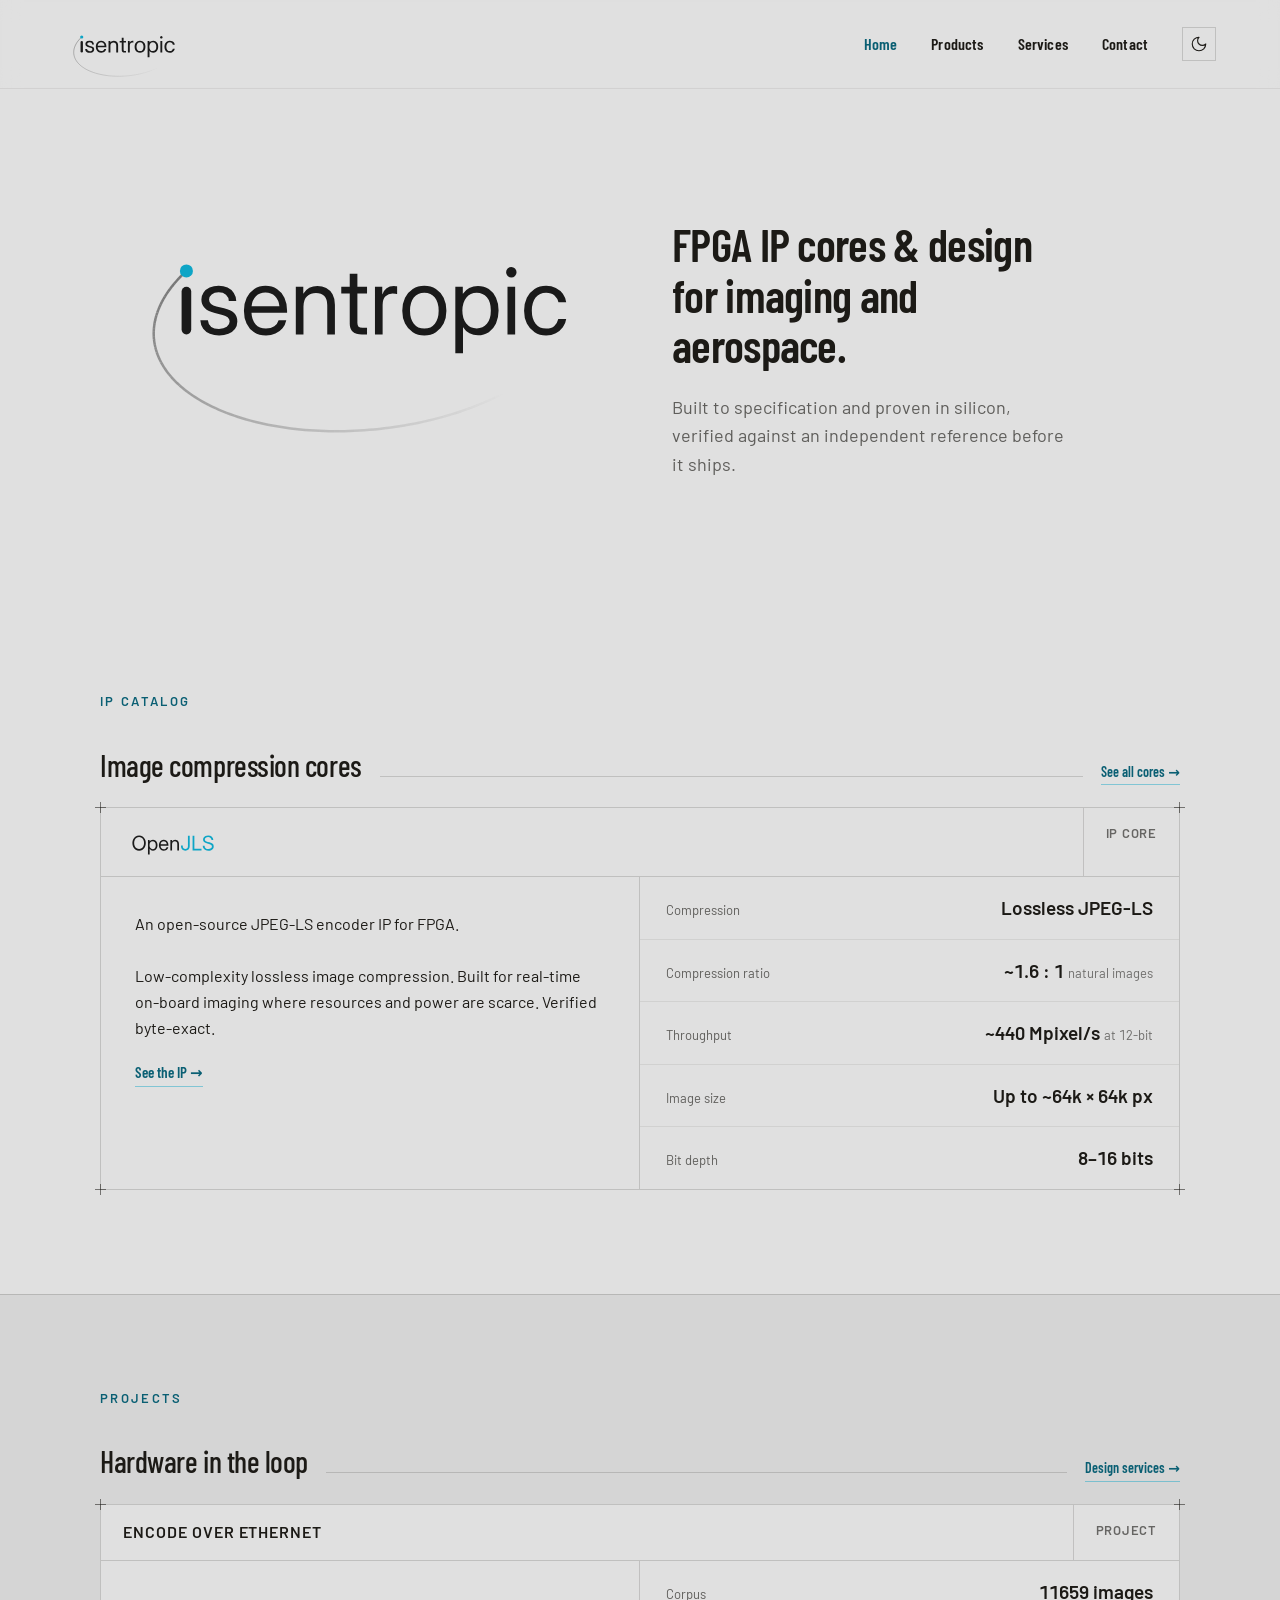
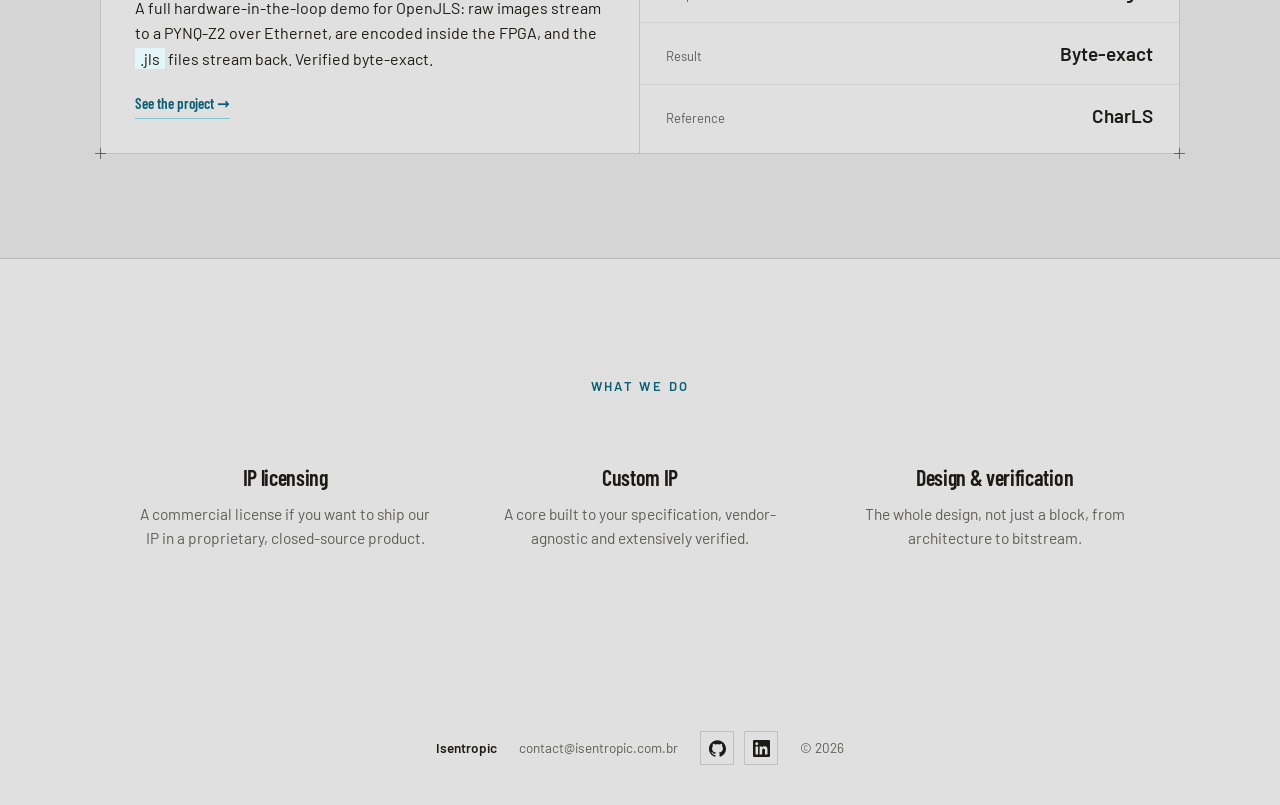
<file: export/index.html>
<!doctype html>
<html lang="en">
<head>
<meta charset="utf-8">
<meta name="viewport" content="width=device-width, initial-scale=1">
<meta name="color-scheme" content="light dark">
<meta name="darkreader-lock">
<style>
/* Industry — design-system tokens and component classes. This file is the source of truth for the system's look; retune it here and see readme.md. */
@import url('https://fonts.googleapis.com/css2?family=Barlow:wght@400;500;700&family=Barlow+Condensed:wght@400;600&display=swap');

:root {
  --color-bg: #f2f2f3;
  --color-surface: #e9e9ea;
  --color-text: #1d1f20;
  --color-accent: #5980a6;
  --color-accent-2: #728fab;
  --color-divider: color-mix(in srgb, #1d1f20 16%, transparent);

  /* Tonal ramps — generated in OKLCH on one shared lightness scale, so the
     same step of any role matches the others in visual value. */
  --color-neutral-100: #f5f5f8;
  --color-neutral-200: #e7e7ea;
  --color-neutral-300: #d4d4d7;
  --color-neutral-400: #b7b7ba;
  --color-neutral-500: #98989b;
  --color-neutral-600: #7a7a7d;
  --color-neutral-700: #5d5d60;
  --color-neutral-800: #424244;
  --color-neutral-900: #2b2b2d;

  --color-accent-100: #eef6ff;
  --color-accent-200: #d6ebff;
  --color-accent-300: #b5d9fd;
  --color-accent-400: #94bce3;
  --color-accent-500: #749dc4;
  --color-accent-600: #597ea3;
  --color-accent-700: #416180;
  --color-accent-800: #2c455d;
  --color-accent-900: #1d2d3d;

  --color-accent-2-100: #eef6ff;
  --color-accent-2-200: #d6ebff;
  --color-accent-2-300: #bdd8f2;
  --color-accent-2-400: #9ebbd8;
  --color-accent-2-500: #7e9cb8;
  --color-accent-2-600: #627d98;
  --color-accent-2-700: #486077;
  --color-accent-2-800: #314457;
  --color-accent-2-900: #1f2d3a;

  --font-heading: "Barlow Condensed", system-ui, sans-serif;
  --font-heading-weight: 600;
  --font-body: "Barlow", system-ui, sans-serif;

  --space-1: 3.4px;
  --space-2: 6.8px;
  --space-3: 10.2px;
  --space-4: 13.6px;
  --space-6: 20.4px;
  --space-8: 27.2px;

  --radius-sm: 2px;
  --radius-md: 4px;
  --radius-lg: 7px;

  /* Elevation — derived from the ground: soft ink-tinted shadows on a
     light theme, a hairline edge + ambient darkness on a dark one. */
  --shadow-sm: 0 1px 2px color-mix(in srgb, #2b2b2d 14%, transparent);
  --shadow-md: 0 3px 10px color-mix(in srgb, #2b2b2d 16%, transparent);
  --shadow-lg: 0 12px 32px color-mix(in srgb, #2b2b2d 22%, transparent);
}

body {
  background: var(--color-bg);
  color: var(--color-text);
  font-family: var(--font-body);
}
h1, h2, h3, h4 { font-family: var(--font-heading); font-weight: var(--font-heading-weight); }

.blueprint {
  position: relative;
  border: 1px solid var(--color-divider);
  border-radius: 0;
}
/* The overlay image treatments (halftone, duotone) clip their overlay
   (overflow:hidden); a blueprint wrapper draws its registration marks
   outside the box, so when both classes share a wrapper the frame must
   win. */
.blueprint.halftone, .blueprint.plate, .blueprint.duotone { overflow: visible; }
.blueprint > .corner {
  position: absolute; width: 11px; height: 11px;
  color: color-mix(in srgb, var(--color-text) 55%, transparent);
}
.blueprint > .corner::before, .blueprint > .corner::after {
  content: ""; position: absolute; background: currentColor;
}
.blueprint > .corner::before { left: 5px; top: 0; width: 1px; height: 100%; }
.blueprint > .corner::after  { top: 5px; left: 0; width: 100%; height: 1px; }
.blueprint > .corner.tl { top: -6px; left: -6px; }
.blueprint > .corner.tr { top: -6px; right: -6px; }
.blueprint > .corner.bl { bottom: -6px; left: -6px; }
.blueprint > .corner.br { bottom: -6px; right: -6px; }

.duotone{position:relative;overflow:hidden}
.duotone::after{content:"";position:absolute;inset:0;pointer-events:none;
  background:var(--color-accent);mix-blend-mode:color}

/* ══════════════════════════════════════════════════════════════════════════
   Components — built with the tokens above. Plain CSS
   on plain HTML: no JavaScript, no build step. Each class is documented in
   readme.md and demonstrated in foundations/ and components/.
   ══════════════════════════════════════════════════════════════════════ */

*, *::before, *::after { box-sizing: border-box; }
body { margin: 0; font-size: 15px; line-height: 1.55; font-weight: 400; }
h1, h2, h3, h4, h5, h6 {
  font-family: var(--font-heading); font-weight: var(--font-heading-weight);
  line-height: 1.12; letter-spacing: -0.015em; margin: 0 0 var(--space-2);
}
h1 { font-size: 42px; }
h2 { font-size: 32px; }
h3 { font-size: 25px; }
h4 { font-size: 20px; }
h5 { font-size: 16px; }
h6 { font-size: 13px; }
h6 { letter-spacing: 0.08em; text-transform: uppercase; }
p { margin: 0 0 var(--space-3); }
a { color: var(--color-accent); text-underline-offset: 3px; }
img { display: block; max-width: 100%; }
figure { margin: 0; }
figcaption {
  font-size: 11px; margin-top: var(--space-1);
  color: color-mix(in srgb, var(--color-text) 55%, transparent);
}
.text-muted { color: color-mix(in srgb, var(--color-text) 55%, transparent); }
:focus { outline: none; }
:focus-visible { outline: 2px solid var(--color-accent); outline-offset: 2px; }
::selection { background: color-mix(in srgb, var(--color-accent) 30%, transparent); }

/* — rules — */
.hr {
  height: 1px; border: 0; margin: var(--space-4) 0;
  background: var(--color-divider);
}

/* — buttons — */
.btn {
  display: inline-flex; align-items: center; justify-content: center; gap: 6px;
  cursor: pointer; text-decoration: none;
  font-family: var(--font-heading); font-weight: var(--font-heading-weight);
  font-size: 14px; line-height: 1.2; color: var(--color-text); /* matches the .input's 14px —
     the pair sits side by side in sign-up rows */
  background: transparent; border: 1px solid transparent;
  padding: var(--space-2) calc(var(--space-3) * 1.2);
  border-radius: var(--radius-md);
}
.btn svg { display: block; }
.btn:disabled { opacity: 0.45; cursor: not-allowed; }
.btn-primary { background: var(--color-accent); color: var(--color-bg); }
.btn-primary:hover { background: var(--color-accent-600); }
.btn-primary:active { background: var(--color-accent-700); }
.btn-secondary { border-color: var(--color-divider); }
.btn-secondary:hover { background: color-mix(in srgb, var(--color-text) 7%, transparent); }
.btn-secondary:active { background: color-mix(in srgb, var(--color-text) 14%, transparent); }
.btn-ghost { color: var(--color-accent); padding-inline: var(--space-1); }
.btn-ghost:hover { background: color-mix(in srgb, var(--color-accent) 10%, transparent); }
.btn-ghost:active { background: color-mix(in srgb, var(--color-accent) 18%, transparent); }
.btn-icon { width: 36px; height: 36px; padding: 0; }
.btn-block { width: 100%; margin-top: var(--space-2); }

/* — forms — */
.field > label {
  display: block; font-size: 12px; margin-bottom: 5px;
  color: color-mix(in srgb, var(--color-text) 70%, transparent);
}
.input {
  width: 100%; min-height: 36px; padding: 6px 10px; font: inherit;
  font-size: 14px; color: var(--color-text); caret-color: var(--color-accent);
  background: var(--color-surface);
  border: 1px solid var(--color-divider); border-radius: var(--radius-md);
}
.input:hover { border-color: color-mix(in srgb, var(--color-text) 45%, transparent); }
.input:focus-visible { border-color: var(--color-accent); outline-offset: 0; }
textarea.input { min-height: 90px; resize: vertical; }
.radio { display: inline-flex; align-items: center; gap: 8px; cursor: pointer; font-size: 14px; }
.radio input, .seg-opt input {
  position: absolute; opacity: 0; width: 0; height: 0; pointer-events: none;
}
.radio .dot {
  width: 16px; height: 16px; flex: none; border-radius: 50%;
  border: 1.5px solid var(--color-divider);
}
.radio:hover .dot { border-color: var(--color-accent); }
.radio input:checked + .dot {
  border-color: var(--color-accent); background: var(--color-accent);
  box-shadow: inset 0 0 0 4px var(--color-bg);
}
.radio input:focus-visible + .dot { outline: 2px solid var(--color-accent); outline-offset: 2px; }
.seg {
  display: inline-flex; overflow: hidden;
  border: 1px solid var(--color-divider); border-radius: var(--radius-md);
}
.seg-opt {
  display: inline-flex; align-items: center; gap: 6px;
  padding: 7px 12px; font-size: 13px; cursor: pointer;
}
.seg-opt + .seg-opt { border-left: 1px solid var(--color-divider); }
.seg-opt:has(input:checked) { background: var(--color-accent); color: var(--color-bg); }
.seg-opt:not(:has(input:checked)):hover { background: color-mix(in srgb, var(--color-text) 7%, transparent); }
.seg-opt:has(input:focus-visible) { outline: 2px solid var(--color-accent); outline-offset: -2px; }

/* — cards — */
.card {
  display: flex; flex-direction: column; gap: var(--space-2);
  padding: var(--space-3); border-radius: var(--radius-md); background: var(--color-surface);
}
.card-kicker { font-size: 10px; letter-spacing: 0.1em; text-transform: uppercase; color: var(--color-accent); }
.card-title {
  font-family: var(--font-heading); font-weight: var(--font-heading-weight);
  font-size: 17px; line-height: 1.2;
}
.card-body { margin: 0; font-size: 13px; opacity: 0.8; flex: 1; }
.card-meta {
  display: flex; align-items: center; gap: 6px; font-size: 11px;
  color: color-mix(in srgb, var(--color-text) 50%, transparent);
}
.elev-sm { box-shadow: var(--shadow-sm); }
.elev-md { box-shadow: var(--shadow-md); }
.elev-lg { box-shadow: var(--shadow-lg); }

/* — tags — */
.tag {
  display: inline-flex; align-items: center; font-size: 11px;
  letter-spacing: 0.02em; padding: 3px 10px;
  border-radius: calc(var(--radius-md) * 0.75);
}
.tag-accent { background: var(--color-accent-100); color: var(--color-accent-800); }
.tag-accent-2 { background: var(--color-accent-2-100); color: var(--color-accent-2-800); }
.tag-neutral { background: var(--color-neutral-100); color: var(--color-neutral-800); }
.tag-outline { border: 1px solid var(--color-accent); color: var(--color-accent); }

/* — navigation — */
.nav {
  display: flex; align-items: center; gap: var(--space-4);
  padding: var(--space-3) var(--space-4);
  border-bottom: none;
}
.nav-brand {
  font-family: var(--font-heading); font-weight: var(--font-heading-weight);
  font-size: 18px; margin-right: auto;
}
.nav a { color: inherit; text-decoration: none; font-size: 14px; }
.nav a:hover, .nav a[aria-current='page'] { color: var(--color-accent); }

/* — tables — */
.table { width: 100%; border-collapse: collapse; font-size: 14px; }
.table th {
  text-align: left; font-size: 11px; letter-spacing: 0.08em; text-transform: uppercase;
  color: color-mix(in srgb, var(--color-text) 60%, transparent);
  padding: var(--space-2); border-bottom: 1px solid var(--color-divider);
}
.table td {
  padding: var(--space-2);
  border-bottom: 1px solid color-mix(in srgb, var(--color-text) 8%, transparent);
}
.table tbody tr:hover { background: color-mix(in srgb, var(--color-text) 4%, transparent); }

/* — dialog — */
.dialog-backdrop {
  position: fixed; inset: 0; display: grid; place-items: center;
  padding: var(--space-4);
  background: color-mix(in srgb, var(--color-neutral-900) 50%, transparent);
}
.dialog {
  width: min(440px, 100%); display: flex; flex-direction: column; gap: var(--space-3);
  padding: var(--space-4); border-radius: var(--radius-lg);
  background: var(--color-surface); box-shadow: var(--shadow-lg);
}
.dialog-title {
  font-family: var(--font-heading); font-weight: var(--font-heading-weight);
  font-size: 20px;
}
.dialog-body { font-size: 14px; opacity: 0.85; }
.dialog-actions { display: flex; justify-content: flex-end; gap: var(--space-2); margin-top: var(--space-2); }

/* — blueprint frame: components are wireframe objects (see .blueprint
     and .corner above) — square, transparent, hairline-bordered — */
.card, .btn, .input, .tag, .seg, .dialog { border-radius: 0; }
.card, .dialog { background: transparent; border: 1px solid var(--color-divider); }
.btn { border: 1px solid var(--color-divider); }
.btn-primary { border-color: var(--color-accent); }
.btn-ghost { border-color: transparent; }


/* isentropic — site chrome and layout.
   Tokens come from the Industry design system (_ds/industry-…/styles.css).
   Nothing here invents color, type or spacing: it only adds page-level
   chrome the system has no component for. */

:root{ --edge:clamp(28px,5vw,88px); }

/* Warm retune of the Industry palette.
   Industry's structure, type and components are untouched — only the color
   tokens are re-pointed, which is how the system says to change its look.
   Steel #5980a6 on cool grey becomes cyan on neutral grey; the ramps keep
   Industry's perceptual lightness steps so every component still resolves.
   Note: cyan is a light accent, so the solid primary button carries a
   near-black label (5.97:1) rather than a white one (2.6:1 — fails AA).
   The light ground is #e0e0e0, a step darker than the paper it replaced, so
   accent-700 (link text) is darkened to #0a5f73 to hold 5.49:1 against it. */
:root{
  --color-bg:#e0e0e0; --color-surface:#d5d5d5; --color-text:#1c1a16;
  --color-divider:color-mix(in srgb,#1c1a16 16%,transparent);

  --color-accent:#0ea5c6;
  --color-accent-100:#e2f5f9; --color-accent-200:#b7e6f0; --color-accent-300:#7fd2e5;
  --color-accent-400:#3fbcd8; --color-accent-500:#0ea5c6; --color-accent-600:#0b8aa6;
  --color-accent-700:#0a5f73; --color-accent-800:#0a4a5a; --color-accent-900:#08323d;

  --color-accent-2:#0ea5c6;
  --color-accent-2-100:#e2f5f9; --color-accent-2-200:#b7e6f0; --color-accent-2-300:#7fd2e5;
  --color-accent-2-400:#3fbcd8; --color-accent-2-500:#0ea5c6; --color-accent-2-600:#0b8aa6;
  --color-accent-2-700:#0a5f73; --color-accent-2-800:#0a4a5a; --color-accent-2-900:#08323d;

  --color-neutral-100:#f4f0ea; --color-neutral-200:#e8e1d6; --color-neutral-300:#d7cdbe;
  --color-neutral-400:#bcaf9c; --color-neutral-500:#9d907c; --color-neutral-600:#7e7362;
  --color-neutral-700:#605749; --color-neutral-800:#443e34; --color-neutral-900:#2c2820;
}

/* ---- large-display scaling ----
   Every size in this sheet and in Industry's tokens is in px, so a 2560px
   display renders the same physical page as a 1440px one: the measure holds,
   half the screen becomes margin and the type reads small. Zooming the root
   scales the whole board at once — type, spacing, hairlines and the plate
   frames all keep their exact proportions, which retuning tokens one by one
   would not. Steps are gentle and only start above the design width. */
@media (min-width:1680px){ html{ zoom:1.12; } }
@media (min-width:2000px){ html{ zoom:1.25; } }
@media (min-width:2400px){ html{ zoom:1.38; } }
@media (min-width:3000px){ html{ zoom:1.55; } }

:root{color-scheme:light;}
html[data-theme="dark"]{color-scheme:dark;}

/* ---- dark theme ----
   Same retune move as the block above: only color tokens are re-pointed, so
   every Industry component and every color-mix() in this sheet resolves
   without change. The ground goes warm near-black and the ink warm paper.

   The accent ramp is not simply reversed — each step is set to do its job on
   the dark ground, matching the role it plays on the light one:
     100–300  tinted fills and hovers      -> deep, so they sit under the text
     400      button hover (lightens)      -> lighter than the base
     600      button pressed (deepens)     -> deeper than the base
     700      accent text, links, tags     -> light cyan, 11.2:1 on the ground
     800      link hover (lifts further)   -> lighter still
   The solid primary button keeps a near-black label in both themes. */
html[data-theme="dark"]{
  --color-bg:#16130e; --color-surface:#1f1b14; --color-text:#e0e0e0;
  --color-divider:color-mix(in srgb,#e0e0e0 16%,transparent);

  --color-accent:#22b4d4;
  --color-accent-100:#0a2128; --color-accent-200:#0c3039; --color-accent-300:#114554;
  --color-accent-400:#6bcfe6; --color-accent-500:#22b4d4; --color-accent-600:#1595b2;
  --color-accent-700:#7fd6ea; --color-accent-800:#b0e6f2; --color-accent-900:#daf3f9;

  --color-accent-2:#22b4d4;
  --color-accent-2-100:#0a2128; --color-accent-2-200:#0c3039; --color-accent-2-300:#114554;
  --color-accent-2-400:#6bcfe6; --color-accent-2-500:#22b4d4; --color-accent-2-600:#1595b2;
  --color-accent-2-700:#7fd6ea; --color-accent-2-800:#b0e6f2; --color-accent-2-900:#daf3f9;

  --color-neutral-100:#1b1813; --color-neutral-200:#272319; --color-neutral-300:#3a3428;
  --color-neutral-400:#524a3a; --color-neutral-500:#7a7060; --color-neutral-600:#9d9382;
  --color-neutral-700:#bdb4a2; --color-neutral-800:#d9d1c2; --color-neutral-900:#efe9dd;
}
/* The cyan fill is light in both themes, so its label stays near-black. */
html[data-theme="dark"] .btn-lg,
html[data-theme="dark"] .btn-lg:hover,
html[data-theme="dark"] .btn-lg:active,
html[data-theme="dark"] .btn-primary,
html[data-theme="dark"] .btn-primary:hover,
html[data-theme="dark"] .btn-primary:active{color:#16130e;}
/* Photographs are lit for paper; ease them back on the dark ground. */
html[data-theme="dark"] .bench-panel img{filter:brightness(0.84) contrast(1.04);}

html{scroll-behavior:smooth;}
body{background:var(--color-bg);color:var(--color-text);margin:0;-webkit-font-smoothing:antialiased;text-wrap:pretty;}
a{color:var(--color-accent-700);}
a:hover{color:var(--color-accent-800);}

/* ---- chrome ---- */
.site-nav{display:flex;align-items:center;gap:36px;}
/* The wordmark is a flat SVG with baked ink, so it ships in two cuts. */
.wm-dark{display:none;}
html[data-theme="dark"] .wm-light{display:none;}
html[data-theme="dark"] .wm-dark{display:block;}
.theme-btn{display:inline-grid;place-items:center;width:34px;height:34px;padding:0;border:1px solid var(--color-divider);background:transparent;color:var(--color-text);cursor:pointer;border-radius:0;transition:background .18s,border-color .18s,color .18s;}
.theme-btn > svg{grid-area:1/1;}
.theme-btn:hover{background:color-mix(in srgb,var(--color-accent) 12%,transparent);border-color:var(--color-accent);color:var(--color-accent-700);}
.theme-btn:focus-visible{outline:2px solid var(--color-accent);outline-offset:2px;}
.theme-btn .ico-sun{display:none;}
html[data-theme="dark"] .theme-btn .ico-sun{display:block;}
html[data-theme="dark"] .theme-btn .ico-moon{display:none;}
.nav-links{display:flex;align-items:center;gap:34px;}
.nlink{position:relative;color:var(--color-text);text-decoration:none;font-family:var(--font-heading);font-size:16px;font-weight:var(--font-heading-weight);letter-spacing:0.01em;transition:color .18s;}
.nlink:hover,.nlink[data-active]{color:var(--color-accent-700);}
.cta{color:var(--color-accent-700);text-decoration:none;font-family:var(--font-heading);font-weight:var(--font-heading-weight);border-bottom:1px solid color-mix(in srgb,var(--color-accent) 45%,transparent);padding-bottom:2px;transition:border-color .18s;}
.cta:hover{border-color:var(--color-accent);}
.hero-h{font-family:var(--font-heading);font-weight:var(--font-heading-weight);font-size:clamp(30px,3.6vw,46px);line-height:1.1;}
.hero-split{max-width:1180px;margin:0 auto;box-sizing:border-box;width:100%;display:grid;grid-template-columns:1fr 1fr;align-items:center;gap:clamp(32px,5vw,80px);}
.hero-logo img{width:100%;max-width:520px;height:auto;}
@media(max-width:900px){
  .hero-split{grid-template-columns:1fr;justify-items:center;text-align:center;}
  .hero-split .hero-h,.hero-split p{margin-inline:auto !important;}
  .hero-logo img{max-width:340px;}
}
.sec-head{font-size:clamp(26px,3.2vw,36px);margin:0;display:flex;align-items:baseline;gap:16px;color:var(--color-accent-700);}
.sec-no{color:color-mix(in srgb,var(--color-accent-700) 45%,transparent);font-feature-settings:'tnum' 1;}
.kicker{font-size:12px;letter-spacing:0.16em;text-transform:uppercase;color:var(--color-accent-700);font-weight:600;}
.wrap{max-width:940px;margin:0 auto;}

/* ---- social ---- */
.social{display:inline-flex;align-items:center;gap:10px;}
.sico{display:inline-grid;place-items:center;width:34px;height:34px;border:1px solid var(--color-divider);color:var(--color-text);text-decoration:none;transition:background .18s,border-color .18s,color .18s;}
.sico:hover{background:color-mix(in srgb,var(--color-accent) 12%,transparent);border-color:var(--color-accent);color:var(--color-accent-700);}
.sico:focus-visible{outline:2px solid var(--color-accent);outline-offset:2px;}

/* ---- controls ---- */
.btn-lg{position:relative;display:inline-flex;align-items:center;justify-content:center;gap:8px;font-family:var(--font-heading);font-weight:var(--font-heading-weight);font-size:17px;letter-spacing:0.01em;padding:15px 32px;text-decoration:none;background:var(--color-accent);color:var(--color-text);border:1px solid var(--color-accent);border-radius:0;transition:background .18s,border-color .18s;}
.btn-lg:hover{background:var(--color-accent-400);border-color:var(--color-accent-400);color:var(--color-text);}
.btn-lg:active{background:var(--color-accent-600);border-color:var(--color-accent-600);color:var(--color-text);}
.btn-lg:focus-visible{outline:2px solid var(--color-accent);outline-offset:3px;}
.caro-btn{display:inline-flex;align-items:center;justify-content:center;width:44px;height:44px;border:1px solid var(--color-divider);background:transparent;cursor:pointer;color:var(--color-text);transition:background .18s,border-color .18s;}
.caro-btn:hover{background:color-mix(in srgb,var(--color-accent) 10%,transparent);border-color:var(--color-accent);}
.caro-btn:focus-visible{outline:2px solid var(--color-accent);outline-offset:2px;}
.dot{width:28px;height:28px;display:inline-grid;place-items:center;padding:0;border:0;background:none;cursor:pointer;appearance:none;-webkit-appearance:none;}
.dot::before{content:"";width:9px;height:9px;border:1px solid var(--color-accent-700);background:transparent;transition:background .18s;}
.dot[data-on="1"]::before{background:var(--color-accent-700);}
.dot:focus-visible{outline:2px solid var(--color-accent);outline-offset:0;}

/* Same pairing problem as .btn-lg: Industry's .btn-primary is an accent fill
   with a --color-bg label, which on the cyan measures 2.20:1. The label
   goes dark (5.97:1) and hover lightens rather than darkens, to suit it. */
.btn-primary{color:var(--color-text);}
.btn-primary:hover{background:var(--color-accent-400);border-color:var(--color-accent-400);color:var(--color-text);}
.btn-primary:active{background:var(--color-accent-600);border-color:var(--color-accent-600);color:var(--color-text);}

/* Industry's .tag-outline draws label and border in --color-accent. On the
   ground that measures 2.20:1 — below AA for an 11px label and below the
   3:1 UI-boundary minimum. The system's own rule is that paragraph-size accent
   text takes a deep ramp step, so tags use accent-700 (5.49:1). */
.tag-outline{color:var(--color-accent-700);border-color:var(--color-accent-700);}

/* ---- tables ---- */
.spec-tbl{width:100%;border-collapse:collapse;}
.spec-tbl td{padding:15px 0;border-bottom:1px solid color-mix(in srgb,var(--color-text) 9%,transparent);vertical-align:baseline;font-size:15.5px;line-height:1.5;}
.spec-tbl td:first-child{width:34%;color:color-mix(in srgb,var(--color-text) 62%,transparent);padding-right:24px;}
.spec-tbl td:last-child{font-weight:500;}
.spec-tbl tr:last-child td{border-bottom:0;}

/* ---- image plates: Industry duotone inside a blueprint frame ---- */
.plate-fig{margin:0;display:flex;flex-direction:column;gap:12px;}
.bench-pair{display:grid;grid-template-columns:1fr 1fr;gap:1px;background:var(--color-divider);}
.bench-panel{position:relative;overflow:hidden;min-width:0;}
.bench-panel .duotone{width:100%;height:100%;}
.bench-panel img{width:100%;height:100%;object-fit:cover;display:block;}
.bench-tag{position:absolute;left:10px;bottom:9px;z-index:2;font-size:11px;letter-spacing:0.13em;
  text-transform:uppercase;font-weight:600;color:var(--color-bg);
  background:color-mix(in srgb,var(--color-neutral-900) 82%,transparent);padding:4px 8px;}
.bench-link{position:absolute;z-index:3;left:50%;top:50%;transform:translate(-50%,-50%);
  font-size:11px;letter-spacing:0.16em;text-transform:uppercase;font-weight:600;
  color:var(--color-text);background:var(--color-bg);padding:5px 9px;
  border:1px solid var(--color-accent-700);white-space:nowrap;}
@media (max-width:640px){
  .bench-pair{grid-template-columns:1fr;}
  .bench-panel{height:210px !important;}
}
/* Charts hold their own minimum width: below it the axis labels stop being
   legible, so the figure pans horizontally instead of shrinking to nothing. */
.chart-scroll{overflow-x:auto;overflow-y:hidden;-webkit-overflow-scrolling:touch;}
.chart-scroll > svg{min-width:620px;}
.plate-fig > .plate-cap{order:-1;}
.plate-cap{font-size:12px;letter-spacing:0.14em;text-transform:uppercase;color:color-mix(in srgb,var(--color-text) 66%,transparent);font-weight:600;}
.chart-cap{font-size:18px;letter-spacing:0;text-transform:none;color:var(--color-text);display:flex;align-items:baseline;gap:12px;flex-wrap:wrap;}
.fig-no{color:color-mix(in srgb,var(--color-accent-700) 70%,transparent);font-feature-settings:'tnum' 1;}
.sweep-head{display:flex;flex-direction:column;gap:10px;border-top:1px solid color-mix(in srgb,var(--color-text) 20%,transparent);padding-top:30px;margin-top:20px;}
.sweep-title{font-size:22px;margin:0;display:flex;align-items:baseline;gap:12px;}
.num-title{display:flex;align-items:baseline;gap:0.45em;}
.sweep-num{color:color-mix(in srgb,var(--color-accent-700) 70%,transparent);font-feature-settings:'tnum' 1;}
.sweep-lead{font-size:16.5px;line-height:1.62;margin:0;max-width:74ch;color:color-mix(in srgb,var(--color-text) 78%,transparent);}

/* ---- layout primitives (in CSS so they can collapse responsively) ---- */
.g-2{display:grid;grid-template-columns:1fr 1fr;}
.g-3{display:grid;grid-template-columns:repeat(3,1fr);}
.g-5{display:grid;grid-template-columns:repeat(5,1fr);}
.g-split{display:grid;grid-template-columns:1.15fr 0.85fr;}
.cell{padding:44px;}
.cell-m{padding:38px;}
.cell-s{padding:34px;}
.divide-r{border-right:1px solid var(--color-divider);}

@media(max-width:980px){
  /* 5 stages never divide evenly into 3 or 2 columns — let the last one span
     the remainder so the strip doesn't end on a dead tile. */
  .g-5{grid-template-columns:repeat(3,1fr);}
  .g-5 > :last-child{grid-column:span 2;}
}
@media(max-width:900px){
  .g-2,.g-3,.g-split{grid-template-columns:1fr;}
  .divide-r{border-right:0;border-bottom:1px solid var(--color-divider);}
}
@media(max-width:700px){
  .site-nav{flex-wrap:wrap;gap:8px 24px;}
  .nav-links{width:100%;gap:26px;}
  .g-5{grid-template-columns:1fr 1fr;}
}
@media(max-width:640px){
  .cell,.cell-m,.cell-s{padding:26px 22px;}
  .spec-tbl td:first-child{width:42%;padding-right:16px;}
}
@media(max-width:460px){
  .g-5{grid-template-columns:1fr;}
  .g-5 > :last-child{grid-column:auto;}
}

</style>
<script>
/* isentropic — theme switch.
   Applies the saved (or system) theme to <html data-theme> before the page
   paints, and delegates clicks on any [data-theme-toggle] control. Loaded
   from every page's <helmet>; the guard keeps the listener single. */
(function () {
  var KEY = 'isentropic-theme';
  var root = document.documentElement;
  var saved = null;
  try { saved = localStorage.getItem(KEY); } catch (e) {}
  var system = window.matchMedia && matchMedia('(prefers-color-scheme: dark)').matches ? 'dark' : 'light';
  root.setAttribute('data-theme', saved === 'dark' || saved === 'light' ? saved : system);

  if (window.__isentropicThemeBound) return;
  window.__isentropicThemeBound = true;
  document.addEventListener('click', function (e) {
    var btn = e.target && e.target.closest && e.target.closest('[data-theme-toggle]');
    if (!btn) return;
    var next = root.getAttribute('data-theme') === 'dark' ? 'light' : 'dark';
    root.setAttribute('data-theme', next);
    try { localStorage.setItem(KEY, next); } catch (err) {}
  });
})();
</script>
<link rel="icon" href="assets/isentropic-icon-round-dark-512.png">
<title>Isentropic — FPGA IP cores &amp; design for imaging and aerospace</title>
<meta name="description" content="Isentropic builds high-technology FPGA hardware for imaging and aerospace: FPGA design &amp; verification services and licensable IP cores including OpenJLS, a JPEG-LS encoder for FPGAs.">
<link rel="canonical" href="https://isentropic.com.br/">
<meta property="og:type" content="website">
<meta property="og:site_name" content="Isentropic">
<meta property="og:title" content="Isentropic — FPGA IP cores &amp; design for imaging and aerospace">
<meta property="og:description" content="FPGA design &amp; verification and IP cores for imaging and aerospace, built with engineering rigor.">
<meta property="og:image" content="https://isentropic.com.br/assets/og-card.png?v=2">
<meta property="og:image:width" content="1200">
<meta property="og:image:height" content="630">
<meta property="og:image:type" content="image/png">
<meta property="og:image:alt" content="Isentropic — FPGA IP cores &amp; design for imaging and aerospace">
<meta property="og:url" content="https://isentropic.com.br/">
<meta name="twitter:card" content="summary_large_image">
<meta name="twitter:image" content="https://isentropic.com.br/assets/og-card.png?v=2">
<meta name="twitter:image:alt" content="Isentropic — FPGA IP cores &amp; design for imaging and aerospace">
<script type="application/ld+json">
{"@context":"https://schema.org","@type":"Organization","name":"Isentropic","url":"https://isentropic.com.br/","logo":"https://isentropic.com.br/assets/isentropic-icon-512.png","sameAs":["https://github.com/isentropic-fpga","https://www.linkedin.com/company/isentropic-fpga/"],"email":"contact@isentropic.com.br","description":"FPGA design & verification and IP cores for the imaging and aerospace industry.","knowsAbout":["FPGA design","Hardware verification","JPEG-LS","Image compression","Aerospace electronics"]}
</script>
<link rel="preconnect" href="https://fonts.googleapis.com">
<link rel="preconnect" href="https://fonts.gstatic.com" crossorigin="">
</head>
<body>
<div style="min-height:100%;display:flex;flex-direction:column;">
  <nav class="site-nav" style="padding:14px var(--edge);position:sticky;top:0;background:color-mix(in srgb,var(--color-bg) 88%,transparent);backdrop-filter:blur(10px);z-index:10;border-bottom:1px solid color-mix(in srgb,var(--color-text) 7%,transparent);">
    <a href="/" aria-label="Isentropic — home" style="margin-right:auto;display:flex;align-items:center;"><img class="wm-light" src="assets/isentropic-wordmark.svg" alt="" style="height:60px;position:relative;top:12px;"><img class="wm-dark" src="assets/isentropic-wordmark-dark.svg" alt="" style="height:60px;position:relative;top:12px;"></a>
    <div class="nav-links">
      <a href="/" class="nlink" data-active="">Home</a>
      <a href="/products" class="nlink">Products</a>
      <a href="/services" class="nlink">Services</a>
      <a href="/contact" class="nlink">Contact</a>
      <button type="button" class="theme-btn" data-theme-toggle="" aria-label="Switch color theme" title="Switch color theme">
        <svg class="ico-moon" width="18" height="18" viewBox="0 0 24 24" fill="none" stroke="currentColor" stroke-width="1.5" stroke-linecap="round" stroke-linejoin="round" aria-hidden="true"><path d="M12 3a6 6 0 0 0 9 9 9 9 0 1 1-9-9Z"></path></svg>
        <svg class="ico-sun" width="18" height="18" viewBox="0 0 24 24" fill="none" stroke="currentColor" stroke-width="1.5" stroke-linecap="round" stroke-linejoin="round" aria-hidden="true"><circle cx="12" cy="12" r="4"></circle><path d="M12 2v2"></path><path d="M12 20v2"></path><path d="m4.93 4.93 1.41 1.41"></path><path d="m17.66 17.66 1.41 1.41"></path><path d="M2 12h2"></path><path d="M20 12h2"></path><path d="m6.34 17.66-1.41 1.41"></path><path d="m19.07 4.93-1.41 1.41"></path></svg>
      </button>
    </div>
  </nav>

  <!-- HERO -->
  <section class="hero-split" style="padding:130px var(--edge) 120px;">
    <div class="hero-logo"><img class="wm-light" src="assets/isentropic-wordmark.svg" alt="Isentropic"><img class="wm-dark" src="assets/isentropic-wordmark-dark.svg" alt="Isentropic"></div>
    <div style="display:flex;flex-direction:column;gap:22px;">
      <h1 class="hero-h" style="margin:0;max-width:18ch;">FPGA IP cores &amp; design for imaging and aerospace.</h1>
      <p style="font-size:clamp(16px,1.6vw,18px);line-height:1.58;font-weight:400;margin:0;max-width:40ch;color:color-mix(in srgb,var(--color-text) 66%,transparent);">Built to specification and proven in silicon, verified against an independent reference before it ships.</p>
    </div>
  </section>


  <!-- INTRO -->
  

  <!-- IP CATALOG -->
  <section style="padding:96px var(--edge) 104px;">
    <div style="max-width:1080px;margin:0 auto;display:flex;flex-direction:column;gap:40px;">
      <h2 style="font-family:var(--font-body);margin:0;font-size:13px;letter-spacing:0.18em;text-transform:uppercase;color:var(--color-accent-700);font-weight:600;">IP catalog</h2>

      <div style="display:flex;flex-direction:column;gap:22px;">
        <div style="display:flex;align-items:baseline;gap:18px;">
          <h3 style="margin:0;font-size:clamp(24px,3vw,30px);font-weight:500;white-space:nowrap;">Image compression cores</h3>
          <span style="flex:1;height:1px;background:var(--color-divider);"></span>
          <a href="/products" class="cta" style="font-size:14px;white-space:nowrap;">See all cores →</a>
        </div>

          <article style="box-sizing:border-box;">
            <div class="blueprint" style="background:var(--color-bg);">
              <i class="corner tl"></i><i class="corner tr"></i><i class="corner bl"></i><i class="corner br"></i>
              <header style="display:flex;flex-wrap:wrap;align-items:stretch;border-bottom:1px solid var(--color-divider);">
                <span style="flex:1;min-width:16ch;padding:15px 22px;font-size:13px;letter-spacing:0.06em;text-transform:uppercase;font-weight:600;display:flex;align-items:center;"><img class="wm-light" src="assets/openjls-wordmark.svg" alt="OpenJLS" style="height:38px;"><img class="wm-dark" src="assets/openjls-wordmark-dark.svg" alt="OpenJLS" style="height:38px;"></span>
                <span style="border-left:1px solid var(--color-divider);padding:15px 22px;font-size:13px;letter-spacing:0.06em;text-transform:uppercase;font-weight:600;color:color-mix(in srgb,var(--color-text) 62%,transparent);white-space:nowrap;">IP Core</span>
              </header>
              <div class="g-2">
                <div class="cell-s divide-r" style="display:flex;flex-direction:column;gap:20px;">
                  <p style="font-size:16px;line-height:1.62;margin:0;">An open-source JPEG-LS encoder IP for FPGA.<br><br>Low-complexity lossless image compression. Built for real-time on-board imaging where resources and power are scarce. Verified byte-exact.</p>
                  <a href="/openjls" class="cta" style="font-size:15px;align-self:flex-start;">See the IP →</a>
                </div>
                <dl style="margin:0;">
                  <div style="display:flex;justify-content:space-between;align-items:baseline;padding:16px 26px;border-bottom:1px solid color-mix(in srgb,var(--color-text) 8%,transparent);">
                    <dt style="font-size:13px;color:color-mix(in srgb,var(--color-text) 66%,transparent);">Compression</dt>
                    <dd style="margin:0;font-size:19px;font-weight:600;">Lossless JPEG-LS</dd>
                  </div>
                  <div style="display:flex;justify-content:space-between;align-items:baseline;padding:16px 26px;border-bottom:1px solid color-mix(in srgb,var(--color-text) 8%,transparent);">
                    <dt style="font-size:13px;color:color-mix(in srgb,var(--color-text) 66%,transparent);">Compression ratio</dt>
                    <dd style="margin:0;font-size:19px;font-weight:600;font-feature-settings:'tnum' 1;">~1.6 : 1 <span style="font-size:13px;font-weight:400;color:color-mix(in srgb,var(--color-text) 58%,transparent);">natural images</span></dd>
                  </div>
                  <div style="display:flex;justify-content:space-between;align-items:baseline;padding:16px 26px;border-bottom:1px solid color-mix(in srgb,var(--color-text) 8%,transparent);">
                    <dt style="font-size:13px;color:color-mix(in srgb,var(--color-text) 66%,transparent);">Throughput</dt>
                    <dd style="margin:0;font-size:19px;font-weight:600;font-feature-settings:'tnum' 1;">~440 Mpixel/s <span style="font-size:13px;font-weight:400;color:color-mix(in srgb,var(--color-text) 58%,transparent);">at 12&#8209;bit</span></dd>
                  </div>
                  <div style="display:flex;justify-content:space-between;align-items:baseline;padding:16px 26px;border-bottom:1px solid color-mix(in srgb,var(--color-text) 8%,transparent);">
                    <dt style="font-size:13px;color:color-mix(in srgb,var(--color-text) 66%,transparent);">Image size</dt>
                    <dd style="margin:0;font-size:19px;font-weight:600;font-feature-settings:'tnum' 1;">Up to ~64k × 64k px</dd>
                  </div>
                  <div style="display:flex;justify-content:space-between;align-items:baseline;padding:16px 26px;">
                    <dt style="font-size:13px;color:color-mix(in srgb,var(--color-text) 66%,transparent);">Bit depth</dt>
                    <dd style="margin:0;font-size:19px;font-weight:600;font-feature-settings:'tnum' 1;">8–16 bits</dd>
                  </div>
                </dl>
              </div>
            </div>
          </article>
      </div>
    </div>
  </section>

  <!-- PROJECTS -->
  <section style="background:var(--color-surface);border-top:1px solid var(--color-divider);border-bottom:1px solid var(--color-divider);padding:96px var(--edge) 104px;">
    <div style="max-width:1080px;margin:0 auto;display:flex;flex-direction:column;gap:40px;">
      <h2 style="font-family:var(--font-body);margin:0;font-size:13px;letter-spacing:0.18em;text-transform:uppercase;color:var(--color-accent-700);font-weight:600;">Projects</h2>

      <div style="display:flex;flex-direction:column;gap:22px;">
        <div style="display:flex;align-items:baseline;gap:18px;">
          <h3 style="margin:0;font-size:clamp(24px,3vw,30px);font-weight:500;white-space:nowrap;">Hardware in the loop</h3>
          <span style="flex:1;height:1px;background:var(--color-divider);"></span>
          <a href="/services" class="cta" style="font-size:14px;white-space:nowrap;">Design services →</a>
        </div>

          <article style="box-sizing:border-box;">
            <div class="blueprint" style="background:var(--color-bg);">
              <i class="corner tl"></i><i class="corner tr"></i><i class="corner bl"></i><i class="corner br"></i>
              <header style="display:flex;flex-wrap:wrap;align-items:stretch;border-bottom:1px solid var(--color-divider);">
                <span style="flex: 1; min-width: 16ch; padding: 15px 22px; font-size: 16px; letter-spacing: 0.06em; text-transform: uppercase; font-weight: 600">Encode Over Ethernet</span>
                <span style="border-left:1px solid var(--color-divider);padding:15px 22px;font-size:13px;letter-spacing:0.06em;text-transform:uppercase;font-weight:600;color:color-mix(in srgb,var(--color-text) 62%,transparent);white-space:nowrap;">Project</span>
              </header>
              <div class="g-2">
                <div class="cell-s divide-r" style="display:flex;flex-direction:column;gap:20px;">
                  <p style="font-size:16px;line-height:1.62;margin:0;">A full hardware-in-the-loop demo for OpenJLS: raw images stream to a PYNQ-Z2 over Ethernet, are encoded inside the FPGA, and the <code style="font-family: inherit; background: var(--color-accent-100); padding: 1px 5px;">.jls</code>&nbsp;files stream back. Verified byte-exact.</p>
                  <a href="/services" class="cta" style="font-size:15px;align-self:flex-start;">See the project →</a>
                </div>
                <dl style="margin:0;">
                  <div style="display:flex;justify-content:space-between;align-items:baseline;padding:16px 26px;border-bottom:1px solid color-mix(in srgb,var(--color-text) 8%,transparent);">
                    <dt style="font-size:13px;color:color-mix(in srgb,var(--color-text) 66%,transparent);">Corpus</dt>
                    <dd style="margin:0;font-size:19px;font-weight:600;font-feature-settings:'tnum' 1;">11659 images</dd>
                  </div>
                  <div style="display:flex;justify-content:space-between;align-items:baseline;padding:16px 26px;border-bottom:1px solid color-mix(in srgb,var(--color-text) 8%,transparent);">
                    <dt style="font-size:13px;color:color-mix(in srgb,var(--color-text) 66%,transparent);">Result</dt>
                    <dd style="margin:0;font-size:19px;font-weight:600;">Byte-exact</dd>
                  </div>
                  <div style="display:flex;justify-content:space-between;align-items:baseline;padding:16px 26px;">
                    <dt style="font-size:13px;color:color-mix(in srgb,var(--color-text) 66%,transparent);">Reference</dt>
                    <dd style="margin:0;font-size:19px;font-weight:600;">CharLS</dd>
                  </div>
                </dl>
              </div>
            </div>
          </article>
      </div>
    </div>
  </section>

  <!-- WHAT WE DO -->
  <section style="padding:120px var(--edge) 140px;display:flex;flex-direction:column;align-items:center;gap:72px;">
    <h2 style="font-family:var(--font-body);margin:0;white-space:nowrap;font-size:13px;letter-spacing:0.18em;text-transform:uppercase;color:var(--color-accent-700);font-weight:600;">What we do</h2>
    <div class="g-3" style="gap:clamp(40px,5vw,72px);max-width:1000px;">
      <div style="display:flex;flex-direction:column;gap:12px;text-align:center;">
        <h3 style="font-size:22px;margin:0;">IP licensing</h3>
        <p style="font-size:15.5px;line-height:1.6;margin:0;color:color-mix(in srgb,var(--color-text) 66%,transparent);">A commercial license if you want to ship our IP in a proprietary, closed-source product.</p>
      </div>
      <div style="display:flex;flex-direction:column;gap:12px;text-align:center;">
        <h3 style="font-size:22px;margin:0;">Custom IP</h3>
        <p style="font-size:15.5px;line-height:1.6;margin:0;color:color-mix(in srgb,var(--color-text) 66%,transparent);">A core built to your specification, vendor-agnostic and extensively verified.</p>
      </div>
      <div style="display:flex;flex-direction:column;gap:12px;text-align:center;">
        <h3 style="font-size:22px;margin:0;">Design &amp; verification</h3>
        <p style="font-size:15.5px;line-height:1.6;margin:0;color:color-mix(in srgb,var(--color-text) 66%,transparent);">The whole design, not just a block, from architecture to bitstream.</p>
      </div>
    </div>
  </section>

  <!-- FOOTER -->
  <footer style="margin-top:auto;display:flex;flex-wrap:wrap;justify-content:center;align-items:center;gap:22px;padding:40px var(--edge);font-size:13.5px;color:color-mix(in srgb,var(--color-text) 66%,transparent);">
    <span style="font-weight:600;color:var(--color-text);">Isentropic</span>
    <a href="mailto:contact@isentropic.com.br" style="color:inherit;text-decoration:none;">contact@isentropic.com.br</a>
    <span class="social">
      <a href="https://github.com/isentropic-fpga" target="_blank" rel="noopener" class="sico" aria-label="Isentropic on GitHub" title="GitHub"><svg width="17" height="17" viewBox="0 0 24 24" fill="currentColor" aria-hidden="true"><path d="M12 .297c-6.63 0-12 5.373-12 12 0 5.303 3.438 9.8 8.205 11.385.6.113.82-.258.82-.577 0-.285-.01-1.04-.015-2.04-3.338.724-4.042-1.61-4.042-1.61C4.422 18.07 3.633 17.7 3.633 17.7c-1.087-.744.084-.729.084-.729 1.205.084 1.838 1.236 1.838 1.236 1.07 1.835 2.809 1.305 3.495.998.108-.776.417-1.305.76-1.605-2.665-.3-5.466-1.332-5.466-5.93 0-1.31.465-2.38 1.235-3.22-.135-.303-.54-1.523.105-3.176 0 0 1.005-.322 3.3 1.23.96-.267 1.98-.399 3-.405 1.02.006 2.04.138 3 .405 2.28-1.552 3.285-1.23 3.285-1.23.645 1.653.24 2.873.12 3.176.765.84 1.23 1.91 1.23 3.22 0 4.61-2.805 5.625-5.475 5.92.42.36.81 1.096.81 2.22 0 1.606-.015 2.896-.015 3.286 0 .315.21.69.825.57C20.565 22.092 24 17.592 24 12.297c0-6.627-5.373-12-12-12"></path></svg></a>
      <a href="https://www.linkedin.com/company/isentropic-fpga/" target="_blank" rel="noopener" class="sico" aria-label="Isentropic on LinkedIn" title="LinkedIn"><svg width="17" height="17" viewBox="0 0 24 24" fill="currentColor" aria-hidden="true"><path d="M20.447 20.452h-3.554v-5.569c0-1.328-.027-3.037-1.852-3.037-1.853 0-2.136 1.445-2.136 2.939v5.667H9.351V9h3.414v1.561h.046c.477-.9 1.637-1.85 3.37-1.85 3.601 0 4.267 2.37 4.267 5.455v6.286zM5.337 7.433c-1.144 0-2.063-.926-2.063-2.065 0-1.138.92-2.063 2.063-2.063 1.14 0 2.064.925 2.064 2.063 0 1.139-.925 2.065-2.064 2.065zm1.782 13.019H3.555V9h3.564v11.452zM22.225 0H1.771C.792 0 0 .774 0 1.729v20.542C0 23.227.792 24 1.771 24h20.451C23.2 24 24 23.227 24 22.271V1.729C24 .774 23.2 0 22.222 0h.003z"></path></svg></a>
    </span>
    <span>© 2026</span>
  </footer>
</div>
</body>
</html>
</file>
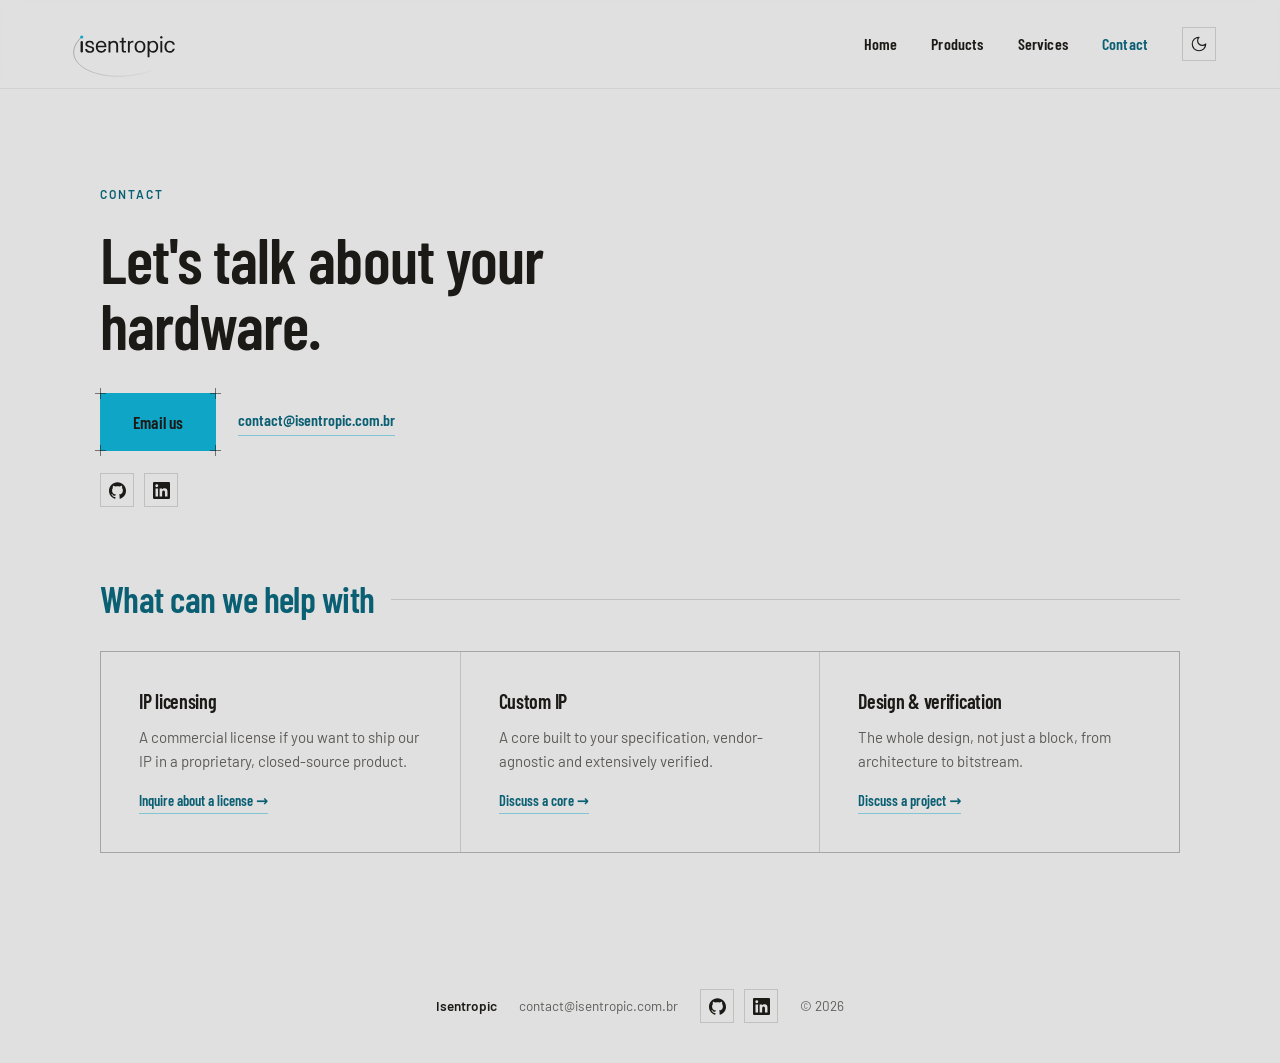
<file: export/contact.html>
<!doctype html>
<html lang="en">
<head>
<meta charset="utf-8">
<meta name="viewport" content="width=device-width, initial-scale=1">
<meta name="color-scheme" content="light dark">
<meta name="darkreader-lock">
<style>
/* Industry — design-system tokens and component classes. This file is the source of truth for the system's look; retune it here and see readme.md. */
@import url('https://fonts.googleapis.com/css2?family=Barlow:wght@400;500;700&family=Barlow+Condensed:wght@400;600&display=swap');

:root {
  --color-bg: #f2f2f3;
  --color-surface: #e9e9ea;
  --color-text: #1d1f20;
  --color-accent: #5980a6;
  --color-accent-2: #728fab;
  --color-divider: color-mix(in srgb, #1d1f20 16%, transparent);

  /* Tonal ramps — generated in OKLCH on one shared lightness scale, so the
     same step of any role matches the others in visual value. */
  --color-neutral-100: #f5f5f8;
  --color-neutral-200: #e7e7ea;
  --color-neutral-300: #d4d4d7;
  --color-neutral-400: #b7b7ba;
  --color-neutral-500: #98989b;
  --color-neutral-600: #7a7a7d;
  --color-neutral-700: #5d5d60;
  --color-neutral-800: #424244;
  --color-neutral-900: #2b2b2d;

  --color-accent-100: #eef6ff;
  --color-accent-200: #d6ebff;
  --color-accent-300: #b5d9fd;
  --color-accent-400: #94bce3;
  --color-accent-500: #749dc4;
  --color-accent-600: #597ea3;
  --color-accent-700: #416180;
  --color-accent-800: #2c455d;
  --color-accent-900: #1d2d3d;

  --color-accent-2-100: #eef6ff;
  --color-accent-2-200: #d6ebff;
  --color-accent-2-300: #bdd8f2;
  --color-accent-2-400: #9ebbd8;
  --color-accent-2-500: #7e9cb8;
  --color-accent-2-600: #627d98;
  --color-accent-2-700: #486077;
  --color-accent-2-800: #314457;
  --color-accent-2-900: #1f2d3a;

  --font-heading: "Barlow Condensed", system-ui, sans-serif;
  --font-heading-weight: 600;
  --font-body: "Barlow", system-ui, sans-serif;

  --space-1: 3.4px;
  --space-2: 6.8px;
  --space-3: 10.2px;
  --space-4: 13.6px;
  --space-6: 20.4px;
  --space-8: 27.2px;

  --radius-sm: 2px;
  --radius-md: 4px;
  --radius-lg: 7px;

  /* Elevation — derived from the ground: soft ink-tinted shadows on a
     light theme, a hairline edge + ambient darkness on a dark one. */
  --shadow-sm: 0 1px 2px color-mix(in srgb, #2b2b2d 14%, transparent);
  --shadow-md: 0 3px 10px color-mix(in srgb, #2b2b2d 16%, transparent);
  --shadow-lg: 0 12px 32px color-mix(in srgb, #2b2b2d 22%, transparent);
}

body {
  background: var(--color-bg);
  color: var(--color-text);
  font-family: var(--font-body);
}
h1, h2, h3, h4 { font-family: var(--font-heading); font-weight: var(--font-heading-weight); }

.blueprint {
  position: relative;
  border: 1px solid var(--color-divider);
  border-radius: 0;
}
/* The overlay image treatments (halftone, duotone) clip their overlay
   (overflow:hidden); a blueprint wrapper draws its registration marks
   outside the box, so when both classes share a wrapper the frame must
   win. */
.blueprint.halftone, .blueprint.plate, .blueprint.duotone { overflow: visible; }
.blueprint > .corner {
  position: absolute; width: 11px; height: 11px;
  color: color-mix(in srgb, var(--color-text) 55%, transparent);
}
.blueprint > .corner::before, .blueprint > .corner::after {
  content: ""; position: absolute; background: currentColor;
}
.blueprint > .corner::before { left: 5px; top: 0; width: 1px; height: 100%; }
.blueprint > .corner::after  { top: 5px; left: 0; width: 100%; height: 1px; }
.blueprint > .corner.tl { top: -6px; left: -6px; }
.blueprint > .corner.tr { top: -6px; right: -6px; }
.blueprint > .corner.bl { bottom: -6px; left: -6px; }
.blueprint > .corner.br { bottom: -6px; right: -6px; }

.duotone{position:relative;overflow:hidden}
.duotone::after{content:"";position:absolute;inset:0;pointer-events:none;
  background:var(--color-accent);mix-blend-mode:color}

/* ══════════════════════════════════════════════════════════════════════════
   Components — built with the tokens above. Plain CSS
   on plain HTML: no JavaScript, no build step. Each class is documented in
   readme.md and demonstrated in foundations/ and components/.
   ══════════════════════════════════════════════════════════════════════ */

*, *::before, *::after { box-sizing: border-box; }
body { margin: 0; font-size: 15px; line-height: 1.55; font-weight: 400; }
h1, h2, h3, h4, h5, h6 {
  font-family: var(--font-heading); font-weight: var(--font-heading-weight);
  line-height: 1.12; letter-spacing: -0.015em; margin: 0 0 var(--space-2);
}
h1 { font-size: 42px; }
h2 { font-size: 32px; }
h3 { font-size: 25px; }
h4 { font-size: 20px; }
h5 { font-size: 16px; }
h6 { font-size: 13px; }
h6 { letter-spacing: 0.08em; text-transform: uppercase; }
p { margin: 0 0 var(--space-3); }
a { color: var(--color-accent); text-underline-offset: 3px; }
img { display: block; max-width: 100%; }
figure { margin: 0; }
figcaption {
  font-size: 11px; margin-top: var(--space-1);
  color: color-mix(in srgb, var(--color-text) 55%, transparent);
}
.text-muted { color: color-mix(in srgb, var(--color-text) 55%, transparent); }
:focus { outline: none; }
:focus-visible { outline: 2px solid var(--color-accent); outline-offset: 2px; }
::selection { background: color-mix(in srgb, var(--color-accent) 30%, transparent); }

/* — rules — */
.hr {
  height: 1px; border: 0; margin: var(--space-4) 0;
  background: var(--color-divider);
}

/* — buttons — */
.btn {
  display: inline-flex; align-items: center; justify-content: center; gap: 6px;
  cursor: pointer; text-decoration: none;
  font-family: var(--font-heading); font-weight: var(--font-heading-weight);
  font-size: 14px; line-height: 1.2; color: var(--color-text); /* matches the .input's 14px —
     the pair sits side by side in sign-up rows */
  background: transparent; border: 1px solid transparent;
  padding: var(--space-2) calc(var(--space-3) * 1.2);
  border-radius: var(--radius-md);
}
.btn svg { display: block; }
.btn:disabled { opacity: 0.45; cursor: not-allowed; }
.btn-primary { background: var(--color-accent); color: var(--color-bg); }
.btn-primary:hover { background: var(--color-accent-600); }
.btn-primary:active { background: var(--color-accent-700); }
.btn-secondary { border-color: var(--color-divider); }
.btn-secondary:hover { background: color-mix(in srgb, var(--color-text) 7%, transparent); }
.btn-secondary:active { background: color-mix(in srgb, var(--color-text) 14%, transparent); }
.btn-ghost { color: var(--color-accent); padding-inline: var(--space-1); }
.btn-ghost:hover { background: color-mix(in srgb, var(--color-accent) 10%, transparent); }
.btn-ghost:active { background: color-mix(in srgb, var(--color-accent) 18%, transparent); }
.btn-icon { width: 36px; height: 36px; padding: 0; }
.btn-block { width: 100%; margin-top: var(--space-2); }

/* — forms — */
.field > label {
  display: block; font-size: 12px; margin-bottom: 5px;
  color: color-mix(in srgb, var(--color-text) 70%, transparent);
}
.input {
  width: 100%; min-height: 36px; padding: 6px 10px; font: inherit;
  font-size: 14px; color: var(--color-text); caret-color: var(--color-accent);
  background: var(--color-surface);
  border: 1px solid var(--color-divider); border-radius: var(--radius-md);
}
.input:hover { border-color: color-mix(in srgb, var(--color-text) 45%, transparent); }
.input:focus-visible { border-color: var(--color-accent); outline-offset: 0; }
textarea.input { min-height: 90px; resize: vertical; }
.radio { display: inline-flex; align-items: center; gap: 8px; cursor: pointer; font-size: 14px; }
.radio input, .seg-opt input {
  position: absolute; opacity: 0; width: 0; height: 0; pointer-events: none;
}
.radio .dot {
  width: 16px; height: 16px; flex: none; border-radius: 50%;
  border: 1.5px solid var(--color-divider);
}
.radio:hover .dot { border-color: var(--color-accent); }
.radio input:checked + .dot {
  border-color: var(--color-accent); background: var(--color-accent);
  box-shadow: inset 0 0 0 4px var(--color-bg);
}
.radio input:focus-visible + .dot { outline: 2px solid var(--color-accent); outline-offset: 2px; }
.seg {
  display: inline-flex; overflow: hidden;
  border: 1px solid var(--color-divider); border-radius: var(--radius-md);
}
.seg-opt {
  display: inline-flex; align-items: center; gap: 6px;
  padding: 7px 12px; font-size: 13px; cursor: pointer;
}
.seg-opt + .seg-opt { border-left: 1px solid var(--color-divider); }
.seg-opt:has(input:checked) { background: var(--color-accent); color: var(--color-bg); }
.seg-opt:not(:has(input:checked)):hover { background: color-mix(in srgb, var(--color-text) 7%, transparent); }
.seg-opt:has(input:focus-visible) { outline: 2px solid var(--color-accent); outline-offset: -2px; }

/* — cards — */
.card {
  display: flex; flex-direction: column; gap: var(--space-2);
  padding: var(--space-3); border-radius: var(--radius-md); background: var(--color-surface);
}
.card-kicker { font-size: 10px; letter-spacing: 0.1em; text-transform: uppercase; color: var(--color-accent); }
.card-title {
  font-family: var(--font-heading); font-weight: var(--font-heading-weight);
  font-size: 17px; line-height: 1.2;
}
.card-body { margin: 0; font-size: 13px; opacity: 0.8; flex: 1; }
.card-meta {
  display: flex; align-items: center; gap: 6px; font-size: 11px;
  color: color-mix(in srgb, var(--color-text) 50%, transparent);
}
.elev-sm { box-shadow: var(--shadow-sm); }
.elev-md { box-shadow: var(--shadow-md); }
.elev-lg { box-shadow: var(--shadow-lg); }

/* — tags — */
.tag {
  display: inline-flex; align-items: center; font-size: 11px;
  letter-spacing: 0.02em; padding: 3px 10px;
  border-radius: calc(var(--radius-md) * 0.75);
}
.tag-accent { background: var(--color-accent-100); color: var(--color-accent-800); }
.tag-accent-2 { background: var(--color-accent-2-100); color: var(--color-accent-2-800); }
.tag-neutral { background: var(--color-neutral-100); color: var(--color-neutral-800); }
.tag-outline { border: 1px solid var(--color-accent); color: var(--color-accent); }

/* — navigation — */
.nav {
  display: flex; align-items: center; gap: var(--space-4);
  padding: var(--space-3) var(--space-4);
  border-bottom: none;
}
.nav-brand {
  font-family: var(--font-heading); font-weight: var(--font-heading-weight);
  font-size: 18px; margin-right: auto;
}
.nav a { color: inherit; text-decoration: none; font-size: 14px; }
.nav a:hover, .nav a[aria-current='page'] { color: var(--color-accent); }

/* — tables — */
.table { width: 100%; border-collapse: collapse; font-size: 14px; }
.table th {
  text-align: left; font-size: 11px; letter-spacing: 0.08em; text-transform: uppercase;
  color: color-mix(in srgb, var(--color-text) 60%, transparent);
  padding: var(--space-2); border-bottom: 1px solid var(--color-divider);
}
.table td {
  padding: var(--space-2);
  border-bottom: 1px solid color-mix(in srgb, var(--color-text) 8%, transparent);
}
.table tbody tr:hover { background: color-mix(in srgb, var(--color-text) 4%, transparent); }

/* — dialog — */
.dialog-backdrop {
  position: fixed; inset: 0; display: grid; place-items: center;
  padding: var(--space-4);
  background: color-mix(in srgb, var(--color-neutral-900) 50%, transparent);
}
.dialog {
  width: min(440px, 100%); display: flex; flex-direction: column; gap: var(--space-3);
  padding: var(--space-4); border-radius: var(--radius-lg);
  background: var(--color-surface); box-shadow: var(--shadow-lg);
}
.dialog-title {
  font-family: var(--font-heading); font-weight: var(--font-heading-weight);
  font-size: 20px;
}
.dialog-body { font-size: 14px; opacity: 0.85; }
.dialog-actions { display: flex; justify-content: flex-end; gap: var(--space-2); margin-top: var(--space-2); }

/* — blueprint frame: components are wireframe objects (see .blueprint
     and .corner above) — square, transparent, hairline-bordered — */
.card, .btn, .input, .tag, .seg, .dialog { border-radius: 0; }
.card, .dialog { background: transparent; border: 1px solid var(--color-divider); }
.btn { border: 1px solid var(--color-divider); }
.btn-primary { border-color: var(--color-accent); }
.btn-ghost { border-color: transparent; }


/* isentropic — site chrome and layout.
   Tokens come from the Industry design system (_ds/industry-…/styles.css).
   Nothing here invents color, type or spacing: it only adds page-level
   chrome the system has no component for. */

:root{ --edge:clamp(28px,5vw,88px); }

/* Warm retune of the Industry palette.
   Industry's structure, type and components are untouched — only the color
   tokens are re-pointed, which is how the system says to change its look.
   Steel #5980a6 on cool grey becomes cyan on neutral grey; the ramps keep
   Industry's perceptual lightness steps so every component still resolves.
   Note: cyan is a light accent, so the solid primary button carries a
   near-black label (5.97:1) rather than a white one (2.6:1 — fails AA).
   The light ground is #e0e0e0, a step darker than the paper it replaced, so
   accent-700 (link text) is darkened to #0a5f73 to hold 5.49:1 against it. */
:root{
  --color-bg:#e0e0e0; --color-surface:#d5d5d5; --color-text:#1c1a16;
  --color-divider:color-mix(in srgb,#1c1a16 16%,transparent);

  --color-accent:#0ea5c6;
  --color-accent-100:#e2f5f9; --color-accent-200:#b7e6f0; --color-accent-300:#7fd2e5;
  --color-accent-400:#3fbcd8; --color-accent-500:#0ea5c6; --color-accent-600:#0b8aa6;
  --color-accent-700:#0a5f73; --color-accent-800:#0a4a5a; --color-accent-900:#08323d;

  --color-accent-2:#0ea5c6;
  --color-accent-2-100:#e2f5f9; --color-accent-2-200:#b7e6f0; --color-accent-2-300:#7fd2e5;
  --color-accent-2-400:#3fbcd8; --color-accent-2-500:#0ea5c6; --color-accent-2-600:#0b8aa6;
  --color-accent-2-700:#0a5f73; --color-accent-2-800:#0a4a5a; --color-accent-2-900:#08323d;

  --color-neutral-100:#f4f0ea; --color-neutral-200:#e8e1d6; --color-neutral-300:#d7cdbe;
  --color-neutral-400:#bcaf9c; --color-neutral-500:#9d907c; --color-neutral-600:#7e7362;
  --color-neutral-700:#605749; --color-neutral-800:#443e34; --color-neutral-900:#2c2820;
}

/* ---- large-display scaling ----
   Every size in this sheet and in Industry's tokens is in px, so a 2560px
   display renders the same physical page as a 1440px one: the measure holds,
   half the screen becomes margin and the type reads small. Zooming the root
   scales the whole board at once — type, spacing, hairlines and the plate
   frames all keep their exact proportions, which retuning tokens one by one
   would not. Steps are gentle and only start above the design width. */
@media (min-width:1680px){ html{ zoom:1.12; } }
@media (min-width:2000px){ html{ zoom:1.25; } }
@media (min-width:2400px){ html{ zoom:1.38; } }
@media (min-width:3000px){ html{ zoom:1.55; } }

:root{color-scheme:light;}
html[data-theme="dark"]{color-scheme:dark;}

/* ---- dark theme ----
   Same retune move as the block above: only color tokens are re-pointed, so
   every Industry component and every color-mix() in this sheet resolves
   without change. The ground goes warm near-black and the ink warm paper.

   The accent ramp is not simply reversed — each step is set to do its job on
   the dark ground, matching the role it plays on the light one:
     100–300  tinted fills and hovers      -> deep, so they sit under the text
     400      button hover (lightens)      -> lighter than the base
     600      button pressed (deepens)     -> deeper than the base
     700      accent text, links, tags     -> light cyan, 11.2:1 on the ground
     800      link hover (lifts further)   -> lighter still
   The solid primary button keeps a near-black label in both themes. */
html[data-theme="dark"]{
  --color-bg:#16130e; --color-surface:#1f1b14; --color-text:#e0e0e0;
  --color-divider:color-mix(in srgb,#e0e0e0 16%,transparent);

  --color-accent:#22b4d4;
  --color-accent-100:#0a2128; --color-accent-200:#0c3039; --color-accent-300:#114554;
  --color-accent-400:#6bcfe6; --color-accent-500:#22b4d4; --color-accent-600:#1595b2;
  --color-accent-700:#7fd6ea; --color-accent-800:#b0e6f2; --color-accent-900:#daf3f9;

  --color-accent-2:#22b4d4;
  --color-accent-2-100:#0a2128; --color-accent-2-200:#0c3039; --color-accent-2-300:#114554;
  --color-accent-2-400:#6bcfe6; --color-accent-2-500:#22b4d4; --color-accent-2-600:#1595b2;
  --color-accent-2-700:#7fd6ea; --color-accent-2-800:#b0e6f2; --color-accent-2-900:#daf3f9;

  --color-neutral-100:#1b1813; --color-neutral-200:#272319; --color-neutral-300:#3a3428;
  --color-neutral-400:#524a3a; --color-neutral-500:#7a7060; --color-neutral-600:#9d9382;
  --color-neutral-700:#bdb4a2; --color-neutral-800:#d9d1c2; --color-neutral-900:#efe9dd;
}
/* The cyan fill is light in both themes, so its label stays near-black. */
html[data-theme="dark"] .btn-lg,
html[data-theme="dark"] .btn-lg:hover,
html[data-theme="dark"] .btn-lg:active,
html[data-theme="dark"] .btn-primary,
html[data-theme="dark"] .btn-primary:hover,
html[data-theme="dark"] .btn-primary:active{color:#16130e;}
/* Photographs are lit for paper; ease them back on the dark ground. */
html[data-theme="dark"] .bench-panel img{filter:brightness(0.84) contrast(1.04);}

html{scroll-behavior:smooth;}
body{background:var(--color-bg);color:var(--color-text);margin:0;-webkit-font-smoothing:antialiased;text-wrap:pretty;}
a{color:var(--color-accent-700);}
a:hover{color:var(--color-accent-800);}

/* ---- chrome ---- */
.site-nav{display:flex;align-items:center;gap:36px;}
/* The wordmark is a flat SVG with baked ink, so it ships in two cuts. */
.wm-dark{display:none;}
html[data-theme="dark"] .wm-light{display:none;}
html[data-theme="dark"] .wm-dark{display:block;}
.theme-btn{display:inline-grid;place-items:center;width:34px;height:34px;padding:0;border:1px solid var(--color-divider);background:transparent;color:var(--color-text);cursor:pointer;border-radius:0;transition:background .18s,border-color .18s,color .18s;}
.theme-btn > svg{grid-area:1/1;}
.theme-btn:hover{background:color-mix(in srgb,var(--color-accent) 12%,transparent);border-color:var(--color-accent);color:var(--color-accent-700);}
.theme-btn:focus-visible{outline:2px solid var(--color-accent);outline-offset:2px;}
.theme-btn .ico-sun{display:none;}
html[data-theme="dark"] .theme-btn .ico-sun{display:block;}
html[data-theme="dark"] .theme-btn .ico-moon{display:none;}
.nav-links{display:flex;align-items:center;gap:34px;}
.nlink{position:relative;color:var(--color-text);text-decoration:none;font-family:var(--font-heading);font-size:16px;font-weight:var(--font-heading-weight);letter-spacing:0.01em;transition:color .18s;}
.nlink:hover,.nlink[data-active]{color:var(--color-accent-700);}
.cta{color:var(--color-accent-700);text-decoration:none;font-family:var(--font-heading);font-weight:var(--font-heading-weight);border-bottom:1px solid color-mix(in srgb,var(--color-accent) 45%,transparent);padding-bottom:2px;transition:border-color .18s;}
.cta:hover{border-color:var(--color-accent);}
.hero-h{font-family:var(--font-heading);font-weight:var(--font-heading-weight);font-size:clamp(30px,3.6vw,46px);line-height:1.1;}
.hero-split{max-width:1180px;margin:0 auto;box-sizing:border-box;width:100%;display:grid;grid-template-columns:1fr 1fr;align-items:center;gap:clamp(32px,5vw,80px);}
.hero-logo img{width:100%;max-width:520px;height:auto;}
@media(max-width:900px){
  .hero-split{grid-template-columns:1fr;justify-items:center;text-align:center;}
  .hero-split .hero-h,.hero-split p{margin-inline:auto !important;}
  .hero-logo img{max-width:340px;}
}
.sec-head{font-size:clamp(26px,3.2vw,36px);margin:0;display:flex;align-items:baseline;gap:16px;color:var(--color-accent-700);}
.sec-no{color:color-mix(in srgb,var(--color-accent-700) 45%,transparent);font-feature-settings:'tnum' 1;}
.kicker{font-size:12px;letter-spacing:0.16em;text-transform:uppercase;color:var(--color-accent-700);font-weight:600;}
.wrap{max-width:940px;margin:0 auto;}

/* ---- social ---- */
.social{display:inline-flex;align-items:center;gap:10px;}
.sico{display:inline-grid;place-items:center;width:34px;height:34px;border:1px solid var(--color-divider);color:var(--color-text);text-decoration:none;transition:background .18s,border-color .18s,color .18s;}
.sico:hover{background:color-mix(in srgb,var(--color-accent) 12%,transparent);border-color:var(--color-accent);color:var(--color-accent-700);}
.sico:focus-visible{outline:2px solid var(--color-accent);outline-offset:2px;}

/* ---- controls ---- */
.btn-lg{position:relative;display:inline-flex;align-items:center;justify-content:center;gap:8px;font-family:var(--font-heading);font-weight:var(--font-heading-weight);font-size:17px;letter-spacing:0.01em;padding:15px 32px;text-decoration:none;background:var(--color-accent);color:var(--color-text);border:1px solid var(--color-accent);border-radius:0;transition:background .18s,border-color .18s;}
.btn-lg:hover{background:var(--color-accent-400);border-color:var(--color-accent-400);color:var(--color-text);}
.btn-lg:active{background:var(--color-accent-600);border-color:var(--color-accent-600);color:var(--color-text);}
.btn-lg:focus-visible{outline:2px solid var(--color-accent);outline-offset:3px;}
.caro-btn{display:inline-flex;align-items:center;justify-content:center;width:44px;height:44px;border:1px solid var(--color-divider);background:transparent;cursor:pointer;color:var(--color-text);transition:background .18s,border-color .18s;}
.caro-btn:hover{background:color-mix(in srgb,var(--color-accent) 10%,transparent);border-color:var(--color-accent);}
.caro-btn:focus-visible{outline:2px solid var(--color-accent);outline-offset:2px;}
.dot{width:28px;height:28px;display:inline-grid;place-items:center;padding:0;border:0;background:none;cursor:pointer;appearance:none;-webkit-appearance:none;}
.dot::before{content:"";width:9px;height:9px;border:1px solid var(--color-accent-700);background:transparent;transition:background .18s;}
.dot[data-on="1"]::before{background:var(--color-accent-700);}
.dot:focus-visible{outline:2px solid var(--color-accent);outline-offset:0;}

/* Same pairing problem as .btn-lg: Industry's .btn-primary is an accent fill
   with a --color-bg label, which on the cyan measures 2.20:1. The label
   goes dark (5.97:1) and hover lightens rather than darkens, to suit it. */
.btn-primary{color:var(--color-text);}
.btn-primary:hover{background:var(--color-accent-400);border-color:var(--color-accent-400);color:var(--color-text);}
.btn-primary:active{background:var(--color-accent-600);border-color:var(--color-accent-600);color:var(--color-text);}

/* Industry's .tag-outline draws label and border in --color-accent. On the
   ground that measures 2.20:1 — below AA for an 11px label and below the
   3:1 UI-boundary minimum. The system's own rule is that paragraph-size accent
   text takes a deep ramp step, so tags use accent-700 (5.49:1). */
.tag-outline{color:var(--color-accent-700);border-color:var(--color-accent-700);}

/* ---- tables ---- */
.spec-tbl{width:100%;border-collapse:collapse;}
.spec-tbl td{padding:15px 0;border-bottom:1px solid color-mix(in srgb,var(--color-text) 9%,transparent);vertical-align:baseline;font-size:15.5px;line-height:1.5;}
.spec-tbl td:first-child{width:34%;color:color-mix(in srgb,var(--color-text) 62%,transparent);padding-right:24px;}
.spec-tbl td:last-child{font-weight:500;}
.spec-tbl tr:last-child td{border-bottom:0;}

/* ---- image plates: Industry duotone inside a blueprint frame ---- */
.plate-fig{margin:0;display:flex;flex-direction:column;gap:12px;}
.bench-pair{display:grid;grid-template-columns:1fr 1fr;gap:1px;background:var(--color-divider);}
.bench-panel{position:relative;overflow:hidden;min-width:0;}
.bench-panel .duotone{width:100%;height:100%;}
.bench-panel img{width:100%;height:100%;object-fit:cover;display:block;}
.bench-tag{position:absolute;left:10px;bottom:9px;z-index:2;font-size:11px;letter-spacing:0.13em;
  text-transform:uppercase;font-weight:600;color:var(--color-bg);
  background:color-mix(in srgb,var(--color-neutral-900) 82%,transparent);padding:4px 8px;}
.bench-link{position:absolute;z-index:3;left:50%;top:50%;transform:translate(-50%,-50%);
  font-size:11px;letter-spacing:0.16em;text-transform:uppercase;font-weight:600;
  color:var(--color-text);background:var(--color-bg);padding:5px 9px;
  border:1px solid var(--color-accent-700);white-space:nowrap;}
@media (max-width:640px){
  .bench-pair{grid-template-columns:1fr;}
  .bench-panel{height:210px !important;}
}
/* Charts hold their own minimum width: below it the axis labels stop being
   legible, so the figure pans horizontally instead of shrinking to nothing. */
.chart-scroll{overflow-x:auto;overflow-y:hidden;-webkit-overflow-scrolling:touch;}
.chart-scroll > svg{min-width:620px;}
.plate-fig > .plate-cap{order:-1;}
.plate-cap{font-size:12px;letter-spacing:0.14em;text-transform:uppercase;color:color-mix(in srgb,var(--color-text) 66%,transparent);font-weight:600;}
.chart-cap{font-size:18px;letter-spacing:0;text-transform:none;color:var(--color-text);display:flex;align-items:baseline;gap:12px;flex-wrap:wrap;}
.fig-no{color:color-mix(in srgb,var(--color-accent-700) 70%,transparent);font-feature-settings:'tnum' 1;}
.sweep-head{display:flex;flex-direction:column;gap:10px;border-top:1px solid color-mix(in srgb,var(--color-text) 20%,transparent);padding-top:30px;margin-top:20px;}
.sweep-title{font-size:22px;margin:0;display:flex;align-items:baseline;gap:12px;}
.num-title{display:flex;align-items:baseline;gap:0.45em;}
.sweep-num{color:color-mix(in srgb,var(--color-accent-700) 70%,transparent);font-feature-settings:'tnum' 1;}
.sweep-lead{font-size:16.5px;line-height:1.62;margin:0;max-width:74ch;color:color-mix(in srgb,var(--color-text) 78%,transparent);}

/* ---- layout primitives (in CSS so they can collapse responsively) ---- */
.g-2{display:grid;grid-template-columns:1fr 1fr;}
.g-3{display:grid;grid-template-columns:repeat(3,1fr);}
.g-5{display:grid;grid-template-columns:repeat(5,1fr);}
.g-split{display:grid;grid-template-columns:1.15fr 0.85fr;}
.cell{padding:44px;}
.cell-m{padding:38px;}
.cell-s{padding:34px;}
.divide-r{border-right:1px solid var(--color-divider);}

@media(max-width:980px){
  /* 5 stages never divide evenly into 3 or 2 columns — let the last one span
     the remainder so the strip doesn't end on a dead tile. */
  .g-5{grid-template-columns:repeat(3,1fr);}
  .g-5 > :last-child{grid-column:span 2;}
}
@media(max-width:900px){
  .g-2,.g-3,.g-split{grid-template-columns:1fr;}
  .divide-r{border-right:0;border-bottom:1px solid var(--color-divider);}
}
@media(max-width:700px){
  .site-nav{flex-wrap:wrap;gap:8px 24px;}
  .nav-links{width:100%;gap:26px;}
  .g-5{grid-template-columns:1fr 1fr;}
}
@media(max-width:640px){
  .cell,.cell-m,.cell-s{padding:26px 22px;}
  .spec-tbl td:first-child{width:42%;padding-right:16px;}
}
@media(max-width:460px){
  .g-5{grid-template-columns:1fr;}
  .g-5 > :last-child{grid-column:auto;}
}

</style>
<script>
/* isentropic — theme switch.
   Applies the saved (or system) theme to <html data-theme> before the page
   paints, and delegates clicks on any [data-theme-toggle] control. Loaded
   from every page's <helmet>; the guard keeps the listener single. */
(function () {
  var KEY = 'isentropic-theme';
  var root = document.documentElement;
  var saved = null;
  try { saved = localStorage.getItem(KEY); } catch (e) {}
  var system = window.matchMedia && matchMedia('(prefers-color-scheme: dark)').matches ? 'dark' : 'light';
  root.setAttribute('data-theme', saved === 'dark' || saved === 'light' ? saved : system);

  if (window.__isentropicThemeBound) return;
  window.__isentropicThemeBound = true;
  document.addEventListener('click', function (e) {
    var btn = e.target && e.target.closest && e.target.closest('[data-theme-toggle]');
    if (!btn) return;
    var next = root.getAttribute('data-theme') === 'dark' ? 'light' : 'dark';
    root.setAttribute('data-theme', next);
    try { localStorage.setItem(KEY, next); } catch (err) {}
  });
})();
</script>
<link rel="icon" href="assets/isentropic-icon-round-dark-512.png">
<title>Contact — Isentropic</title>
<meta name="description" content="Contact Isentropic about FPGA design &amp; verification, evaluating the OpenJLS IP core, or commercial licensing. Email contact@isentropic.com.br.">
<link rel="canonical" href="https://isentropic.com.br/contact">
<meta property="og:type" content="website">
<meta property="og:site_name" content="Isentropic">
<meta property="og:title" content="Contact — Isentropic">
<meta property="og:description" content="Talk to Isentropic about FPGA design &amp; verification, OpenJLS, or commercial licensing.">
<meta property="og:image" content="https://isentropic.com.br/assets/og-card.png?v=2">
<meta property="og:image:width" content="1200">
<meta property="og:image:height" content="630">
<meta property="og:image:type" content="image/png">
<meta property="og:image:alt" content="Isentropic — FPGA IP cores &amp; design for imaging and aerospace">
<meta property="og:url" content="https://isentropic.com.br/contact">
<meta name="twitter:card" content="summary_large_image">
<meta name="twitter:image" content="https://isentropic.com.br/assets/og-card.png?v=2">
<meta name="twitter:image:alt" content="Isentropic — FPGA IP cores &amp; design for imaging and aerospace">
<script type="application/ld+json">
{"@context":"https://schema.org","@type":"Organization","name":"Isentropic","url":"https://isentropic.com.br/","logo":"https://isentropic.com.br/assets/isentropic-icon-512.png","sameAs":["https://github.com/isentropic-fpga","https://www.linkedin.com/company/isentropic-fpga/"],"email":"contact@isentropic.com.br","contactPoint":{"@type":"ContactPoint","email":"contact@isentropic.com.br","contactType":"sales","areaServed":"Worldwide","availableLanguage":["en","pt-BR"]}}
</script>
<link rel="preconnect" href="https://fonts.googleapis.com">
<link rel="preconnect" href="https://fonts.gstatic.com" crossorigin="">
</head>
<body>
<div style="min-height:100%;display:flex;flex-direction:column;">
  <nav class="site-nav" style="padding:14px var(--edge);position:sticky;top:0;background:color-mix(in srgb,var(--color-bg) 88%,transparent);backdrop-filter:blur(10px);z-index:10;border-bottom:1px solid color-mix(in srgb,var(--color-text) 7%,transparent);">
    <a href="/" aria-label="Isentropic — home" style="margin-right:auto;display:flex;align-items:center;"><img class="wm-light" src="assets/isentropic-wordmark.svg" alt="" style="height:60px;position:relative;top:12px;"><img class="wm-dark" src="assets/isentropic-wordmark-dark.svg" alt="" style="height:60px;position:relative;top:12px;"></a>
    <div class="nav-links">
      <a href="/" class="nlink">Home</a>
      <a href="/products" class="nlink">Products</a>
      <a href="/services" class="nlink">Services</a>
      <a href="/contact" class="nlink" data-active="">Contact</a>
      <button type="button" class="theme-btn" data-theme-toggle="" aria-label="Switch color theme" title="Switch color theme">
        <svg class="ico-moon" width="18" height="18" viewBox="0 0 24 24" fill="none" stroke="currentColor" stroke-width="1.5" stroke-linecap="round" stroke-linejoin="round" aria-hidden="true"><path d="M12 3a6 6 0 0 0 9 9 9 9 0 1 1-9-9Z"></path></svg>
        <svg class="ico-sun" width="18" height="18" viewBox="0 0 24 24" fill="none" stroke="currentColor" stroke-width="1.5" stroke-linecap="round" stroke-linejoin="round" aria-hidden="true"><circle cx="12" cy="12" r="4"></circle><path d="M12 2v2"></path><path d="M12 20v2"></path><path d="m4.93 4.93 1.41 1.41"></path><path d="m17.66 17.66 1.41 1.41"></path><path d="M2 12h2"></path><path d="M20 12h2"></path><path d="m6.34 17.66-1.41 1.41"></path><path d="m19.07 4.93-1.41 1.41"></path></svg>
      </button>
    </div>
  </nav>

  <!-- HEADER -->
  <section style="padding:96px var(--edge) 72px;">
    <div style="max-width:1080px;margin:0 auto;display:flex;flex-direction:column;gap:22px;">
      <span class="kicker">Contact</span>
      <h1 style="font-size:clamp(40px,5.6vw,64px);line-height:1.04;margin:0;max-width:18ch;">Let's talk about your hardware.</h1>
      <div style="display:flex;flex-wrap:wrap;align-items:center;gap:22px;margin-top:12px;">
        <a href="mailto:contact@isentropic.com.br" class="btn-lg blueprint" style="white-space:nowrap;">
          <i class="corner tl"></i><i class="corner tr"></i><i class="corner bl"></i><i class="corner br"></i>
          Email us
        </a>
        <a href="mailto:contact@isentropic.com.br" class="cta" style="font-size:16px;">contact@isentropic.com.br</a>
      </div>
      <span class="social" style="align-self:flex-start;">
        <a href="https://github.com/isentropic-fpga" target="_blank" rel="noopener" class="sico" aria-label="Isentropic on GitHub" title="GitHub"><svg width="17" height="17" viewBox="0 0 24 24" fill="currentColor" aria-hidden="true"><path d="M12 .297c-6.63 0-12 5.373-12 12 0 5.303 3.438 9.8 8.205 11.385.6.113.82-.258.82-.577 0-.285-.01-1.04-.015-2.04-3.338.724-4.042-1.61-4.042-1.61C4.422 18.07 3.633 17.7 3.633 17.7c-1.087-.744.084-.729.084-.729 1.205.084 1.838 1.236 1.838 1.236 1.07 1.835 2.809 1.305 3.495.998.108-.776.417-1.305.76-1.605-2.665-.3-5.466-1.332-5.466-5.93 0-1.31.465-2.38 1.235-3.22-.135-.303-.54-1.523.105-3.176 0 0 1.005-.322 3.3 1.23.96-.267 1.98-.399 3-.405 1.02.006 2.04.138 3 .405 2.28-1.552 3.285-1.23 3.285-1.23.645 1.653.24 2.873.12 3.176.765.84 1.23 1.91 1.23 3.22 0 4.61-2.805 5.625-5.475 5.92.42.36.81 1.096.81 2.22 0 1.606-.015 2.896-.015 3.286 0 .315.21.69.825.57C20.565 22.092 24 17.592 24 12.297c0-6.627-5.373-12-12-12"></path></svg></a>
        <a href="https://www.linkedin.com/company/isentropic-fpga/" target="_blank" rel="noopener" class="sico" aria-label="Isentropic on LinkedIn" title="LinkedIn"><svg width="17" height="17" viewBox="0 0 24 24" fill="currentColor" aria-hidden="true"><path d="M20.447 20.452h-3.554v-5.569c0-1.328-.027-3.037-1.852-3.037-1.853 0-2.136 1.445-2.136 2.939v5.667H9.351V9h3.414v1.561h.046c.477-.9 1.637-1.85 3.37-1.85 3.601 0 4.267 2.37 4.267 5.455v6.286zM5.337 7.433c-1.144 0-2.063-.926-2.063-2.065 0-1.138.92-2.063 2.063-2.063 1.14 0 2.064.925 2.064 2.063 0 1.139-.925 2.065-2.064 2.065zm1.782 13.019H3.555V9h3.564v11.452zM22.225 0H1.771C.792 0 0 .774 0 1.729v20.542C0 23.227.792 24 1.771 24h20.451C23.2 24 24 23.227 24 22.271V1.729C24 .774 23.2 0 22.222 0h.003z"></path></svg></a>
      </span>
    </div>
  </section>

  <!-- ROUTES -->
  <section style="padding:0 var(--edge) 96px;">
    <div style="max-width:1080px;margin:0 auto;display:flex;flex-direction:column;gap:32px;">
      <div style="display:flex;align-items:center;gap:16px;">
        <h2 class="sec-head">What can we help with</h2>
        <hr style="flex:1;height:1px;border:0;background:var(--color-divider);margin:0;">
      </div>
      <div class="g-3" style="gap:1px;background:var(--color-divider);border:1px solid var(--color-divider);">
        <div class="cell-m" style="background:var(--color-bg);display:flex;flex-direction:column;gap:12px;">
          <h2 style="font-size:20px;margin:0;">IP licensing</h2>
          <p style="font-size:15px;line-height:1.6;margin:0;color:color-mix(in srgb,var(--color-text) 68%,transparent);">A commercial license if you want to ship our IP in a proprietary, closed-source product.</p>
          <a href="mailto:contact@isentropic.com.br?subject=OpenJLS%20commercial%20licensing" class="cta" style="font-size:14.5px;align-self:flex-start;margin-top:4px;">Inquire about a license →</a>
        </div>
        <div class="cell-m" style="background:var(--color-bg);display:flex;flex-direction:column;gap:12px;">
          <h2 style="font-size:20px;margin:0;">Custom IP</h2>
          <p style="font-size:15px;line-height:1.6;margin:0;color:color-mix(in srgb,var(--color-text) 68%,transparent);">A core built to your specification, vendor-agnostic and extensively verified.</p>
          <a href="mailto:contact@isentropic.com.br?subject=Custom%20IP%20inquiry" class="cta" style="font-size:14.5px;align-self:flex-start;margin-top:4px;">Discuss a core →</a>
        </div>
        <div class="cell-m" style="background:var(--color-bg);display:flex;flex-direction:column;gap:12px;">
          <h2 style="font-size:20px;margin:0;">Design &amp; verification</h2>
          <p style="font-size:15px;line-height:1.6;margin:0;color:color-mix(in srgb,var(--color-text) 68%,transparent);">The whole design, not just a block, from architecture to bitstream.</p>
          <a href="mailto:contact@isentropic.com.br?subject=FPGA%20design%20%26%20verification%20inquiry" class="cta" style="font-size:14.5px;align-self:flex-start;margin-top:4px;">Discuss a project →</a>
        </div>
      </div>
    </div>
  </section>

  <!-- WHAT TO INCLUDE -->
  

  <footer style="margin-top:auto;display:flex;flex-wrap:wrap;justify-content:center;align-items:center;gap:22px;padding:40px var(--edge);font-size:13.5px;color:color-mix(in srgb,var(--color-text) 66%,transparent);">
    <span style="font-weight:600;color:var(--color-text);">Isentropic</span>
    <a href="mailto:contact@isentropic.com.br" style="color:inherit;text-decoration:none;">contact@isentropic.com.br</a>
    <span class="social">
      <a href="https://github.com/isentropic-fpga" target="_blank" rel="noopener" class="sico" aria-label="Isentropic on GitHub" title="GitHub"><svg width="17" height="17" viewBox="0 0 24 24" fill="currentColor" aria-hidden="true"><path d="M12 .297c-6.63 0-12 5.373-12 12 0 5.303 3.438 9.8 8.205 11.385.6.113.82-.258.82-.577 0-.285-.01-1.04-.015-2.04-3.338.724-4.042-1.61-4.042-1.61C4.422 18.07 3.633 17.7 3.633 17.7c-1.087-.744.084-.729.084-.729 1.205.084 1.838 1.236 1.838 1.236 1.07 1.835 2.809 1.305 3.495.998.108-.776.417-1.305.76-1.605-2.665-.3-5.466-1.332-5.466-5.93 0-1.31.465-2.38 1.235-3.22-.135-.303-.54-1.523.105-3.176 0 0 1.005-.322 3.3 1.23.96-.267 1.98-.399 3-.405 1.02.006 2.04.138 3 .405 2.28-1.552 3.285-1.23 3.285-1.23.645 1.653.24 2.873.12 3.176.765.84 1.23 1.91 1.23 3.22 0 4.61-2.805 5.625-5.475 5.92.42.36.81 1.096.81 2.22 0 1.606-.015 2.896-.015 3.286 0 .315.21.69.825.57C20.565 22.092 24 17.592 24 12.297c0-6.627-5.373-12-12-12"></path></svg></a>
      <a href="https://www.linkedin.com/company/isentropic-fpga/" target="_blank" rel="noopener" class="sico" aria-label="Isentropic on LinkedIn" title="LinkedIn"><svg width="17" height="17" viewBox="0 0 24 24" fill="currentColor" aria-hidden="true"><path d="M20.447 20.452h-3.554v-5.569c0-1.328-.027-3.037-1.852-3.037-1.853 0-2.136 1.445-2.136 2.939v5.667H9.351V9h3.414v1.561h.046c.477-.9 1.637-1.85 3.37-1.85 3.601 0 4.267 2.37 4.267 5.455v6.286zM5.337 7.433c-1.144 0-2.063-.926-2.063-2.065 0-1.138.92-2.063 2.063-2.063 1.14 0 2.064.925 2.064 2.063 0 1.139-.925 2.065-2.064 2.065zm1.782 13.019H3.555V9h3.564v11.452zM22.225 0H1.771C.792 0 0 .774 0 1.729v20.542C0 23.227.792 24 1.771 24h20.451C23.2 24 24 23.227 24 22.271V1.729C24 .774 23.2 0 22.222 0h.003z"></path></svg></a>
    </span>
    <span>© 2026</span>
  </footer>
</div>
</body>
</html>
</file>
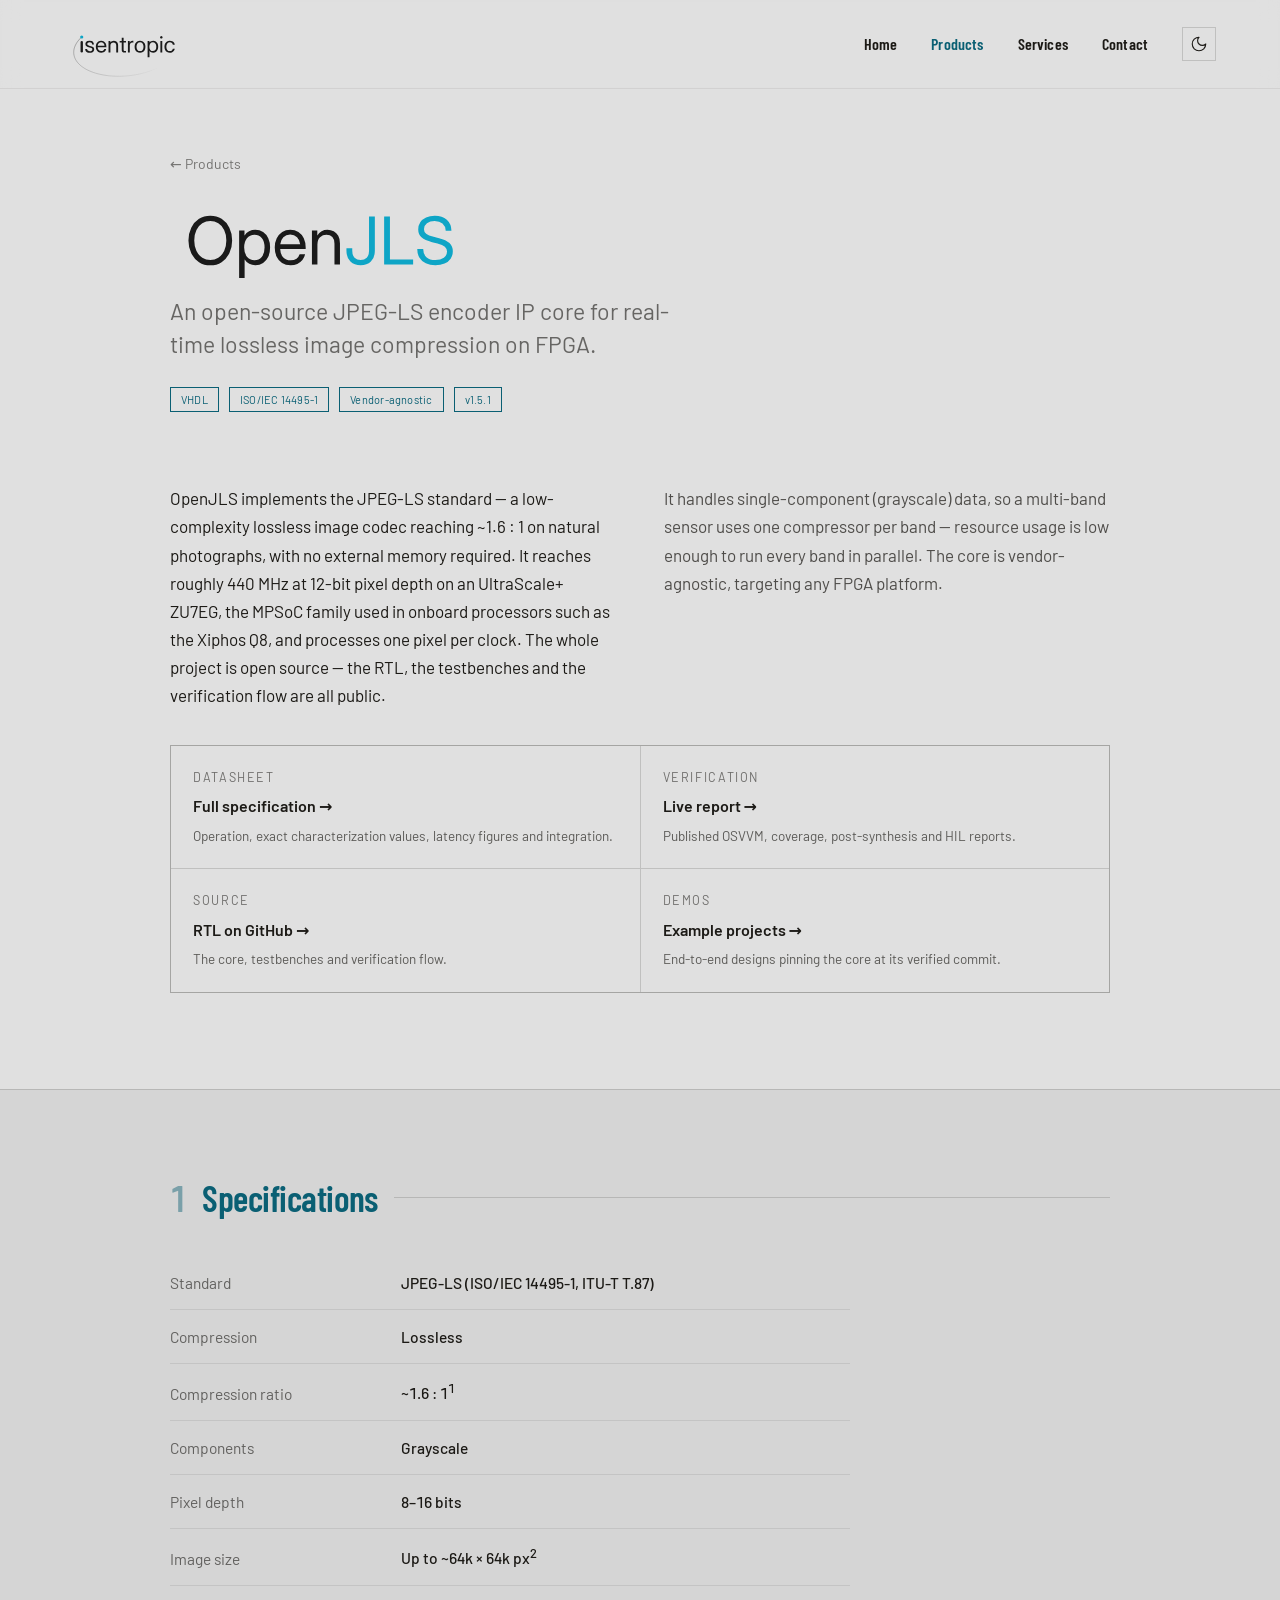
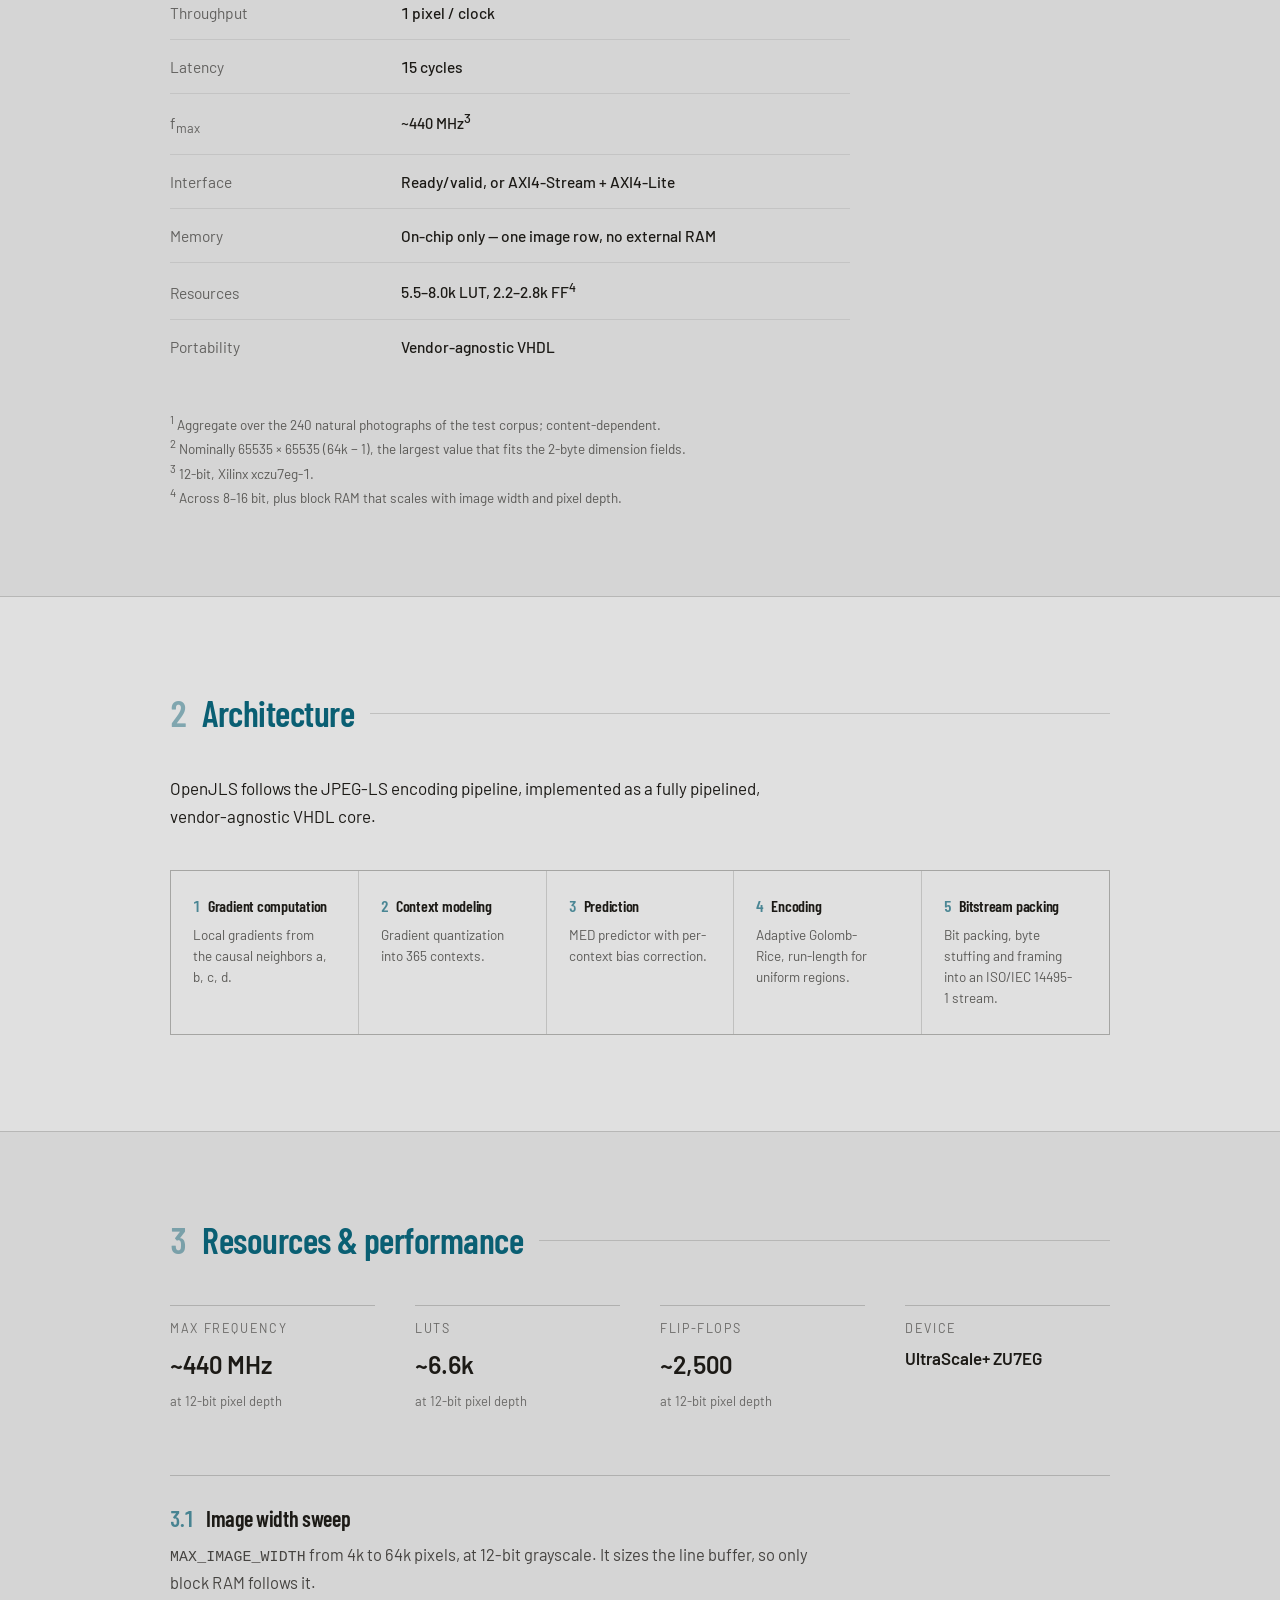
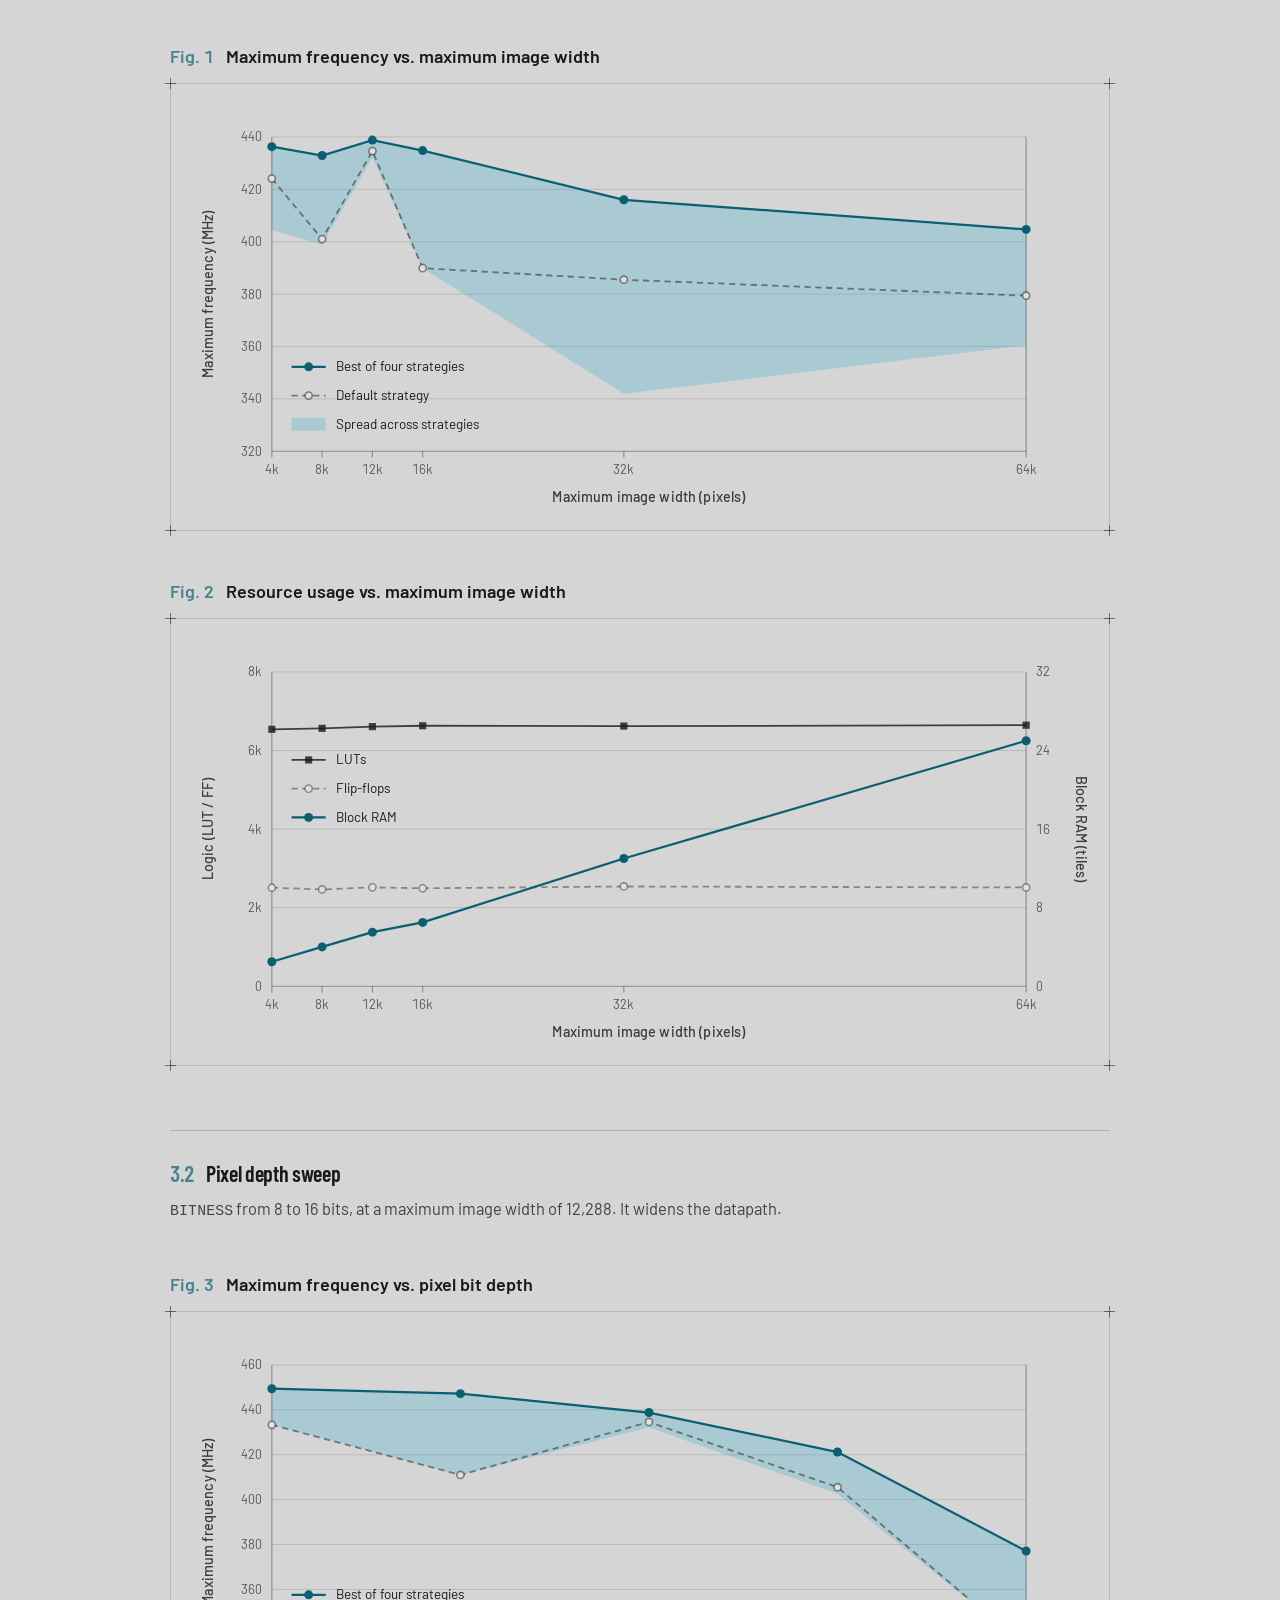
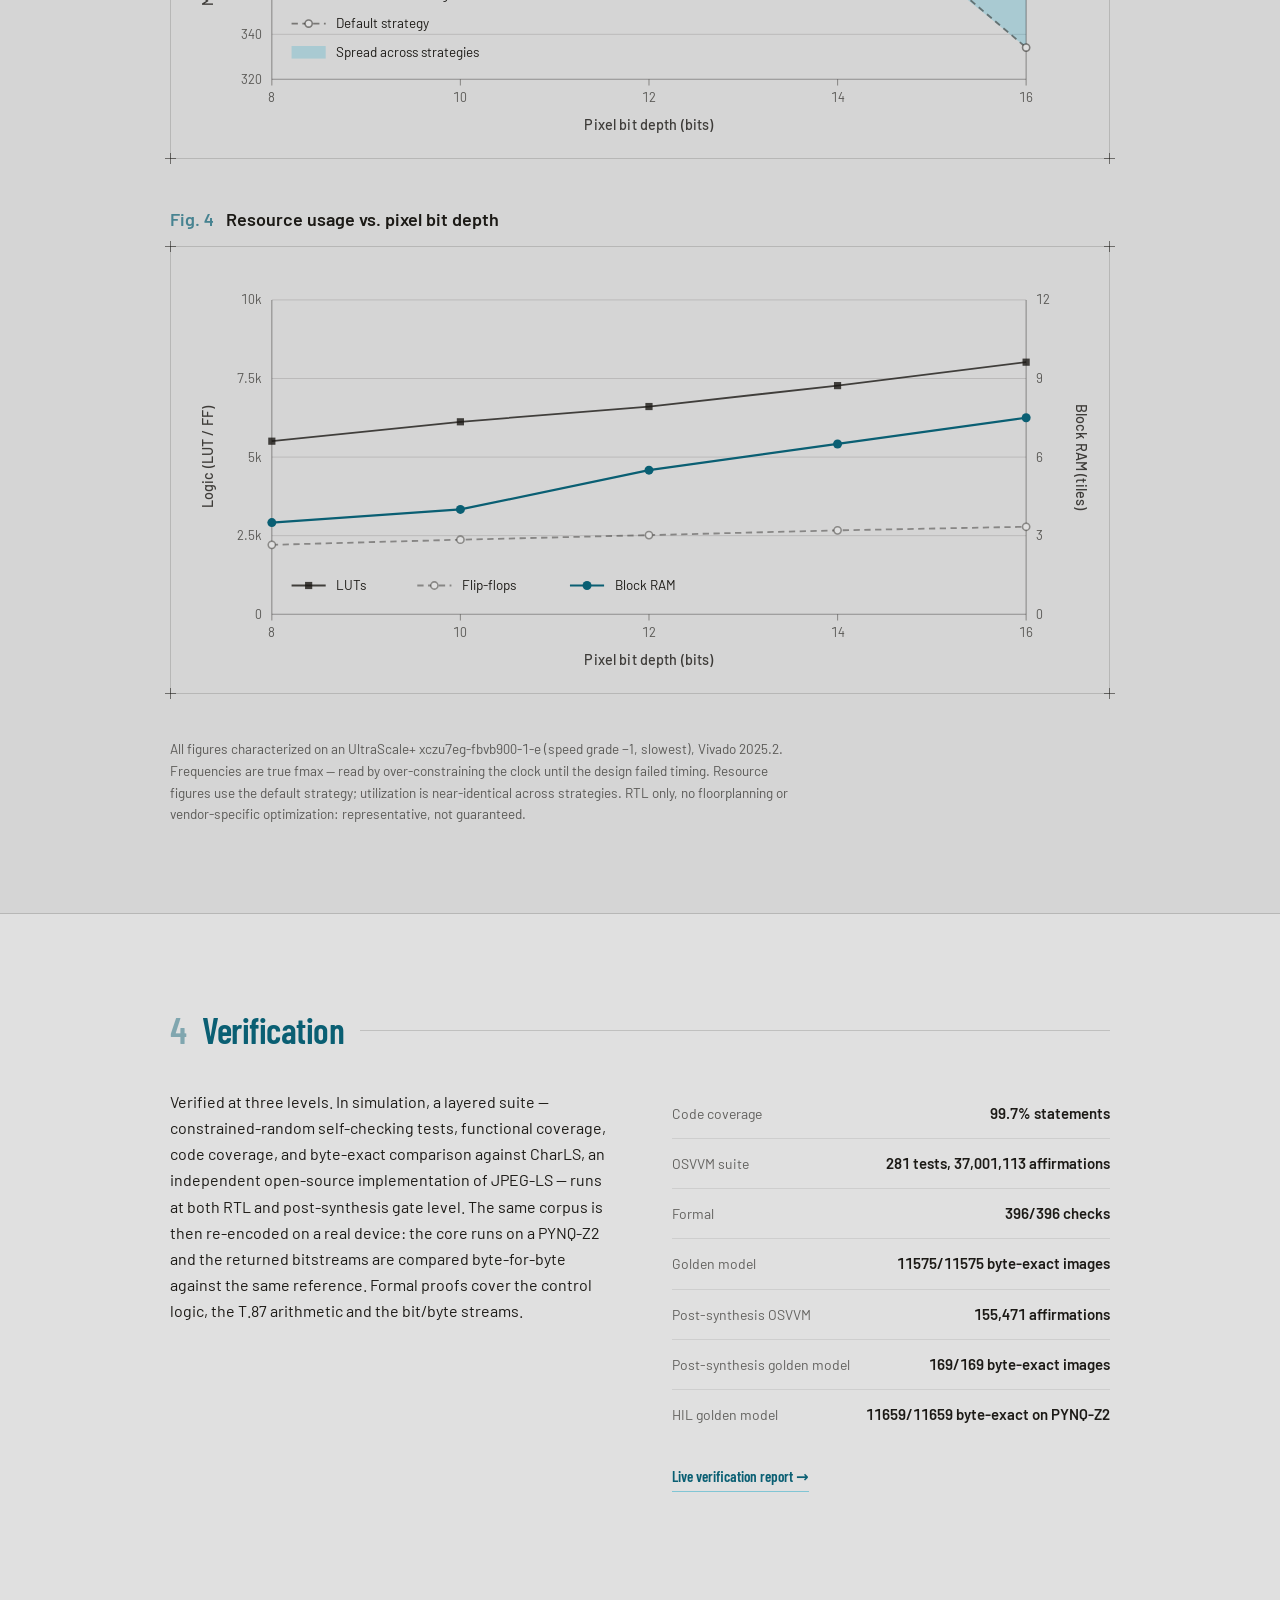
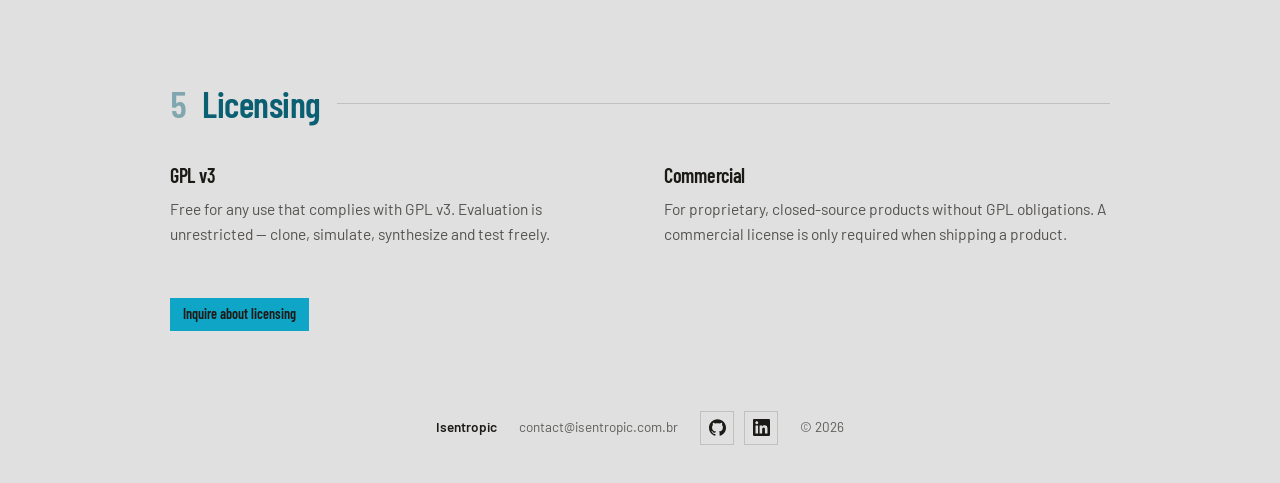
<file: export/openjls.html>
<!doctype html>
<html lang="en">
<head>
<meta charset="utf-8">
<meta name="viewport" content="width=device-width, initial-scale=1">
<meta name="color-scheme" content="light dark">
<meta name="darkreader-lock">
<style>
/* Industry — design-system tokens and component classes. This file is the source of truth for the system's look; retune it here and see readme.md. */
@import url('https://fonts.googleapis.com/css2?family=Barlow:wght@400;500;700&family=Barlow+Condensed:wght@400;600&display=swap');

:root {
  --color-bg: #f2f2f3;
  --color-surface: #e9e9ea;
  --color-text: #1d1f20;
  --color-accent: #5980a6;
  --color-accent-2: #728fab;
  --color-divider: color-mix(in srgb, #1d1f20 16%, transparent);

  /* Tonal ramps — generated in OKLCH on one shared lightness scale, so the
     same step of any role matches the others in visual value. */
  --color-neutral-100: #f5f5f8;
  --color-neutral-200: #e7e7ea;
  --color-neutral-300: #d4d4d7;
  --color-neutral-400: #b7b7ba;
  --color-neutral-500: #98989b;
  --color-neutral-600: #7a7a7d;
  --color-neutral-700: #5d5d60;
  --color-neutral-800: #424244;
  --color-neutral-900: #2b2b2d;

  --color-accent-100: #eef6ff;
  --color-accent-200: #d6ebff;
  --color-accent-300: #b5d9fd;
  --color-accent-400: #94bce3;
  --color-accent-500: #749dc4;
  --color-accent-600: #597ea3;
  --color-accent-700: #416180;
  --color-accent-800: #2c455d;
  --color-accent-900: #1d2d3d;

  --color-accent-2-100: #eef6ff;
  --color-accent-2-200: #d6ebff;
  --color-accent-2-300: #bdd8f2;
  --color-accent-2-400: #9ebbd8;
  --color-accent-2-500: #7e9cb8;
  --color-accent-2-600: #627d98;
  --color-accent-2-700: #486077;
  --color-accent-2-800: #314457;
  --color-accent-2-900: #1f2d3a;

  --font-heading: "Barlow Condensed", system-ui, sans-serif;
  --font-heading-weight: 600;
  --font-body: "Barlow", system-ui, sans-serif;

  --space-1: 3.4px;
  --space-2: 6.8px;
  --space-3: 10.2px;
  --space-4: 13.6px;
  --space-6: 20.4px;
  --space-8: 27.2px;

  --radius-sm: 2px;
  --radius-md: 4px;
  --radius-lg: 7px;

  /* Elevation — derived from the ground: soft ink-tinted shadows on a
     light theme, a hairline edge + ambient darkness on a dark one. */
  --shadow-sm: 0 1px 2px color-mix(in srgb, #2b2b2d 14%, transparent);
  --shadow-md: 0 3px 10px color-mix(in srgb, #2b2b2d 16%, transparent);
  --shadow-lg: 0 12px 32px color-mix(in srgb, #2b2b2d 22%, transparent);
}

body {
  background: var(--color-bg);
  color: var(--color-text);
  font-family: var(--font-body);
}
h1, h2, h3, h4 { font-family: var(--font-heading); font-weight: var(--font-heading-weight); }

.blueprint {
  position: relative;
  border: 1px solid var(--color-divider);
  border-radius: 0;
}
/* The overlay image treatments (halftone, duotone) clip their overlay
   (overflow:hidden); a blueprint wrapper draws its registration marks
   outside the box, so when both classes share a wrapper the frame must
   win. */
.blueprint.halftone, .blueprint.plate, .blueprint.duotone { overflow: visible; }
.blueprint > .corner {
  position: absolute; width: 11px; height: 11px;
  color: color-mix(in srgb, var(--color-text) 55%, transparent);
}
.blueprint > .corner::before, .blueprint > .corner::after {
  content: ""; position: absolute; background: currentColor;
}
.blueprint > .corner::before { left: 5px; top: 0; width: 1px; height: 100%; }
.blueprint > .corner::after  { top: 5px; left: 0; width: 100%; height: 1px; }
.blueprint > .corner.tl { top: -6px; left: -6px; }
.blueprint > .corner.tr { top: -6px; right: -6px; }
.blueprint > .corner.bl { bottom: -6px; left: -6px; }
.blueprint > .corner.br { bottom: -6px; right: -6px; }

.duotone{position:relative;overflow:hidden}
.duotone::after{content:"";position:absolute;inset:0;pointer-events:none;
  background:var(--color-accent);mix-blend-mode:color}

/* ══════════════════════════════════════════════════════════════════════════
   Components — built with the tokens above. Plain CSS
   on plain HTML: no JavaScript, no build step. Each class is documented in
   readme.md and demonstrated in foundations/ and components/.
   ══════════════════════════════════════════════════════════════════════ */

*, *::before, *::after { box-sizing: border-box; }
body { margin: 0; font-size: 15px; line-height: 1.55; font-weight: 400; }
h1, h2, h3, h4, h5, h6 {
  font-family: var(--font-heading); font-weight: var(--font-heading-weight);
  line-height: 1.12; letter-spacing: -0.015em; margin: 0 0 var(--space-2);
}
h1 { font-size: 42px; }
h2 { font-size: 32px; }
h3 { font-size: 25px; }
h4 { font-size: 20px; }
h5 { font-size: 16px; }
h6 { font-size: 13px; }
h6 { letter-spacing: 0.08em; text-transform: uppercase; }
p { margin: 0 0 var(--space-3); }
a { color: var(--color-accent); text-underline-offset: 3px; }
img { display: block; max-width: 100%; }
figure { margin: 0; }
figcaption {
  font-size: 11px; margin-top: var(--space-1);
  color: color-mix(in srgb, var(--color-text) 55%, transparent);
}
.text-muted { color: color-mix(in srgb, var(--color-text) 55%, transparent); }
:focus { outline: none; }
:focus-visible { outline: 2px solid var(--color-accent); outline-offset: 2px; }
::selection { background: color-mix(in srgb, var(--color-accent) 30%, transparent); }

/* — rules — */
.hr {
  height: 1px; border: 0; margin: var(--space-4) 0;
  background: var(--color-divider);
}

/* — buttons — */
.btn {
  display: inline-flex; align-items: center; justify-content: center; gap: 6px;
  cursor: pointer; text-decoration: none;
  font-family: var(--font-heading); font-weight: var(--font-heading-weight);
  font-size: 14px; line-height: 1.2; color: var(--color-text); /* matches the .input's 14px —
     the pair sits side by side in sign-up rows */
  background: transparent; border: 1px solid transparent;
  padding: var(--space-2) calc(var(--space-3) * 1.2);
  border-radius: var(--radius-md);
}
.btn svg { display: block; }
.btn:disabled { opacity: 0.45; cursor: not-allowed; }
.btn-primary { background: var(--color-accent); color: var(--color-bg); }
.btn-primary:hover { background: var(--color-accent-600); }
.btn-primary:active { background: var(--color-accent-700); }
.btn-secondary { border-color: var(--color-divider); }
.btn-secondary:hover { background: color-mix(in srgb, var(--color-text) 7%, transparent); }
.btn-secondary:active { background: color-mix(in srgb, var(--color-text) 14%, transparent); }
.btn-ghost { color: var(--color-accent); padding-inline: var(--space-1); }
.btn-ghost:hover { background: color-mix(in srgb, var(--color-accent) 10%, transparent); }
.btn-ghost:active { background: color-mix(in srgb, var(--color-accent) 18%, transparent); }
.btn-icon { width: 36px; height: 36px; padding: 0; }
.btn-block { width: 100%; margin-top: var(--space-2); }

/* — forms — */
.field > label {
  display: block; font-size: 12px; margin-bottom: 5px;
  color: color-mix(in srgb, var(--color-text) 70%, transparent);
}
.input {
  width: 100%; min-height: 36px; padding: 6px 10px; font: inherit;
  font-size: 14px; color: var(--color-text); caret-color: var(--color-accent);
  background: var(--color-surface);
  border: 1px solid var(--color-divider); border-radius: var(--radius-md);
}
.input:hover { border-color: color-mix(in srgb, var(--color-text) 45%, transparent); }
.input:focus-visible { border-color: var(--color-accent); outline-offset: 0; }
textarea.input { min-height: 90px; resize: vertical; }
.radio { display: inline-flex; align-items: center; gap: 8px; cursor: pointer; font-size: 14px; }
.radio input, .seg-opt input {
  position: absolute; opacity: 0; width: 0; height: 0; pointer-events: none;
}
.radio .dot {
  width: 16px; height: 16px; flex: none; border-radius: 50%;
  border: 1.5px solid var(--color-divider);
}
.radio:hover .dot { border-color: var(--color-accent); }
.radio input:checked + .dot {
  border-color: var(--color-accent); background: var(--color-accent);
  box-shadow: inset 0 0 0 4px var(--color-bg);
}
.radio input:focus-visible + .dot { outline: 2px solid var(--color-accent); outline-offset: 2px; }
.seg {
  display: inline-flex; overflow: hidden;
  border: 1px solid var(--color-divider); border-radius: var(--radius-md);
}
.seg-opt {
  display: inline-flex; align-items: center; gap: 6px;
  padding: 7px 12px; font-size: 13px; cursor: pointer;
}
.seg-opt + .seg-opt { border-left: 1px solid var(--color-divider); }
.seg-opt:has(input:checked) { background: var(--color-accent); color: var(--color-bg); }
.seg-opt:not(:has(input:checked)):hover { background: color-mix(in srgb, var(--color-text) 7%, transparent); }
.seg-opt:has(input:focus-visible) { outline: 2px solid var(--color-accent); outline-offset: -2px; }

/* — cards — */
.card {
  display: flex; flex-direction: column; gap: var(--space-2);
  padding: var(--space-3); border-radius: var(--radius-md); background: var(--color-surface);
}
.card-kicker { font-size: 10px; letter-spacing: 0.1em; text-transform: uppercase; color: var(--color-accent); }
.card-title {
  font-family: var(--font-heading); font-weight: var(--font-heading-weight);
  font-size: 17px; line-height: 1.2;
}
.card-body { margin: 0; font-size: 13px; opacity: 0.8; flex: 1; }
.card-meta {
  display: flex; align-items: center; gap: 6px; font-size: 11px;
  color: color-mix(in srgb, var(--color-text) 50%, transparent);
}
.elev-sm { box-shadow: var(--shadow-sm); }
.elev-md { box-shadow: var(--shadow-md); }
.elev-lg { box-shadow: var(--shadow-lg); }

/* — tags — */
.tag {
  display: inline-flex; align-items: center; font-size: 11px;
  letter-spacing: 0.02em; padding: 3px 10px;
  border-radius: calc(var(--radius-md) * 0.75);
}
.tag-accent { background: var(--color-accent-100); color: var(--color-accent-800); }
.tag-accent-2 { background: var(--color-accent-2-100); color: var(--color-accent-2-800); }
.tag-neutral { background: var(--color-neutral-100); color: var(--color-neutral-800); }
.tag-outline { border: 1px solid var(--color-accent); color: var(--color-accent); }

/* — navigation — */
.nav {
  display: flex; align-items: center; gap: var(--space-4);
  padding: var(--space-3) var(--space-4);
  border-bottom: none;
}
.nav-brand {
  font-family: var(--font-heading); font-weight: var(--font-heading-weight);
  font-size: 18px; margin-right: auto;
}
.nav a { color: inherit; text-decoration: none; font-size: 14px; }
.nav a:hover, .nav a[aria-current='page'] { color: var(--color-accent); }

/* — tables — */
.table { width: 100%; border-collapse: collapse; font-size: 14px; }
.table th {
  text-align: left; font-size: 11px; letter-spacing: 0.08em; text-transform: uppercase;
  color: color-mix(in srgb, var(--color-text) 60%, transparent);
  padding: var(--space-2); border-bottom: 1px solid var(--color-divider);
}
.table td {
  padding: var(--space-2);
  border-bottom: 1px solid color-mix(in srgb, var(--color-text) 8%, transparent);
}
.table tbody tr:hover { background: color-mix(in srgb, var(--color-text) 4%, transparent); }

/* — dialog — */
.dialog-backdrop {
  position: fixed; inset: 0; display: grid; place-items: center;
  padding: var(--space-4);
  background: color-mix(in srgb, var(--color-neutral-900) 50%, transparent);
}
.dialog {
  width: min(440px, 100%); display: flex; flex-direction: column; gap: var(--space-3);
  padding: var(--space-4); border-radius: var(--radius-lg);
  background: var(--color-surface); box-shadow: var(--shadow-lg);
}
.dialog-title {
  font-family: var(--font-heading); font-weight: var(--font-heading-weight);
  font-size: 20px;
}
.dialog-body { font-size: 14px; opacity: 0.85; }
.dialog-actions { display: flex; justify-content: flex-end; gap: var(--space-2); margin-top: var(--space-2); }

/* — blueprint frame: components are wireframe objects (see .blueprint
     and .corner above) — square, transparent, hairline-bordered — */
.card, .btn, .input, .tag, .seg, .dialog { border-radius: 0; }
.card, .dialog { background: transparent; border: 1px solid var(--color-divider); }
.btn { border: 1px solid var(--color-divider); }
.btn-primary { border-color: var(--color-accent); }
.btn-ghost { border-color: transparent; }


/* isentropic — site chrome and layout.
   Tokens come from the Industry design system (_ds/industry-…/styles.css).
   Nothing here invents color, type or spacing: it only adds page-level
   chrome the system has no component for. */

:root{ --edge:clamp(28px,5vw,88px); }

/* Warm retune of the Industry palette.
   Industry's structure, type and components are untouched — only the color
   tokens are re-pointed, which is how the system says to change its look.
   Steel #5980a6 on cool grey becomes cyan on neutral grey; the ramps keep
   Industry's perceptual lightness steps so every component still resolves.
   Note: cyan is a light accent, so the solid primary button carries a
   near-black label (5.97:1) rather than a white one (2.6:1 — fails AA).
   The light ground is #e0e0e0, a step darker than the paper it replaced, so
   accent-700 (link text) is darkened to #0a5f73 to hold 5.49:1 against it. */
:root{
  --color-bg:#e0e0e0; --color-surface:#d5d5d5; --color-text:#1c1a16;
  --color-divider:color-mix(in srgb,#1c1a16 16%,transparent);

  --color-accent:#0ea5c6;
  --color-accent-100:#e2f5f9; --color-accent-200:#b7e6f0; --color-accent-300:#7fd2e5;
  --color-accent-400:#3fbcd8; --color-accent-500:#0ea5c6; --color-accent-600:#0b8aa6;
  --color-accent-700:#0a5f73; --color-accent-800:#0a4a5a; --color-accent-900:#08323d;

  --color-accent-2:#0ea5c6;
  --color-accent-2-100:#e2f5f9; --color-accent-2-200:#b7e6f0; --color-accent-2-300:#7fd2e5;
  --color-accent-2-400:#3fbcd8; --color-accent-2-500:#0ea5c6; --color-accent-2-600:#0b8aa6;
  --color-accent-2-700:#0a5f73; --color-accent-2-800:#0a4a5a; --color-accent-2-900:#08323d;

  --color-neutral-100:#f4f0ea; --color-neutral-200:#e8e1d6; --color-neutral-300:#d7cdbe;
  --color-neutral-400:#bcaf9c; --color-neutral-500:#9d907c; --color-neutral-600:#7e7362;
  --color-neutral-700:#605749; --color-neutral-800:#443e34; --color-neutral-900:#2c2820;
}

/* ---- large-display scaling ----
   Every size in this sheet and in Industry's tokens is in px, so a 2560px
   display renders the same physical page as a 1440px one: the measure holds,
   half the screen becomes margin and the type reads small. Zooming the root
   scales the whole board at once — type, spacing, hairlines and the plate
   frames all keep their exact proportions, which retuning tokens one by one
   would not. Steps are gentle and only start above the design width. */
@media (min-width:1680px){ html{ zoom:1.12; } }
@media (min-width:2000px){ html{ zoom:1.25; } }
@media (min-width:2400px){ html{ zoom:1.38; } }
@media (min-width:3000px){ html{ zoom:1.55; } }

:root{color-scheme:light;}
html[data-theme="dark"]{color-scheme:dark;}

/* ---- dark theme ----
   Same retune move as the block above: only color tokens are re-pointed, so
   every Industry component and every color-mix() in this sheet resolves
   without change. The ground goes warm near-black and the ink warm paper.

   The accent ramp is not simply reversed — each step is set to do its job on
   the dark ground, matching the role it plays on the light one:
     100–300  tinted fills and hovers      -> deep, so they sit under the text
     400      button hover (lightens)      -> lighter than the base
     600      button pressed (deepens)     -> deeper than the base
     700      accent text, links, tags     -> light cyan, 11.2:1 on the ground
     800      link hover (lifts further)   -> lighter still
   The solid primary button keeps a near-black label in both themes. */
html[data-theme="dark"]{
  --color-bg:#16130e; --color-surface:#1f1b14; --color-text:#e0e0e0;
  --color-divider:color-mix(in srgb,#e0e0e0 16%,transparent);

  --color-accent:#22b4d4;
  --color-accent-100:#0a2128; --color-accent-200:#0c3039; --color-accent-300:#114554;
  --color-accent-400:#6bcfe6; --color-accent-500:#22b4d4; --color-accent-600:#1595b2;
  --color-accent-700:#7fd6ea; --color-accent-800:#b0e6f2; --color-accent-900:#daf3f9;

  --color-accent-2:#22b4d4;
  --color-accent-2-100:#0a2128; --color-accent-2-200:#0c3039; --color-accent-2-300:#114554;
  --color-accent-2-400:#6bcfe6; --color-accent-2-500:#22b4d4; --color-accent-2-600:#1595b2;
  --color-accent-2-700:#7fd6ea; --color-accent-2-800:#b0e6f2; --color-accent-2-900:#daf3f9;

  --color-neutral-100:#1b1813; --color-neutral-200:#272319; --color-neutral-300:#3a3428;
  --color-neutral-400:#524a3a; --color-neutral-500:#7a7060; --color-neutral-600:#9d9382;
  --color-neutral-700:#bdb4a2; --color-neutral-800:#d9d1c2; --color-neutral-900:#efe9dd;
}
/* The cyan fill is light in both themes, so its label stays near-black. */
html[data-theme="dark"] .btn-lg,
html[data-theme="dark"] .btn-lg:hover,
html[data-theme="dark"] .btn-lg:active,
html[data-theme="dark"] .btn-primary,
html[data-theme="dark"] .btn-primary:hover,
html[data-theme="dark"] .btn-primary:active{color:#16130e;}
/* Photographs are lit for paper; ease them back on the dark ground. */
html[data-theme="dark"] .bench-panel img{filter:brightness(0.84) contrast(1.04);}

html{scroll-behavior:smooth;}
body{background:var(--color-bg);color:var(--color-text);margin:0;-webkit-font-smoothing:antialiased;text-wrap:pretty;}
a{color:var(--color-accent-700);}
a:hover{color:var(--color-accent-800);}

/* ---- chrome ---- */
.site-nav{display:flex;align-items:center;gap:36px;}
/* The wordmark is a flat SVG with baked ink, so it ships in two cuts. */
.wm-dark{display:none;}
html[data-theme="dark"] .wm-light{display:none;}
html[data-theme="dark"] .wm-dark{display:block;}
.theme-btn{display:inline-grid;place-items:center;width:34px;height:34px;padding:0;border:1px solid var(--color-divider);background:transparent;color:var(--color-text);cursor:pointer;border-radius:0;transition:background .18s,border-color .18s,color .18s;}
.theme-btn > svg{grid-area:1/1;}
.theme-btn:hover{background:color-mix(in srgb,var(--color-accent) 12%,transparent);border-color:var(--color-accent);color:var(--color-accent-700);}
.theme-btn:focus-visible{outline:2px solid var(--color-accent);outline-offset:2px;}
.theme-btn .ico-sun{display:none;}
html[data-theme="dark"] .theme-btn .ico-sun{display:block;}
html[data-theme="dark"] .theme-btn .ico-moon{display:none;}
.nav-links{display:flex;align-items:center;gap:34px;}
.nlink{position:relative;color:var(--color-text);text-decoration:none;font-family:var(--font-heading);font-size:16px;font-weight:var(--font-heading-weight);letter-spacing:0.01em;transition:color .18s;}
.nlink:hover,.nlink[data-active]{color:var(--color-accent-700);}
.cta{color:var(--color-accent-700);text-decoration:none;font-family:var(--font-heading);font-weight:var(--font-heading-weight);border-bottom:1px solid color-mix(in srgb,var(--color-accent) 45%,transparent);padding-bottom:2px;transition:border-color .18s;}
.cta:hover{border-color:var(--color-accent);}
.hero-h{font-family:var(--font-heading);font-weight:var(--font-heading-weight);font-size:clamp(30px,3.6vw,46px);line-height:1.1;}
.hero-split{max-width:1180px;margin:0 auto;box-sizing:border-box;width:100%;display:grid;grid-template-columns:1fr 1fr;align-items:center;gap:clamp(32px,5vw,80px);}
.hero-logo img{width:100%;max-width:520px;height:auto;}
@media(max-width:900px){
  .hero-split{grid-template-columns:1fr;justify-items:center;text-align:center;}
  .hero-split .hero-h,.hero-split p{margin-inline:auto !important;}
  .hero-logo img{max-width:340px;}
}
.sec-head{font-size:clamp(26px,3.2vw,36px);margin:0;display:flex;align-items:baseline;gap:16px;color:var(--color-accent-700);}
.sec-no{color:color-mix(in srgb,var(--color-accent-700) 45%,transparent);font-feature-settings:'tnum' 1;}
.kicker{font-size:12px;letter-spacing:0.16em;text-transform:uppercase;color:var(--color-accent-700);font-weight:600;}
.wrap{max-width:940px;margin:0 auto;}

/* ---- social ---- */
.social{display:inline-flex;align-items:center;gap:10px;}
.sico{display:inline-grid;place-items:center;width:34px;height:34px;border:1px solid var(--color-divider);color:var(--color-text);text-decoration:none;transition:background .18s,border-color .18s,color .18s;}
.sico:hover{background:color-mix(in srgb,var(--color-accent) 12%,transparent);border-color:var(--color-accent);color:var(--color-accent-700);}
.sico:focus-visible{outline:2px solid var(--color-accent);outline-offset:2px;}

/* ---- controls ---- */
.btn-lg{position:relative;display:inline-flex;align-items:center;justify-content:center;gap:8px;font-family:var(--font-heading);font-weight:var(--font-heading-weight);font-size:17px;letter-spacing:0.01em;padding:15px 32px;text-decoration:none;background:var(--color-accent);color:var(--color-text);border:1px solid var(--color-accent);border-radius:0;transition:background .18s,border-color .18s;}
.btn-lg:hover{background:var(--color-accent-400);border-color:var(--color-accent-400);color:var(--color-text);}
.btn-lg:active{background:var(--color-accent-600);border-color:var(--color-accent-600);color:var(--color-text);}
.btn-lg:focus-visible{outline:2px solid var(--color-accent);outline-offset:3px;}
.caro-btn{display:inline-flex;align-items:center;justify-content:center;width:44px;height:44px;border:1px solid var(--color-divider);background:transparent;cursor:pointer;color:var(--color-text);transition:background .18s,border-color .18s;}
.caro-btn:hover{background:color-mix(in srgb,var(--color-accent) 10%,transparent);border-color:var(--color-accent);}
.caro-btn:focus-visible{outline:2px solid var(--color-accent);outline-offset:2px;}
.dot{width:28px;height:28px;display:inline-grid;place-items:center;padding:0;border:0;background:none;cursor:pointer;appearance:none;-webkit-appearance:none;}
.dot::before{content:"";width:9px;height:9px;border:1px solid var(--color-accent-700);background:transparent;transition:background .18s;}
.dot[data-on="1"]::before{background:var(--color-accent-700);}
.dot:focus-visible{outline:2px solid var(--color-accent);outline-offset:0;}

/* Same pairing problem as .btn-lg: Industry's .btn-primary is an accent fill
   with a --color-bg label, which on the cyan measures 2.20:1. The label
   goes dark (5.97:1) and hover lightens rather than darkens, to suit it. */
.btn-primary{color:var(--color-text);}
.btn-primary:hover{background:var(--color-accent-400);border-color:var(--color-accent-400);color:var(--color-text);}
.btn-primary:active{background:var(--color-accent-600);border-color:var(--color-accent-600);color:var(--color-text);}

/* Industry's .tag-outline draws label and border in --color-accent. On the
   ground that measures 2.20:1 — below AA for an 11px label and below the
   3:1 UI-boundary minimum. The system's own rule is that paragraph-size accent
   text takes a deep ramp step, so tags use accent-700 (5.49:1). */
.tag-outline{color:var(--color-accent-700);border-color:var(--color-accent-700);}

/* ---- tables ---- */
.spec-tbl{width:100%;border-collapse:collapse;}
.spec-tbl td{padding:15px 0;border-bottom:1px solid color-mix(in srgb,var(--color-text) 9%,transparent);vertical-align:baseline;font-size:15.5px;line-height:1.5;}
.spec-tbl td:first-child{width:34%;color:color-mix(in srgb,var(--color-text) 62%,transparent);padding-right:24px;}
.spec-tbl td:last-child{font-weight:500;}
.spec-tbl tr:last-child td{border-bottom:0;}

/* ---- image plates: Industry duotone inside a blueprint frame ---- */
.plate-fig{margin:0;display:flex;flex-direction:column;gap:12px;}
.bench-pair{display:grid;grid-template-columns:1fr 1fr;gap:1px;background:var(--color-divider);}
.bench-panel{position:relative;overflow:hidden;min-width:0;}
.bench-panel .duotone{width:100%;height:100%;}
.bench-panel img{width:100%;height:100%;object-fit:cover;display:block;}
.bench-tag{position:absolute;left:10px;bottom:9px;z-index:2;font-size:11px;letter-spacing:0.13em;
  text-transform:uppercase;font-weight:600;color:var(--color-bg);
  background:color-mix(in srgb,var(--color-neutral-900) 82%,transparent);padding:4px 8px;}
.bench-link{position:absolute;z-index:3;left:50%;top:50%;transform:translate(-50%,-50%);
  font-size:11px;letter-spacing:0.16em;text-transform:uppercase;font-weight:600;
  color:var(--color-text);background:var(--color-bg);padding:5px 9px;
  border:1px solid var(--color-accent-700);white-space:nowrap;}
@media (max-width:640px){
  .bench-pair{grid-template-columns:1fr;}
  .bench-panel{height:210px !important;}
}
/* Charts hold their own minimum width: below it the axis labels stop being
   legible, so the figure pans horizontally instead of shrinking to nothing. */
.chart-scroll{overflow-x:auto;overflow-y:hidden;-webkit-overflow-scrolling:touch;}
.chart-scroll > svg{min-width:620px;}
.plate-fig > .plate-cap{order:-1;}
.plate-cap{font-size:12px;letter-spacing:0.14em;text-transform:uppercase;color:color-mix(in srgb,var(--color-text) 66%,transparent);font-weight:600;}
.chart-cap{font-size:18px;letter-spacing:0;text-transform:none;color:var(--color-text);display:flex;align-items:baseline;gap:12px;flex-wrap:wrap;}
.fig-no{color:color-mix(in srgb,var(--color-accent-700) 70%,transparent);font-feature-settings:'tnum' 1;}
.sweep-head{display:flex;flex-direction:column;gap:10px;border-top:1px solid color-mix(in srgb,var(--color-text) 20%,transparent);padding-top:30px;margin-top:20px;}
.sweep-title{font-size:22px;margin:0;display:flex;align-items:baseline;gap:12px;}
.num-title{display:flex;align-items:baseline;gap:0.45em;}
.sweep-num{color:color-mix(in srgb,var(--color-accent-700) 70%,transparent);font-feature-settings:'tnum' 1;}
.sweep-lead{font-size:16.5px;line-height:1.62;margin:0;max-width:74ch;color:color-mix(in srgb,var(--color-text) 78%,transparent);}

/* ---- layout primitives (in CSS so they can collapse responsively) ---- */
.g-2{display:grid;grid-template-columns:1fr 1fr;}
.g-3{display:grid;grid-template-columns:repeat(3,1fr);}
.g-5{display:grid;grid-template-columns:repeat(5,1fr);}
.g-split{display:grid;grid-template-columns:1.15fr 0.85fr;}
.cell{padding:44px;}
.cell-m{padding:38px;}
.cell-s{padding:34px;}
.divide-r{border-right:1px solid var(--color-divider);}

@media(max-width:980px){
  /* 5 stages never divide evenly into 3 or 2 columns — let the last one span
     the remainder so the strip doesn't end on a dead tile. */
  .g-5{grid-template-columns:repeat(3,1fr);}
  .g-5 > :last-child{grid-column:span 2;}
}
@media(max-width:900px){
  .g-2,.g-3,.g-split{grid-template-columns:1fr;}
  .divide-r{border-right:0;border-bottom:1px solid var(--color-divider);}
}
@media(max-width:700px){
  .site-nav{flex-wrap:wrap;gap:8px 24px;}
  .nav-links{width:100%;gap:26px;}
  .g-5{grid-template-columns:1fr 1fr;}
}
@media(max-width:640px){
  .cell,.cell-m,.cell-s{padding:26px 22px;}
  .spec-tbl td:first-child{width:42%;padding-right:16px;}
}
@media(max-width:460px){
  .g-5{grid-template-columns:1fr;}
  .g-5 > :last-child{grid-column:auto;}
}

</style>
<script>
/* isentropic — theme switch.
   Applies the saved (or system) theme to <html data-theme> before the page
   paints, and delegates clicks on any [data-theme-toggle] control. Loaded
   from every page's <helmet>; the guard keeps the listener single. */
(function () {
  var KEY = 'isentropic-theme';
  var root = document.documentElement;
  var saved = null;
  try { saved = localStorage.getItem(KEY); } catch (e) {}
  var system = window.matchMedia && matchMedia('(prefers-color-scheme: dark)').matches ? 'dark' : 'light';
  root.setAttribute('data-theme', saved === 'dark' || saved === 'light' ? saved : system);

  if (window.__isentropicThemeBound) return;
  window.__isentropicThemeBound = true;
  document.addEventListener('click', function (e) {
    var btn = e.target && e.target.closest && e.target.closest('[data-theme-toggle]');
    if (!btn) return;
    var next = root.getAttribute('data-theme') === 'dark' ? 'light' : 'dark';
    root.setAttribute('data-theme', next);
    try { localStorage.setItem(KEY, next); } catch (err) {}
  });
})();
</script>
<link rel="icon" href="assets/isentropic-icon-round-dark-512.png">
<title>OpenJLS — JPEG-LS encoder IP core for FPGAs — Isentropic</title>
<meta name="description" content="OpenJLS is a vendor-agnostic JPEG-LS (ISO/IEC 14495-1) encoder IP core for FPGAs: lossless image compression at ~440 Mpixel/s and ~1.6:1, one pixel per clock, 8–16 bit, verified byte-exact against CharLS. Dual-licensed GPL v3 / commercial.">
<link rel="canonical" href="https://isentropic.com.br/openjls">
<meta property="og:type" content="website">
<meta property="og:site_name" content="Isentropic">
<meta property="og:title" content="OpenJLS — JPEG-LS encoder IP core for FPGAs">
<meta property="og:description" content="Vendor-agnostic lossless JPEG-LS encoder for FPGAs — ~440 Mpixel/s, ~1.6:1, one pixel per clock, verified byte-exact.">
<meta property="og:image" content="https://isentropic.com.br/assets/og-openjls.png?v=2">
<meta property="og:image:width" content="1200">
<meta property="og:image:height" content="630">
<meta property="og:image:type" content="image/png">
<meta property="og:image:alt" content="OpenJLS — vendor-agnostic JPEG-LS encoder IP core for FPGAs">
<meta property="og:url" content="https://isentropic.com.br/openjls">
<meta name="twitter:card" content="summary_large_image">
<meta name="twitter:image" content="https://isentropic.com.br/assets/og-openjls.png?v=2">
<meta name="twitter:image:alt" content="OpenJLS — vendor-agnostic JPEG-LS encoder IP core for FPGAs">
<script type="application/ld+json">
{"@context":"https://schema.org","@type":"Product","name":"OpenJLS","brand":{"@type":"Brand","name":"Isentropic"},"category":"FPGA IP core","description":"A vendor-agnostic JPEG-LS (ISO/IEC 14495-1) encoder IP core for FPGAs for real-time lossless image compression at one pixel per clock (~440 Mpixel/s), 8–16 bit, verified byte-exact against the CharLS reference.","url":"https://isentropic.com.br/openjls","sameAs":["https://github.com/isentropic-fpga/OpenJLS","https://isentropic-fpga.github.io/OpenJLS/"],"additionalProperty":[{"@type":"PropertyValue","name":"Compression","value":"Lossless JPEG-LS"},{"@type":"PropertyValue","name":"Compression ratio","value":"~1.6:1"},{"@type":"PropertyValue","name":"Throughput","value":"~440 Mpixel/s"},{"@type":"PropertyValue","name":"Bit depth","value":"8–16 bits"},{"@type":"PropertyValue","name":"Portability","value":"Vendor-agnostic VHDL"}]}
</script>
<link rel="preconnect" href="https://fonts.googleapis.com">
<link rel="preconnect" href="https://fonts.gstatic.com" crossorigin="">
</head>
<body>
<div style="min-height:100%;display:flex;flex-direction:column;">
  <nav class="site-nav" style="padding:14px var(--edge);position:sticky;top:0;background:color-mix(in srgb,var(--color-bg) 88%,transparent);backdrop-filter:blur(10px);z-index:10;border-bottom:1px solid color-mix(in srgb,var(--color-text) 7%,transparent);">
    <a href="/" aria-label="Isentropic — home" style="margin-right:auto;display:flex;align-items:center;"><img class="wm-light" src="assets/isentropic-wordmark.svg" alt="" style="height:60px;position:relative;top:12px;"><img class="wm-dark" src="assets/isentropic-wordmark-dark.svg" alt="" style="height:60px;position:relative;top:12px;"></a>
    <div class="nav-links">
      <a href="/" class="nlink">Home</a>
      <a href="/products" class="nlink" data-active="">Products</a>
      <a href="/services" class="nlink">Services</a>
      <a href="/contact" class="nlink">Contact</a>
      <button type="button" class="theme-btn" data-theme-toggle="" aria-label="Switch color theme" title="Switch color theme">
        <svg class="ico-moon" width="18" height="18" viewBox="0 0 24 24" fill="none" stroke="currentColor" stroke-width="1.5" stroke-linecap="round" stroke-linejoin="round" aria-hidden="true"><path d="M12 3a6 6 0 0 0 9 9 9 9 0 1 1-9-9Z"></path></svg>
        <svg class="ico-sun" width="18" height="18" viewBox="0 0 24 24" fill="none" stroke="currentColor" stroke-width="1.5" stroke-linecap="round" stroke-linejoin="round" aria-hidden="true"><circle cx="12" cy="12" r="4"></circle><path d="M12 2v2"></path><path d="M12 20v2"></path><path d="m4.93 4.93 1.41 1.41"></path><path d="m17.66 17.66 1.41 1.41"></path><path d="M2 12h2"></path><path d="M20 12h2"></path><path d="m6.34 17.66-1.41 1.41"></path><path d="m19.07 4.93-1.41 1.41"></path></svg>
      </button>
    </div>
  </nav>

  <!-- HEADER -->
  <section style="padding:64px var(--edge) 72px;">
    <div class="wrap" style="display:flex;flex-direction:column;gap:22px;">
      <a href="/products" style="font-size:14px;text-decoration:none;color:color-mix(in srgb,var(--color-text) 55%,transparent);">← Products</a>
      <h1 style="font-size:clamp(44px,6vw,72px);line-height:1;margin:0;display:flex;"><img class="wm-light" src="assets/openjls-wordmark.svg" alt="OpenJLS" style="height:clamp(76px,10.3vw,124px);margin:-22px 0 -26px -12px;"><img class="wm-dark" src="assets/openjls-wordmark-dark.svg" alt="OpenJLS" style="height:clamp(76px,10.3vw,124px);margin:-22px 0 -26px -12px;"></h1>
      <p style="font-size:clamp(19px,2.2vw,23px);line-height:1.45;font-weight:400;margin:0;max-width:40ch;color:color-mix(in srgb,var(--color-text) 62%,transparent);">An open-source JPEG-LS encoder IP core for&nbsp;real-time lossless image compression&nbsp;on FPGA.</p>
      <div style="display:flex;flex-wrap:wrap;gap:10px;margin-top:4px;">
        <span class="tag tag-outline">VHDL</span>
        <span class="tag tag-outline">ISO/IEC 14495-1</span>
        <span class="tag tag-outline">Vendor-agnostic</span>
        <span class="tag tag-outline">v1.5.1</span>
      </div>
    </div>
  </section>

  <!-- OVERVIEW -->
  <section style="padding:0 var(--edge) 96px;">
    <div class="wrap" style="display:flex;flex-direction:column;gap:22px;">
      <div class="g-2" style="gap:48px;">
        <p style="font-size:17px;line-height:1.65;margin:0;">OpenJLS implements the JPEG-LS standard — a low-complexity lossless image codec reaching ~1.6&nbsp;:&nbsp;1 on natural photographs, with no external memory required. It reaches roughly 440&nbsp;MHz at 12-bit pixel depth on an UltraScale+ ZU7EG, the MPSoC family used in onboard processors such as the Xiphos Q8, and processes one pixel per clock. The whole project is open source — the RTL, the testbenches and the verification flow are all public.</p>
        <p style="font-size:17px;line-height:1.65;margin:0;color:color-mix(in srgb,var(--color-text) 74%,transparent);">It handles single-component (grayscale) data, so a multi-band sensor uses one compressor per band — resource usage is low enough to run every band in parallel. The core is vendor-agnostic, targeting any FPGA platform.</p>
      </div>
      <div class="g-2" style="gap:1px;background:var(--color-divider);border:1px solid var(--color-divider);margin-top:14px;">
        <a href="https://raw.githubusercontent.com/isentropic-fpga/OpenJLS/main/Docs/datasheet/openjls_datasheet.pdf" download="" target="_blank" rel="noopener" style="background:var(--color-bg);padding:22px;display:flex;flex-direction:column;gap:7px;text-decoration:none;color:inherit;" style-hover="background:var(--color-accent-100);">
          <span style="font-size:12.5px;letter-spacing:0.13em;text-transform:uppercase;color:color-mix(in srgb,var(--color-text) 58%,transparent);">Datasheet</span>
          <span style="font-size:16px;font-weight:600;">Full specification →</span>
          <span style="font-size:13.5px;line-height:1.5;color:color-mix(in srgb,var(--color-text) 68%,transparent);">Operation,&nbsp;exact characterization values,&nbsp;latency figures and integration.</span>
        </a>
        <a href="https://isentropic-fpga.github.io/OpenJLS/" target="_blank" rel="noopener" style="background:var(--color-bg);padding:22px;display:flex;flex-direction:column;gap:7px;text-decoration:none;color:inherit;" style-hover="background:var(--color-accent-100);">
          <span style="font-size:12.5px;letter-spacing:0.13em;text-transform:uppercase;color:color-mix(in srgb,var(--color-text) 58%,transparent);">Verification</span>
          <span style="font-size:16px;font-weight:600;">Live report →</span>
          <span style="font-size:13.5px;line-height:1.5;color:color-mix(in srgb,var(--color-text) 68%,transparent);">Published OSVVM, coverage, post-synthesis and HIL reports.</span>
        </a>
        <a href="https://github.com/isentropic-fpga/OpenJLS" target="_blank" rel="noopener" style="background:var(--color-bg);padding:22px;display:flex;flex-direction:column;gap:7px;text-decoration:none;color:inherit;" style-hover="background:var(--color-accent-100);">
          <span style="font-size:12.5px;letter-spacing:0.13em;text-transform:uppercase;color:color-mix(in srgb,var(--color-text) 58%,transparent);">Source</span>
          <span style="font-size:16px;font-weight:600;">RTL on GitHub →</span>
          <span style="font-size:13.5px;line-height:1.5;color:color-mix(in srgb,var(--color-text) 68%,transparent);">The core, testbenches and verification flow.</span>
        </a>
        <a href="https://github.com/isentropic-fpga/OpenJLS-Demos" target="_blank" rel="noopener" style="background:var(--color-bg);padding:22px;display:flex;flex-direction:column;gap:7px;text-decoration:none;color:inherit;" style-hover="background:var(--color-accent-100);">
          <span style="font-size:12.5px;letter-spacing:0.13em;text-transform:uppercase;color:color-mix(in srgb,var(--color-text) 58%,transparent);">Demos</span>
          <span style="font-size:16px;font-weight:600;">Example projects →</span>
          <span style="font-size:13.5px;line-height:1.5;color:color-mix(in srgb,var(--color-text) 68%,transparent);">End-to-end designs pinning the core at its verified commit.</span>
        </a>
      </div>
    </div>
  </section>

  <!-- SPECIFICATIONS -->
  <section style="background:var(--color-surface);border-top:1px solid var(--color-divider);border-bottom:1px solid var(--color-divider);padding:88px var(--edge);">
    <div class="wrap" style="display:flex;flex-direction:column;gap:38px;">
      <div style="display:flex;align-items:center;gap:16px;"><h2 class="sec-head"><span class="sec-no">1</span>Specifications</h2><hr style="flex:1;height:1px;border:0;background:var(--color-divider);margin:0;"></div>
      <table class="spec-tbl" style="max-width:680px;">
        <tbody>
          <tr><td>Standard</td><td>JPEG-LS (ISO/IEC 14495-1, ITU-T T.87)</td></tr>
          <tr><td>Compression</td><td>Lossless</td></tr>
          <tr><td>Compression ratio</td><td style="font-feature-settings:'tnum' 1;">~1.6 : 1<sup>1</sup></td></tr>
          <tr><td>Components</td><td>Grayscale</td></tr>
          <tr><td>Pixel depth</td><td style="font-feature-settings:'tnum' 1;">8–16 bits</td></tr>
          <tr><td>Image size</td><td style="font-feature-settings:'tnum' 1;">Up to ~64k × 64k px<sup>2</sup></td></tr>
          <tr><td>Throughput</td><td style="font-feature-settings:'tnum' 1;">1 pixel / clock</td></tr>
          <tr><td>Latency</td><td style="font-feature-settings:'tnum' 1;">15 cycles</td></tr>
          <tr><td>f<sub>max</sub></td><td style="font-feature-settings:'tnum' 1;">~440 MHz<sup>3</sup></td></tr>
          <tr><td>Interface</td><td>Ready/valid, or AXI4-Stream + AXI4-Lite</td></tr>
          <tr><td>Memory</td><td>On-chip only — one image row, no external RAM</td></tr>
          <tr><td>Resources</td><td style="font-feature-settings:'tnum' 1;">5.5–8.0k LUT, 2.2–2.8k FF<sup>4</sup></td></tr>
          <tr><td>Portability</td><td>Vendor-agnostic VHDL</td></tr>
        </tbody>
      </table>
      <p style="font-size:13.5px;line-height:1.62;margin:0;max-width:80ch;color:color-mix(in srgb,var(--color-text) 66%,transparent);"><sup>1</sup> Aggregate over the 240 natural photographs of the test corpus; content-dependent.<br><sup>2</sup> Nominally 65535 × 65535 (64k − 1), the largest value that fits the 2-byte dimension fields.<br><sup>3</sup> 12-bit, Xilinx <span style="font-feature-settings:'tnum' 1;">xczu7eg-1</span>.<br><sup>4</sup> Across 8–16 bit, plus block RAM that scales with image width and pixel depth.</p>
    </div>
  </section>

  <!-- ARCHITECTURE -->
  <section style="padding:96px var(--edge);">
    <div class="wrap" style="display:flex;flex-direction:column;gap:40px;">
      <div style="display:flex;align-items:center;gap:16px;"><h2 class="sec-head"><span class="sec-no">2</span>Architecture</h2><hr style="flex:1;height:1px;border:0;background:var(--color-divider);margin:0;"></div>
      <p style="font-size:17px;line-height:1.65;margin:0;max-width:62ch;">OpenJLS follows the JPEG-LS encoding pipeline, implemented as a fully pipelined, vendor-agnostic VHDL core.</p>
      <div class="g-5" style="gap:1px;background:var(--color-divider);border:1px solid var(--color-divider);">
        <div style="background:var(--color-bg);padding:26px 22px;display:flex;flex-direction:column;gap:10px;">
          <h3 class="num-title" style="font-size:16px;margin:0;"><span class="sweep-num">1</span>Gradient computation</h3>
          <p style="font-size:13.5px;line-height:1.55;margin:0;color:color-mix(in srgb,var(--color-text) 68%,transparent);">Local gradients from the causal neighbors a, b, c, d.</p>
        </div>
        <div style="background:var(--color-bg);padding:26px 22px;display:flex;flex-direction:column;gap:10px;">
          <h3 class="num-title" style="font-size:16px;margin:0;"><span class="sweep-num">2</span>Context modeling</h3>
          <p style="font-size:13.5px;line-height:1.55;margin:0;color:color-mix(in srgb,var(--color-text) 68%,transparent);">Gradient quantization into 365 contexts.</p>
        </div>
        <div style="background:var(--color-bg);padding:26px 22px;display:flex;flex-direction:column;gap:10px;">
          <h3 class="num-title" style="font-size:16px;margin:0;"><span class="sweep-num">3</span>Prediction</h3>
          <p style="font-size:13.5px;line-height:1.55;margin:0;color:color-mix(in srgb,var(--color-text) 68%,transparent);">MED predictor with per-context bias correction.</p>
        </div>
        <div style="background:var(--color-bg);padding:26px 22px;display:flex;flex-direction:column;gap:10px;">
          <h3 class="num-title" style="font-size:16px;margin:0;"><span class="sweep-num">4</span>Encoding</h3>
          <p style="font-size:13.5px;line-height:1.55;margin:0;color:color-mix(in srgb,var(--color-text) 68%,transparent);">Adaptive Golomb-Rice, run-length for uniform regions.</p>
        </div>
        <div style="background:var(--color-bg);padding:26px 22px;display:flex;flex-direction:column;gap:10px;">
          <h3 class="num-title" style="font-size:16px;margin:0;"><span class="sweep-num">5</span>Bitstream packing</h3>
          <p style="font-size:13.5px;line-height:1.55;margin:0;color:color-mix(in srgb,var(--color-text) 68%,transparent);">Bit packing, byte stuffing and framing into an ISO/IEC 14495-1 stream.</p>
        </div>
      </div>
    </div>
  </section>

  <!-- RESOURCES & PERFORMANCE -->
  <section style="background:var(--color-surface);border-top:1px solid var(--color-divider);border-bottom:1px solid var(--color-divider);padding:88px var(--edge);">
    <div class="wrap" style="display:flex;flex-direction:column;gap:44px;">
      <div style="display:flex;align-items:center;gap:16px;"><h2 class="sec-head"><span class="sec-no">3</span>Resources &amp; performance</h2><hr style="flex:1;height:1px;border:0;background:var(--color-divider);margin:0;"></div>
      <div style="display:grid;grid-template-columns:repeat(auto-fit,minmax(168px,1fr));gap:26px 40px;">
        <div style="display:flex;flex-direction:column;gap:7px;border-top:1px solid color-mix(in srgb,var(--color-text) 20%,transparent);padding-top:13px;">
          <span style="font-size:12.5px;letter-spacing:0.13em;text-transform:uppercase;color:color-mix(in srgb,var(--color-text) 58%,transparent);">Max frequency</span>
          <span style="font-size:25px;font-weight:600;font-feature-settings:'tnum' 1;">~440 MHz</span>
          <span style="font-size:13px;color:color-mix(in srgb,var(--color-text) 58%,transparent);">at 12-bit pixel depth</span>
        </div>
        <div style="display:flex;flex-direction:column;gap:7px;border-top:1px solid color-mix(in srgb,var(--color-text) 20%,transparent);padding-top:13px;">
          <span style="font-size:12.5px;letter-spacing:0.13em;text-transform:uppercase;color:color-mix(in srgb,var(--color-text) 58%,transparent);">LUTs</span>
          <span style="font-size:25px;font-weight:600;font-feature-settings:'tnum' 1;">~6.6k</span>
          <span style="font-size:13px;color:color-mix(in srgb,var(--color-text) 58%,transparent);">at 12-bit pixel depth</span>
        </div>
        <div style="display:flex;flex-direction:column;gap:7px;border-top:1px solid color-mix(in srgb,var(--color-text) 20%,transparent);padding-top:13px;">
          <span style="font-size:12.5px;letter-spacing:0.13em;text-transform:uppercase;color:color-mix(in srgb,var(--color-text) 58%,transparent);">Flip-flops</span>
          <span style="font-size:25px;font-weight:600;font-feature-settings:'tnum' 1;">~2,500</span>
          <span style="font-size:13px;color:color-mix(in srgb,var(--color-text) 58%,transparent);">at 12-bit pixel depth</span>
        </div>
        <div style="display:flex;flex-direction:column;gap:7px;border-top:1px solid color-mix(in srgb,var(--color-text) 20%,transparent);padding-top:13px;">
          <span style="font-size:12.5px;letter-spacing:0.13em;text-transform:uppercase;color:color-mix(in srgb,var(--color-text) 58%,transparent);">Device</span>
          <span style="font-size:17px;font-weight:600;font-feature-settings:'tnum' 1;">UltraScale+ ZU7EG</span>
        </div>
      </div>
      <div class="sweep-head">
        <h3 class="sweep-title"><span class="sweep-num">3.1</span>Image width sweep</h3>
        <p class="sweep-lead"><span style="font-family:ui-monospace,SFMono-Regular,Menlo,monospace;font-size:0.9em;letter-spacing:0.01em;">MAX_IMAGE_WIDTH</span> from 4k to 64k pixels, at 12-bit grayscale. It sizes the line buffer, so only block RAM follows it.</p>
      </div>

      <figure class="plate-fig">
        <div class="blueprint" style="padding:26px 20px 14px;">
          <i class="corner tl"></i><i class="corner tr"></i><i class="corner bl"></i><i class="corner br"></i>
          <div class="chart-scroll">
            <svg viewBox="0 0 1000 452" role="img" aria-label="Maximum frequency against maximum image width: the best of four implementation strategies holds a band around 405 to 439 megahertz" style="display:block;width:100%;height:auto;font-family:var(--font-body);font-feature-settings:'tnum' 1;">
            <g style="stroke:var(--color-divider);stroke-width:1;">
              <line x1="90" y1="30.0" x2="930" y2="30.0"></line>
              <line x1="90" y1="88.3" x2="930" y2="88.3"></line>
              <line x1="90" y1="146.7" x2="930" y2="146.7"></line>
              <line x1="90" y1="205.0" x2="930" y2="205.0"></line>
              <line x1="90" y1="263.3" x2="930" y2="263.3"></line>
              <line x1="90" y1="321.7" x2="930" y2="321.7"></line>
            </g>
            <polygon points="90,40.8 146,50.7 202,33.5 258,45.2 482,100.0 930,133.0 930,261.9 482,316.1 258,176.1 202,53.0 146,149.9 90,133.5" style="fill:color-mix(in srgb,var(--color-accent) 22%,transparent);"></polygon>
            <g style="stroke:color-mix(in srgb,var(--color-text) 38%,transparent);stroke-width:1.25;">
              <line x1="90" y1="30" x2="90" y2="380"></line>
              <line x1="930" y1="30" x2="930" y2="380"></line>
              <line x1="90" y1="380" x2="930" y2="380"></line>
              <line x1="90" y1="380" x2="90" y2="387"></line>
              <line x1="146" y1="380" x2="146" y2="387"></line>
              <line x1="202" y1="380" x2="202" y2="387"></line>
              <line x1="258" y1="380" x2="258" y2="387"></line>
              <line x1="482" y1="380" x2="482" y2="387"></line>
              <line x1="930" y1="380" x2="930" y2="387"></line>
            </g>
            <g style="fill:color-mix(in srgb,var(--color-text) 66%,transparent);font-size:14.5px;" text-anchor="end">
              <text x="79" y="385.0">320</text>
              <text x="79" y="326.7">340</text>
              <text x="79" y="268.3">360</text>
              <text x="79" y="210.0">380</text>
              <text x="79" y="151.7">400</text>
              <text x="79" y="93.3">420</text>
              <text x="79" y="35.0">440</text>
            </g>
            <g style="fill:color-mix(in srgb,var(--color-text) 66%,transparent);font-size:14.5px;" text-anchor="middle">
              <text x="90" y="405">4k</text>
              <text x="146" y="405">8k</text>
              <text x="202" y="405">12k</text>
              <text x="258" y="405">16k</text>
              <text x="482" y="405">32k</text>
              <text x="930" y="405">64k</text>
            </g>
            <text x="510" y="437" text-anchor="middle" style="fill:color-mix(in srgb,var(--color-text) 82%,transparent);font-size:16px;letter-spacing:0.01em;font-weight:500;">Maximum image width (pixels)</text>
            <text transform="translate(24 205) rotate(-90)" text-anchor="middle" style="fill:color-mix(in srgb,var(--color-text) 82%,transparent);font-size:16px;letter-spacing:0.01em;font-weight:500;">Maximum frequency (MHz)</text>
            <polyline points="90,76.4 146,143.7 202,45.7 258,176.1 482,189.0 930,206.8" style="fill:none;stroke:color-mix(in srgb,var(--color-text) 50%,transparent);stroke-width:2;stroke-dasharray:7 5;"></polyline>
            <polyline points="90,40.8 146,50.7 202,33.5 258,45.2 482,100.0 930,133.0" style="fill:none;stroke:var(--color-accent-700);stroke-width:2.5;"></polyline>
            <g style="fill:var(--color-bg);stroke:color-mix(in srgb,var(--color-text) 50%,transparent);stroke-width:1.75;">
              <circle cx="90" cy="76.4" r="4"></circle><circle cx="146" cy="143.7" r="4"></circle><circle cx="202" cy="45.7" r="4"></circle><circle cx="258" cy="176.1" r="4"></circle><circle cx="482" cy="189.0" r="4"></circle><circle cx="930" cy="206.8" r="4"></circle>
            </g>
            <g style="fill:var(--color-accent-700);">
              <circle cx="90" cy="40.8" r="5"></circle><circle cx="146" cy="50.7" r="5"></circle><circle cx="202" cy="33.5" r="5"></circle><circle cx="258" cy="45.2" r="5"></circle><circle cx="482" cy="100.0" r="5"></circle><circle cx="930" cy="133.0" r="5"></circle>
            </g>
            <g style="font-size:15px;">
              <line x1="112" y1="286" x2="150" y2="286" style="stroke:var(--color-accent-700);stroke-width:2.5;"></line>
              <circle cx="131" cy="286" r="5" style="fill:var(--color-accent-700);"></circle>
              <text x="162" y="291" style="fill:var(--color-text);">Best of four strategies</text>
              <line x1="112" y1="318" x2="150" y2="318" style="stroke:color-mix(in srgb,var(--color-text) 50%,transparent);stroke-width:2;stroke-dasharray:7 5;"></line>
              <circle cx="131" cy="318" r="4" style="fill:var(--color-bg);stroke:color-mix(in srgb,var(--color-text) 50%,transparent);stroke-width:1.75;"></circle>
              <text x="162" y="323" style="fill:var(--color-text);">Default strategy</text>
              <rect x="112" y="343" width="38" height="14" style="fill:color-mix(in srgb,var(--color-accent) 22%,transparent);"></rect>
              <text x="162" y="355" style="fill:var(--color-text);">Spread across strategies</text>
            </g>
          </svg>
          </div>
        </div>
        <figcaption class="plate-cap chart-cap"><span class="fig-no">Fig. 1</span>Maximum frequency vs. maximum image width</figcaption>
      </figure>

      <figure class="plate-fig">
        <div class="blueprint" style="padding:26px 20px 14px;">
          <i class="corner tl"></i><i class="corner tr"></i><i class="corner bl"></i><i class="corner br"></i>
          <div class="chart-scroll">
            <svg viewBox="0 0 1000 452" role="img" aria-label="Resource usage against maximum image width: LUTs and flip-flops stay flat while Block RAM grows linearly" style="display:block;width:100%;height:auto;font-family:var(--font-body);font-feature-settings:'tnum' 1;">
            <g style="stroke:var(--color-divider);stroke-width:1;">
              <line x1="90" y1="30" x2="930" y2="30"></line>
              <line x1="90" y1="117.5" x2="930" y2="117.5"></line>
              <line x1="90" y1="205" x2="930" y2="205"></line>
              <line x1="90" y1="292.5" x2="930" y2="292.5"></line>
            </g>
            <g style="stroke:color-mix(in srgb,var(--color-text) 38%,transparent);stroke-width:1.25;">
              <line x1="90" y1="30" x2="90" y2="380"></line>
              <line x1="930" y1="30" x2="930" y2="380"></line>
              <line x1="90" y1="380" x2="930" y2="380"></line>
              <line x1="90" y1="380" x2="90" y2="387"></line>
              <line x1="146" y1="380" x2="146" y2="387"></line>
              <line x1="202" y1="380" x2="202" y2="387"></line>
              <line x1="258" y1="380" x2="258" y2="387"></line>
              <line x1="482" y1="380" x2="482" y2="387"></line>
              <line x1="930" y1="380" x2="930" y2="387"></line>
            </g>
            <g style="fill:color-mix(in srgb,var(--color-text) 66%,transparent);font-size:14.5px;" text-anchor="end">
              <text x="79" y="385">0</text>
              <text x="79" y="297.5">2k</text>
              <text x="79" y="210">4k</text>
              <text x="79" y="122.5">6k</text>
              <text x="79" y="35">8k</text>
            </g>
            <g style="fill:color-mix(in srgb,var(--color-text) 66%,transparent);font-size:14.5px;" text-anchor="start">
              <text x="941" y="385">0</text>
              <text x="941" y="297.5">8</text>
              <text x="941" y="210">16</text>
              <text x="941" y="122.5">24</text>
              <text x="941" y="35">32</text>
            </g>
            <g style="fill:color-mix(in srgb,var(--color-text) 66%,transparent);font-size:14.5px;" text-anchor="middle">
              <text x="90" y="405">4k</text>
              <text x="146" y="405">8k</text>
              <text x="202" y="405">12k</text>
              <text x="258" y="405">16k</text>
              <text x="482" y="405">32k</text>
              <text x="930" y="405">64k</text>
            </g>
            <text x="510" y="437" text-anchor="middle" style="fill:color-mix(in srgb,var(--color-text) 82%,transparent);font-size:16px;letter-spacing:0.01em;font-weight:500;">Maximum image width (pixels)</text>
            <text transform="translate(24 205) rotate(-90)" text-anchor="middle" style="fill:color-mix(in srgb,var(--color-text) 82%,transparent);font-size:16px;letter-spacing:0.01em;font-weight:500;">Logic (LUT / FF)</text>
            <text transform="translate(986 205) rotate(90)" text-anchor="middle" style="fill:color-mix(in srgb,var(--color-text) 82%,transparent);font-size:16px;letter-spacing:0.01em;font-weight:500;">Block RAM (tiles)</text>
            <polyline points="90,93.9 146,92.8 202,90.9 258,89.9 482,90.3 930,89.3" style="fill:none;stroke:color-mix(in srgb,var(--color-text) 80%,transparent);stroke-width:2;"></polyline>
            <polyline points="90,270.3 146,272.2 202,269.9 258,270.9 482,268.9 930,270.0" style="fill:none;stroke:color-mix(in srgb,var(--color-text) 42%,transparent);stroke-width:2;stroke-dasharray:7 5;"></polyline>
            <polyline points="90,352.7 146,336.2 202,319.8 258,308.9 482,237.8 930,106.6" style="fill:none;stroke:var(--color-accent-700);stroke-width:2.5;"></polyline>
            <g style="fill:color-mix(in srgb,var(--color-text) 80%,transparent);">
              <rect x="86" y="89.9" width="8" height="8"></rect><rect x="142" y="88.8" width="8" height="8"></rect><rect x="198" y="86.9" width="8" height="8"></rect><rect x="254" y="85.9" width="8" height="8"></rect><rect x="478" y="86.3" width="8" height="8"></rect><rect x="926" y="85.3" width="8" height="8"></rect>
            </g>
            <g style="fill:var(--color-bg);stroke:color-mix(in srgb,var(--color-text) 42%,transparent);stroke-width:1.75;">
              <circle cx="90" cy="270.3" r="4"></circle><circle cx="146" cy="272.2" r="4"></circle><circle cx="202" cy="269.9" r="4"></circle><circle cx="258" cy="270.9" r="4"></circle><circle cx="482" cy="268.9" r="4"></circle><circle cx="930" cy="270.0" r="4"></circle>
            </g>
            <g style="fill:var(--color-accent-700);">
              <circle cx="90" cy="352.7" r="5"></circle><circle cx="146" cy="336.2" r="5"></circle><circle cx="202" cy="319.8" r="5"></circle><circle cx="258" cy="308.9" r="5"></circle><circle cx="482" cy="237.8" r="5"></circle><circle cx="930" cy="106.6" r="5"></circle>
            </g>
            <g style="font-size:15px;">
              <line x1="112" y1="128" x2="150" y2="128" style="stroke:color-mix(in srgb,var(--color-text) 80%,transparent);stroke-width:2;"></line>
              <rect x="127" y="124" width="8" height="8" style="fill:color-mix(in srgb,var(--color-text) 80%,transparent);"></rect>
              <text x="162" y="133" style="fill:var(--color-text);">LUTs</text>
              <line x1="112" y1="160" x2="150" y2="160" style="stroke:color-mix(in srgb,var(--color-text) 42%,transparent);stroke-width:2;stroke-dasharray:7 5;"></line>
              <circle cx="131" cy="160" r="4" style="fill:var(--color-bg);stroke:color-mix(in srgb,var(--color-text) 42%,transparent);stroke-width:1.75;"></circle>
              <text x="162" y="165" style="fill:var(--color-text);">Flip-flops</text>
              <line x1="112" y1="192" x2="150" y2="192" style="stroke:var(--color-accent-700);stroke-width:2.5;"></line>
              <circle cx="131" cy="192" r="5" style="fill:var(--color-accent-700);"></circle>
              <text x="162" y="197" style="fill:var(--color-text);">Block RAM</text>
            </g>
          </svg>
          </div>
        </div>
        <figcaption class="plate-cap chart-cap"><span class="fig-no">Fig. 2</span>Resource usage vs. maximum image width</figcaption>
      </figure>

      <div class="sweep-head">
        <h3 class="sweep-title"><span class="sweep-num">3.2</span>Pixel depth sweep</h3>
        <p class="sweep-lead"><span style="font-family:ui-monospace,SFMono-Regular,Menlo,monospace;font-size:0.9em;letter-spacing:0.01em;">BITNESS</span> from 8 to 16 bits, at a maximum image width of 12,288. It widens the datapath.</p>
      </div>

      <figure class="plate-fig">
        <div class="blueprint" style="padding:26px 20px 14px;">
          <i class="corner tl"></i><i class="corner tr"></i><i class="corner bl"></i><i class="corner br"></i>
          <div class="chart-scroll">
            <svg viewBox="0 0 1000 452" role="img" aria-label="Maximum frequency against pixel bit depth: the best of four implementation strategies peaks near 449 megahertz at 8 bits and falls to about 377 megahertz at 16 bits" style="display:block;width:100%;height:auto;font-family:var(--font-body);font-feature-settings:'tnum' 1;">
            <g style="stroke:var(--color-divider);stroke-width:1;">
              <line x1="90" y1="30.0" x2="930" y2="30.0"></line>
              <line x1="90" y1="80.0" x2="930" y2="80.0"></line>
              <line x1="90" y1="130.0" x2="930" y2="130.0"></line>
              <line x1="90" y1="180.0" x2="930" y2="180.0"></line>
              <line x1="90" y1="230.0" x2="930" y2="230.0"></line>
              <line x1="90" y1="280.0" x2="930" y2="280.0"></line>
              <line x1="90" y1="330.0" x2="930" y2="330.0"></line>
            </g>
            <polygon points="90,56.5 300,62.0 510,83.0 720,127.0 930,237.2 930,344.7 720,173.5 510,99.7 300,152.5 90,96.7" style="fill:color-mix(in srgb,var(--color-accent) 22%,transparent);"></polygon>
            <g style="stroke:color-mix(in srgb,var(--color-text) 38%,transparent);stroke-width:1.25;">
              <line x1="90" y1="30" x2="90" y2="380"></line>
              <line x1="930" y1="30" x2="930" y2="380"></line>
              <line x1="90" y1="380" x2="930" y2="380"></line>
              <line x1="90" y1="380" x2="90" y2="387"></line>
              <line x1="300" y1="380" x2="300" y2="387"></line>
              <line x1="510" y1="380" x2="510" y2="387"></line>
              <line x1="720" y1="380" x2="720" y2="387"></line>
              <line x1="930" y1="380" x2="930" y2="387"></line>
            </g>
            <g style="fill:color-mix(in srgb,var(--color-text) 66%,transparent);font-size:14.5px;" text-anchor="end">
              <text x="79" y="385.0">320</text>
              <text x="79" y="335.0">340</text>
              <text x="79" y="285.0">360</text>
              <text x="79" y="235.0">380</text>
              <text x="79" y="185.0">400</text>
              <text x="79" y="135.0">420</text>
              <text x="79" y="85.0">440</text>
              <text x="79" y="35.0">460</text>
            </g>
            <g style="fill:color-mix(in srgb,var(--color-text) 66%,transparent);font-size:14.5px;" text-anchor="middle">
              <text x="90" y="405">8</text>
              <text x="300" y="405">10</text>
              <text x="510" y="405">12</text>
              <text x="720" y="405">14</text>
              <text x="930" y="405">16</text>
            </g>
            <text x="510" y="437" text-anchor="middle" style="fill:color-mix(in srgb,var(--color-text) 82%,transparent);font-size:16px;letter-spacing:0.01em;font-weight:500;">Pixel bit depth (bits)</text>
            <text transform="translate(24 205) rotate(-90)" text-anchor="middle" style="fill:color-mix(in srgb,var(--color-text) 82%,transparent);font-size:16px;letter-spacing:0.01em;font-weight:500;">Maximum frequency (MHz)</text>
            <polyline points="90,96.7 300,152.5 510,93.5 720,166.2 930,344.7" style="fill:none;stroke:color-mix(in srgb,var(--color-text) 50%,transparent);stroke-width:2;stroke-dasharray:7 5;"></polyline>
            <polyline points="90,56.5 300,62.0 510,83.0 720,127.0 930,237.2" style="fill:none;stroke:var(--color-accent-700);stroke-width:2.5;"></polyline>
            <g style="fill:var(--color-bg);stroke:color-mix(in srgb,var(--color-text) 50%,transparent);stroke-width:1.75;">
              <circle cx="90" cy="96.7" r="4"></circle><circle cx="300" cy="152.5" r="4"></circle><circle cx="510" cy="93.5" r="4"></circle><circle cx="720" cy="166.2" r="4"></circle><circle cx="930" cy="344.7" r="4"></circle>
            </g>
            <g style="fill:var(--color-accent-700);">
              <circle cx="90" cy="56.5" r="5"></circle><circle cx="300" cy="62.0" r="5"></circle><circle cx="510" cy="83.0" r="5"></circle><circle cx="720" cy="127.0" r="5"></circle><circle cx="930" cy="237.2" r="5"></circle>
            </g>
            <g style="font-size:15px;">
              <line x1="112" y1="286" x2="150" y2="286" style="stroke:var(--color-accent-700);stroke-width:2.5;"></line>
              <circle cx="131" cy="286" r="5" style="fill:var(--color-accent-700);"></circle>
              <text x="162" y="291" style="fill:var(--color-text);">Best of four strategies</text>
              <line x1="112" y1="318" x2="150" y2="318" style="stroke:color-mix(in srgb,var(--color-text) 50%,transparent);stroke-width:2;stroke-dasharray:7 5;"></line>
              <circle cx="131" cy="318" r="4" style="fill:var(--color-bg);stroke:color-mix(in srgb,var(--color-text) 50%,transparent);stroke-width:1.75;"></circle>
              <text x="162" y="323" style="fill:var(--color-text);">Default strategy</text>
              <rect x="112" y="343" width="38" height="14" style="fill:color-mix(in srgb,var(--color-accent) 22%,transparent);"></rect>
              <text x="162" y="355" style="fill:var(--color-text);">Spread across strategies</text>
            </g>
          </svg>
          </div>
        </div>
        <figcaption class="plate-cap chart-cap"><span class="fig-no">Fig. 3</span>Maximum frequency vs. pixel bit depth</figcaption>
      </figure>

      <figure class="plate-fig">
        <div class="blueprint" style="padding:26px 20px 14px;">
          <i class="corner tl"></i><i class="corner tr"></i><i class="corner bl"></i><i class="corner br"></i>
          <div class="chart-scroll">
            <svg viewBox="0 0 1000 452" role="img" aria-label="Resource usage against pixel bit depth: LUTs, flip-flops and Block RAM all grow with pixel depth" style="display:block;width:100%;height:auto;font-family:var(--font-body);font-feature-settings:'tnum' 1;">
            <g style="stroke:var(--color-divider);stroke-width:1;">
              <line x1="90" y1="30" x2="930" y2="30"></line>
              <line x1="90" y1="117.5" x2="930" y2="117.5"></line>
              <line x1="90" y1="205" x2="930" y2="205"></line>
              <line x1="90" y1="292.5" x2="930" y2="292.5"></line>
            </g>
            <g style="stroke:color-mix(in srgb,var(--color-text) 38%,transparent);stroke-width:1.25;">
              <line x1="90" y1="30" x2="90" y2="380"></line>
              <line x1="930" y1="30" x2="930" y2="380"></line>
              <line x1="90" y1="380" x2="930" y2="380"></line>
              <line x1="90" y1="380" x2="90" y2="387"></line>
              <line x1="300" y1="380" x2="300" y2="387"></line>
              <line x1="510" y1="380" x2="510" y2="387"></line>
              <line x1="720" y1="380" x2="720" y2="387"></line>
              <line x1="930" y1="380" x2="930" y2="387"></line>
            </g>
            <g style="fill:color-mix(in srgb,var(--color-text) 66%,transparent);font-size:14.5px;" text-anchor="end">
              <text x="79" y="385">0</text>
              <text x="79" y="297.5">2.5k</text>
              <text x="79" y="210">5k</text>
              <text x="79" y="122.5">7.5k</text>
              <text x="79" y="35">10k</text>
            </g>
            <g style="fill:color-mix(in srgb,var(--color-text) 66%,transparent);font-size:14.5px;" text-anchor="start">
              <text x="941" y="385">0</text>
              <text x="941" y="297.5">3</text>
              <text x="941" y="210">6</text>
              <text x="941" y="122.5">9</text>
              <text x="941" y="35">12</text>
            </g>
            <g style="fill:color-mix(in srgb,var(--color-text) 66%,transparent);font-size:14.5px;" text-anchor="middle">
              <text x="90" y="405">8</text>
              <text x="300" y="405">10</text>
              <text x="510" y="405">12</text>
              <text x="720" y="405">14</text>
              <text x="930" y="405">16</text>
            </g>
            <text x="510" y="437" text-anchor="middle" style="fill:color-mix(in srgb,var(--color-text) 82%,transparent);font-size:16px;letter-spacing:0.01em;font-weight:500;">Pixel bit depth (bits)</text>
            <text transform="translate(24 205) rotate(-90)" text-anchor="middle" style="fill:color-mix(in srgb,var(--color-text) 82%,transparent);font-size:16px;letter-spacing:0.01em;font-weight:500;">Logic (LUT / FF)</text>
            <text transform="translate(986 205) rotate(90)" text-anchor="middle" style="fill:color-mix(in srgb,var(--color-text) 82%,transparent);font-size:16px;letter-spacing:0.01em;font-weight:500;">Block RAM (tiles)</text>
            <polyline points="90,187.3 300,165.7 510,148.7 720,125.4 930,99.3" style="fill:none;stroke:color-mix(in srgb,var(--color-text) 80%,transparent);stroke-width:2;"></polyline>
            <polyline points="90,302.7 300,297.0 510,291.9 720,286.6 930,282.6" style="fill:none;stroke:color-mix(in srgb,var(--color-text) 42%,transparent);stroke-width:2;stroke-dasharray:7 5;"></polyline>
            <polyline points="90,277.9 300,263.3 510,219.6 720,190.4 930,161.2" style="fill:none;stroke:var(--color-accent-700);stroke-width:2.5;"></polyline>
            <g style="fill:color-mix(in srgb,var(--color-text) 80%,transparent);">
              <rect x="86" y="183.3" width="8" height="8"></rect><rect x="296" y="161.7" width="8" height="8"></rect><rect x="506" y="144.7" width="8" height="8"></rect><rect x="716" y="121.4" width="8" height="8"></rect><rect x="926" y="95.3" width="8" height="8"></rect>
            </g>
            <g style="fill:var(--color-bg);stroke:color-mix(in srgb,var(--color-text) 42%,transparent);stroke-width:1.75;">
              <circle cx="90" cy="302.7" r="4"></circle><circle cx="300" cy="297.0" r="4"></circle><circle cx="510" cy="291.9" r="4"></circle><circle cx="720" cy="286.6" r="4"></circle><circle cx="930" cy="282.6" r="4"></circle>
            </g>
            <g style="fill:var(--color-accent-700);">
              <circle cx="90" cy="277.9" r="5"></circle><circle cx="300" cy="263.3" r="5"></circle><circle cx="510" cy="219.6" r="5"></circle><circle cx="720" cy="190.4" r="5"></circle><circle cx="930" cy="161.2" r="5"></circle>
            </g>
            <g style="font-size:15px;">
              <line x1="112" y1="348" x2="150" y2="348" style="stroke:color-mix(in srgb,var(--color-text) 80%,transparent);stroke-width:2;"></line>
              <rect x="127" y="344" width="8" height="8" style="fill:color-mix(in srgb,var(--color-text) 80%,transparent);"></rect>
              <text x="162" y="353" style="fill:var(--color-text);">LUTs</text>
              <line x1="252" y1="348" x2="290" y2="348" style="stroke:color-mix(in srgb,var(--color-text) 42%,transparent);stroke-width:2;stroke-dasharray:7 5;"></line>
              <circle cx="271" cy="348" r="4" style="fill:var(--color-bg);stroke:color-mix(in srgb,var(--color-text) 42%,transparent);stroke-width:1.75;"></circle>
              <text x="302" y="353" style="fill:var(--color-text);">Flip-flops</text>
              <line x1="422" y1="348" x2="460" y2="348" style="stroke:var(--color-accent-700);stroke-width:2.5;"></line>
              <circle cx="441" cy="348" r="5" style="fill:var(--color-accent-700);"></circle>
              <text x="472" y="353" style="fill:var(--color-text);">Block RAM</text>
            </g>
          </svg>
          </div>
        </div>
        <figcaption class="plate-cap chart-cap"><span class="fig-no">Fig. 4</span>Resource usage vs. pixel bit depth</figcaption>
      </figure>

      <p style="font-size:13.5px;line-height:1.62;margin:0;max-width:80ch;color:color-mix(in srgb,var(--color-text) 66%,transparent);">All figures characterized on an UltraScale+ <span style="font-feature-settings:'tnum' 1;">xczu7eg-fbvb900-1-e</span> (speed grade −1, slowest), Vivado 2025.2. Frequencies are true fmax — read by over-constraining the clock until the design failed timing. Resource figures use the default strategy; utilization is near-identical across strategies. RTL only, no floorplanning or vendor-specific optimization: representative, not guaranteed.</p>
    </div>
  </section>

  <!-- VERIFICATION -->
  <section style="padding:96px var(--edge);">
    <div class="wrap" style="display:flex;flex-direction:column;gap:38px;">
      <div style="display:flex;align-items:center;gap:16px;"><h2 class="sec-head"><span class="sec-no">4</span>Verification</h2><hr style="flex:1;height:1px;border:0;background:var(--color-divider);margin:0;"></div>
      <div class="g-2" style="gap:64px;align-items:start;">
        <p style="font-size:16px;line-height:1.64;margin:0;">Verified at three levels. In simulation, a layered suite — constrained-random self-checking tests, functional coverage, code coverage, and byte-exact comparison against CharLS, an independent open-source implementation of JPEG-LS — runs at both RTL and post-synthesis gate level. The same corpus is then re-encoded on a real device: the core runs on a PYNQ-Z2 and the returned bitstreams are compared byte-for-byte against the same reference. Formal proofs cover the control logic, the T.87 arithmetic and the bit/byte streams.</p>
        <div style="display:flex;flex-direction:column;gap:26px;">
        <div style="display:flex;flex-direction:column;gap:0;">
          <div style="display:flex;justify-content:space-between;align-items:baseline;gap:16px;padding:13px 0;border-bottom:1px solid color-mix(in srgb,var(--color-text) 9%,transparent);"><span style="font-size:14px;color:color-mix(in srgb,var(--color-text) 64%,transparent);">Code coverage</span><span style="font-size:15px;font-weight:600;font-feature-settings:'tnum' 1;text-align:right;">99.7% statements</span></div>
          <div style="display:flex;justify-content:space-between;align-items:baseline;gap:16px;padding:13px 0;border-bottom:1px solid color-mix(in srgb,var(--color-text) 9%,transparent);"><span style="font-size:14px;color:color-mix(in srgb,var(--color-text) 64%,transparent);">OSVVM suite</span><span style="font-size:15px;font-weight:600;font-feature-settings:'tnum' 1;text-align:right;">281 tests, 37,001,113 affirmations</span></div>
          <div style="display:flex;justify-content:space-between;align-items:baseline;gap:16px;padding:13px 0;border-bottom:1px solid color-mix(in srgb,var(--color-text) 9%,transparent);"><span style="font-size:14px;color:color-mix(in srgb,var(--color-text) 64%,transparent);">Formal</span><span style="font-size:15px;font-weight:600;font-feature-settings:'tnum' 1;text-align:right;">396/396 checks</span></div>
          <div style="display:flex;justify-content:space-between;align-items:baseline;gap:16px;padding:13px 0;border-bottom:1px solid color-mix(in srgb,var(--color-text) 9%,transparent);"><span style="font-size:14px;color:color-mix(in srgb,var(--color-text) 64%,transparent);">Golden model</span><span style="font-size:15px;font-weight:600;font-feature-settings:'tnum' 1;text-align:right;">11575/11575 byte-exact images</span></div>
          <div style="display:flex;justify-content:space-between;align-items:baseline;gap:16px;padding:13px 0;border-bottom:1px solid color-mix(in srgb,var(--color-text) 9%,transparent);"><span style="font-size:14px;color:color-mix(in srgb,var(--color-text) 64%,transparent);">Post-synthesis OSVVM</span><span style="font-size:15px;font-weight:600;font-feature-settings:'tnum' 1;text-align:right;">155,471 affirmations</span></div>
          <div style="display:flex;justify-content:space-between;align-items:baseline;gap:16px;padding:13px 0;border-bottom:1px solid color-mix(in srgb,var(--color-text) 9%,transparent);"><span style="font-size:14px;color:color-mix(in srgb,var(--color-text) 64%,transparent);">Post-synthesis golden model</span><span style="font-size:15px;font-weight:600;font-feature-settings:'tnum' 1;text-align:right;">169/169 byte-exact images</span></div>
          <div style="display:flex;justify-content:space-between;align-items:baseline;gap:16px;padding:13px 0;"><span style="font-size:14px;color:color-mix(in srgb,var(--color-text) 64%,transparent);">HIL golden model</span><span style="font-size:15px;font-weight:600;font-feature-settings:'tnum' 1;text-align:right;">11659/11659 byte-exact on PYNQ-Z2</span></div>
        </div>
        <a href="https://isentropic-fpga.github.io/OpenJLS/" target="_blank" rel="noopener" class="cta" style="font-size:15px;align-self:flex-start;">Live verification report →</a>
        </div>
      </div>
    </div>
  </section>

  <!-- LICENSING + LINKS -->
  <section style="padding:96px var(--edge) 40px;">
    <div class="wrap" style="display:flex;flex-direction:column;gap:40px;">
      <div style="display:flex;align-items:center;gap:16px;"><h2 class="sec-head"><span class="sec-no">5</span>Licensing</h2><hr style="flex:1;height:1px;border:0;background:var(--color-divider);margin:0;"></div>
      <div class="g-2" style="gap:48px;">
        <div style="display:flex;flex-direction:column;gap:10px;">
          <h3 style="font-size:20px;margin:0;">GPL v3</h3>
          <p style="font-size:15.5px;line-height:1.62;margin:0;color:color-mix(in srgb,var(--color-text) 72%,transparent);">Free for any use that complies with GPL v3. Evaluation is unrestricted — clone, simulate, synthesize and test freely.</p>
        </div>
        <div style="display:flex;flex-direction:column;gap:10px;">
          <h3 style="font-size:20px;margin:0;">Commercial</h3>
          <p style="font-size:15.5px;line-height:1.62;margin:0;color:color-mix(in srgb,var(--color-text) 72%,transparent);">For proprietary, closed-source products without GPL obligations. A commercial license is only required when shipping a product.</p>
        </div>
      </div>
      <div style="display:flex;flex-wrap:wrap;gap:16px;padding-top:12px;">
        <a href="/contact" class="btn btn-primary" style="text-decoration:none;">Inquire about licensing</a>
      </div>
    </div>
  </section>

  <footer style="margin-top:auto;display:flex;flex-wrap:wrap;justify-content:center;align-items:center;gap:22px;padding:40px var(--edge);font-size:13.5px;color:color-mix(in srgb,var(--color-text) 66%,transparent);">
    <span style="font-weight:600;color:var(--color-text);">Isentropic</span>
    <a href="mailto:contact@isentropic.com.br" style="color:inherit;text-decoration:none;">contact@isentropic.com.br</a>
    <span class="social">
      <a href="https://github.com/isentropic-fpga" target="_blank" rel="noopener" class="sico" aria-label="Isentropic on GitHub" title="GitHub"><svg width="17" height="17" viewBox="0 0 24 24" fill="currentColor" aria-hidden="true"><path d="M12 .297c-6.63 0-12 5.373-12 12 0 5.303 3.438 9.8 8.205 11.385.6.113.82-.258.82-.577 0-.285-.01-1.04-.015-2.04-3.338.724-4.042-1.61-4.042-1.61C4.422 18.07 3.633 17.7 3.633 17.7c-1.087-.744.084-.729.084-.729 1.205.084 1.838 1.236 1.838 1.236 1.07 1.835 2.809 1.305 3.495.998.108-.776.417-1.305.76-1.605-2.665-.3-5.466-1.332-5.466-5.93 0-1.31.465-2.38 1.235-3.22-.135-.303-.54-1.523.105-3.176 0 0 1.005-.322 3.3 1.23.96-.267 1.98-.399 3-.405 1.02.006 2.04.138 3 .405 2.28-1.552 3.285-1.23 3.285-1.23.645 1.653.24 2.873.12 3.176.765.84 1.23 1.91 1.23 3.22 0 4.61-2.805 5.625-5.475 5.92.42.36.81 1.096.81 2.22 0 1.606-.015 2.896-.015 3.286 0 .315.21.69.825.57C20.565 22.092 24 17.592 24 12.297c0-6.627-5.373-12-12-12"></path></svg></a>
      <a href="https://www.linkedin.com/company/isentropic-fpga/" target="_blank" rel="noopener" class="sico" aria-label="Isentropic on LinkedIn" title="LinkedIn"><svg width="17" height="17" viewBox="0 0 24 24" fill="currentColor" aria-hidden="true"><path d="M20.447 20.452h-3.554v-5.569c0-1.328-.027-3.037-1.852-3.037-1.853 0-2.136 1.445-2.136 2.939v5.667H9.351V9h3.414v1.561h.046c.477-.9 1.637-1.85 3.37-1.85 3.601 0 4.267 2.37 4.267 5.455v6.286zM5.337 7.433c-1.144 0-2.063-.926-2.063-2.065 0-1.138.92-2.063 2.063-2.063 1.14 0 2.064.925 2.064 2.063 0 1.139-.925 2.065-2.064 2.065zm1.782 13.019H3.555V9h3.564v11.452zM22.225 0H1.771C.792 0 0 .774 0 1.729v20.542C0 23.227.792 24 1.771 24h20.451C23.2 24 24 23.227 24 22.271V1.729C24 .774 23.2 0 22.222 0h.003z"></path></svg></a>
    </span>
    <span>© 2026</span>
  </footer>
</div>
</body>
</html>
</file>
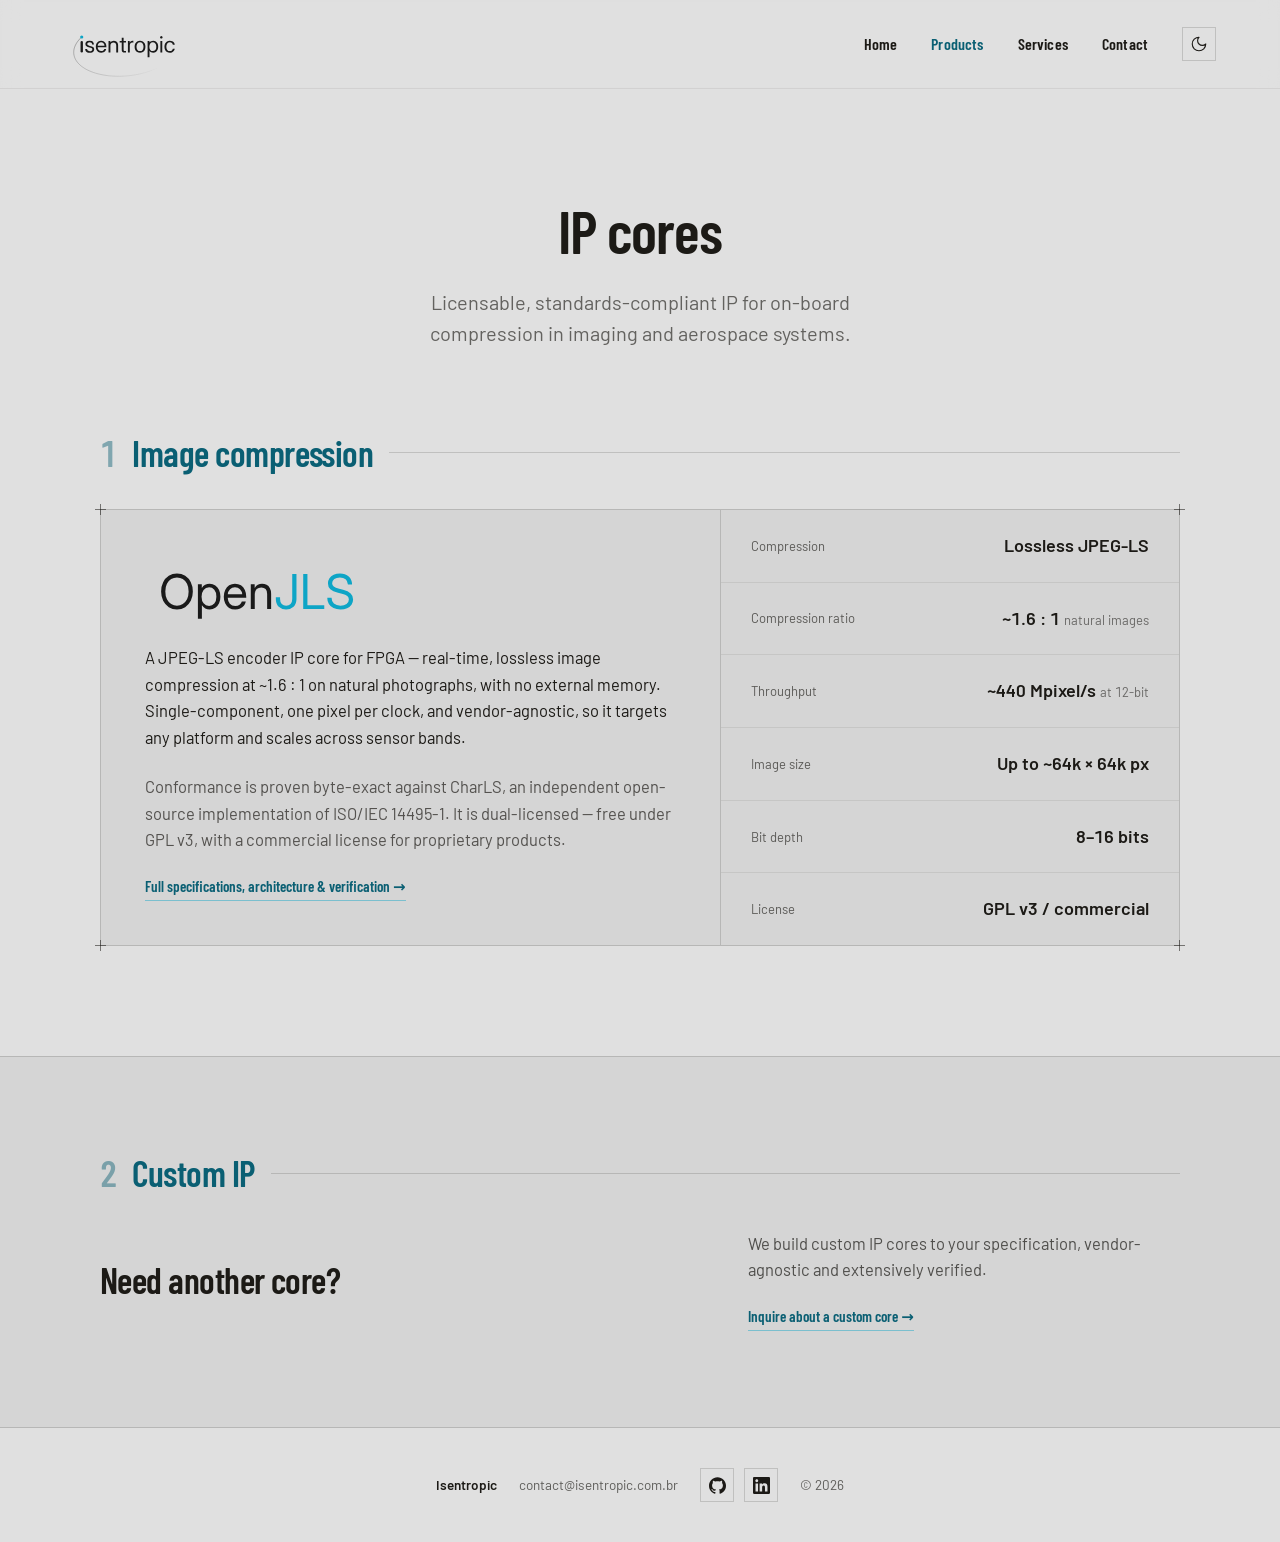
<file: export/products.html>
<!doctype html>
<html lang="en">
<head>
<meta charset="utf-8">
<meta name="viewport" content="width=device-width, initial-scale=1">
<meta name="color-scheme" content="light dark">
<meta name="darkreader-lock">
<style>
/* Industry — design-system tokens and component classes. This file is the source of truth for the system's look; retune it here and see readme.md. */
@import url('https://fonts.googleapis.com/css2?family=Barlow:wght@400;500;700&family=Barlow+Condensed:wght@400;600&display=swap');

:root {
  --color-bg: #f2f2f3;
  --color-surface: #e9e9ea;
  --color-text: #1d1f20;
  --color-accent: #5980a6;
  --color-accent-2: #728fab;
  --color-divider: color-mix(in srgb, #1d1f20 16%, transparent);

  /* Tonal ramps — generated in OKLCH on one shared lightness scale, so the
     same step of any role matches the others in visual value. */
  --color-neutral-100: #f5f5f8;
  --color-neutral-200: #e7e7ea;
  --color-neutral-300: #d4d4d7;
  --color-neutral-400: #b7b7ba;
  --color-neutral-500: #98989b;
  --color-neutral-600: #7a7a7d;
  --color-neutral-700: #5d5d60;
  --color-neutral-800: #424244;
  --color-neutral-900: #2b2b2d;

  --color-accent-100: #eef6ff;
  --color-accent-200: #d6ebff;
  --color-accent-300: #b5d9fd;
  --color-accent-400: #94bce3;
  --color-accent-500: #749dc4;
  --color-accent-600: #597ea3;
  --color-accent-700: #416180;
  --color-accent-800: #2c455d;
  --color-accent-900: #1d2d3d;

  --color-accent-2-100: #eef6ff;
  --color-accent-2-200: #d6ebff;
  --color-accent-2-300: #bdd8f2;
  --color-accent-2-400: #9ebbd8;
  --color-accent-2-500: #7e9cb8;
  --color-accent-2-600: #627d98;
  --color-accent-2-700: #486077;
  --color-accent-2-800: #314457;
  --color-accent-2-900: #1f2d3a;

  --font-heading: "Barlow Condensed", system-ui, sans-serif;
  --font-heading-weight: 600;
  --font-body: "Barlow", system-ui, sans-serif;

  --space-1: 3.4px;
  --space-2: 6.8px;
  --space-3: 10.2px;
  --space-4: 13.6px;
  --space-6: 20.4px;
  --space-8: 27.2px;

  --radius-sm: 2px;
  --radius-md: 4px;
  --radius-lg: 7px;

  /* Elevation — derived from the ground: soft ink-tinted shadows on a
     light theme, a hairline edge + ambient darkness on a dark one. */
  --shadow-sm: 0 1px 2px color-mix(in srgb, #2b2b2d 14%, transparent);
  --shadow-md: 0 3px 10px color-mix(in srgb, #2b2b2d 16%, transparent);
  --shadow-lg: 0 12px 32px color-mix(in srgb, #2b2b2d 22%, transparent);
}

body {
  background: var(--color-bg);
  color: var(--color-text);
  font-family: var(--font-body);
}
h1, h2, h3, h4 { font-family: var(--font-heading); font-weight: var(--font-heading-weight); }

.blueprint {
  position: relative;
  border: 1px solid var(--color-divider);
  border-radius: 0;
}
/* The overlay image treatments (halftone, duotone) clip their overlay
   (overflow:hidden); a blueprint wrapper draws its registration marks
   outside the box, so when both classes share a wrapper the frame must
   win. */
.blueprint.halftone, .blueprint.plate, .blueprint.duotone { overflow: visible; }
.blueprint > .corner {
  position: absolute; width: 11px; height: 11px;
  color: color-mix(in srgb, var(--color-text) 55%, transparent);
}
.blueprint > .corner::before, .blueprint > .corner::after {
  content: ""; position: absolute; background: currentColor;
}
.blueprint > .corner::before { left: 5px; top: 0; width: 1px; height: 100%; }
.blueprint > .corner::after  { top: 5px; left: 0; width: 100%; height: 1px; }
.blueprint > .corner.tl { top: -6px; left: -6px; }
.blueprint > .corner.tr { top: -6px; right: -6px; }
.blueprint > .corner.bl { bottom: -6px; left: -6px; }
.blueprint > .corner.br { bottom: -6px; right: -6px; }

.duotone{position:relative;overflow:hidden}
.duotone::after{content:"";position:absolute;inset:0;pointer-events:none;
  background:var(--color-accent);mix-blend-mode:color}

/* ══════════════════════════════════════════════════════════════════════════
   Components — built with the tokens above. Plain CSS
   on plain HTML: no JavaScript, no build step. Each class is documented in
   readme.md and demonstrated in foundations/ and components/.
   ══════════════════════════════════════════════════════════════════════ */

*, *::before, *::after { box-sizing: border-box; }
body { margin: 0; font-size: 15px; line-height: 1.55; font-weight: 400; }
h1, h2, h3, h4, h5, h6 {
  font-family: var(--font-heading); font-weight: var(--font-heading-weight);
  line-height: 1.12; letter-spacing: -0.015em; margin: 0 0 var(--space-2);
}
h1 { font-size: 42px; }
h2 { font-size: 32px; }
h3 { font-size: 25px; }
h4 { font-size: 20px; }
h5 { font-size: 16px; }
h6 { font-size: 13px; }
h6 { letter-spacing: 0.08em; text-transform: uppercase; }
p { margin: 0 0 var(--space-3); }
a { color: var(--color-accent); text-underline-offset: 3px; }
img { display: block; max-width: 100%; }
figure { margin: 0; }
figcaption {
  font-size: 11px; margin-top: var(--space-1);
  color: color-mix(in srgb, var(--color-text) 55%, transparent);
}
.text-muted { color: color-mix(in srgb, var(--color-text) 55%, transparent); }
:focus { outline: none; }
:focus-visible { outline: 2px solid var(--color-accent); outline-offset: 2px; }
::selection { background: color-mix(in srgb, var(--color-accent) 30%, transparent); }

/* — rules — */
.hr {
  height: 1px; border: 0; margin: var(--space-4) 0;
  background: var(--color-divider);
}

/* — buttons — */
.btn {
  display: inline-flex; align-items: center; justify-content: center; gap: 6px;
  cursor: pointer; text-decoration: none;
  font-family: var(--font-heading); font-weight: var(--font-heading-weight);
  font-size: 14px; line-height: 1.2; color: var(--color-text); /* matches the .input's 14px —
     the pair sits side by side in sign-up rows */
  background: transparent; border: 1px solid transparent;
  padding: var(--space-2) calc(var(--space-3) * 1.2);
  border-radius: var(--radius-md);
}
.btn svg { display: block; }
.btn:disabled { opacity: 0.45; cursor: not-allowed; }
.btn-primary { background: var(--color-accent); color: var(--color-bg); }
.btn-primary:hover { background: var(--color-accent-600); }
.btn-primary:active { background: var(--color-accent-700); }
.btn-secondary { border-color: var(--color-divider); }
.btn-secondary:hover { background: color-mix(in srgb, var(--color-text) 7%, transparent); }
.btn-secondary:active { background: color-mix(in srgb, var(--color-text) 14%, transparent); }
.btn-ghost { color: var(--color-accent); padding-inline: var(--space-1); }
.btn-ghost:hover { background: color-mix(in srgb, var(--color-accent) 10%, transparent); }
.btn-ghost:active { background: color-mix(in srgb, var(--color-accent) 18%, transparent); }
.btn-icon { width: 36px; height: 36px; padding: 0; }
.btn-block { width: 100%; margin-top: var(--space-2); }

/* — forms — */
.field > label {
  display: block; font-size: 12px; margin-bottom: 5px;
  color: color-mix(in srgb, var(--color-text) 70%, transparent);
}
.input {
  width: 100%; min-height: 36px; padding: 6px 10px; font: inherit;
  font-size: 14px; color: var(--color-text); caret-color: var(--color-accent);
  background: var(--color-surface);
  border: 1px solid var(--color-divider); border-radius: var(--radius-md);
}
.input:hover { border-color: color-mix(in srgb, var(--color-text) 45%, transparent); }
.input:focus-visible { border-color: var(--color-accent); outline-offset: 0; }
textarea.input { min-height: 90px; resize: vertical; }
.radio { display: inline-flex; align-items: center; gap: 8px; cursor: pointer; font-size: 14px; }
.radio input, .seg-opt input {
  position: absolute; opacity: 0; width: 0; height: 0; pointer-events: none;
}
.radio .dot {
  width: 16px; height: 16px; flex: none; border-radius: 50%;
  border: 1.5px solid var(--color-divider);
}
.radio:hover .dot { border-color: var(--color-accent); }
.radio input:checked + .dot {
  border-color: var(--color-accent); background: var(--color-accent);
  box-shadow: inset 0 0 0 4px var(--color-bg);
}
.radio input:focus-visible + .dot { outline: 2px solid var(--color-accent); outline-offset: 2px; }
.seg {
  display: inline-flex; overflow: hidden;
  border: 1px solid var(--color-divider); border-radius: var(--radius-md);
}
.seg-opt {
  display: inline-flex; align-items: center; gap: 6px;
  padding: 7px 12px; font-size: 13px; cursor: pointer;
}
.seg-opt + .seg-opt { border-left: 1px solid var(--color-divider); }
.seg-opt:has(input:checked) { background: var(--color-accent); color: var(--color-bg); }
.seg-opt:not(:has(input:checked)):hover { background: color-mix(in srgb, var(--color-text) 7%, transparent); }
.seg-opt:has(input:focus-visible) { outline: 2px solid var(--color-accent); outline-offset: -2px; }

/* — cards — */
.card {
  display: flex; flex-direction: column; gap: var(--space-2);
  padding: var(--space-3); border-radius: var(--radius-md); background: var(--color-surface);
}
.card-kicker { font-size: 10px; letter-spacing: 0.1em; text-transform: uppercase; color: var(--color-accent); }
.card-title {
  font-family: var(--font-heading); font-weight: var(--font-heading-weight);
  font-size: 17px; line-height: 1.2;
}
.card-body { margin: 0; font-size: 13px; opacity: 0.8; flex: 1; }
.card-meta {
  display: flex; align-items: center; gap: 6px; font-size: 11px;
  color: color-mix(in srgb, var(--color-text) 50%, transparent);
}
.elev-sm { box-shadow: var(--shadow-sm); }
.elev-md { box-shadow: var(--shadow-md); }
.elev-lg { box-shadow: var(--shadow-lg); }

/* — tags — */
.tag {
  display: inline-flex; align-items: center; font-size: 11px;
  letter-spacing: 0.02em; padding: 3px 10px;
  border-radius: calc(var(--radius-md) * 0.75);
}
.tag-accent { background: var(--color-accent-100); color: var(--color-accent-800); }
.tag-accent-2 { background: var(--color-accent-2-100); color: var(--color-accent-2-800); }
.tag-neutral { background: var(--color-neutral-100); color: var(--color-neutral-800); }
.tag-outline { border: 1px solid var(--color-accent); color: var(--color-accent); }

/* — navigation — */
.nav {
  display: flex; align-items: center; gap: var(--space-4);
  padding: var(--space-3) var(--space-4);
  border-bottom: none;
}
.nav-brand {
  font-family: var(--font-heading); font-weight: var(--font-heading-weight);
  font-size: 18px; margin-right: auto;
}
.nav a { color: inherit; text-decoration: none; font-size: 14px; }
.nav a:hover, .nav a[aria-current='page'] { color: var(--color-accent); }

/* — tables — */
.table { width: 100%; border-collapse: collapse; font-size: 14px; }
.table th {
  text-align: left; font-size: 11px; letter-spacing: 0.08em; text-transform: uppercase;
  color: color-mix(in srgb, var(--color-text) 60%, transparent);
  padding: var(--space-2); border-bottom: 1px solid var(--color-divider);
}
.table td {
  padding: var(--space-2);
  border-bottom: 1px solid color-mix(in srgb, var(--color-text) 8%, transparent);
}
.table tbody tr:hover { background: color-mix(in srgb, var(--color-text) 4%, transparent); }

/* — dialog — */
.dialog-backdrop {
  position: fixed; inset: 0; display: grid; place-items: center;
  padding: var(--space-4);
  background: color-mix(in srgb, var(--color-neutral-900) 50%, transparent);
}
.dialog {
  width: min(440px, 100%); display: flex; flex-direction: column; gap: var(--space-3);
  padding: var(--space-4); border-radius: var(--radius-lg);
  background: var(--color-surface); box-shadow: var(--shadow-lg);
}
.dialog-title {
  font-family: var(--font-heading); font-weight: var(--font-heading-weight);
  font-size: 20px;
}
.dialog-body { font-size: 14px; opacity: 0.85; }
.dialog-actions { display: flex; justify-content: flex-end; gap: var(--space-2); margin-top: var(--space-2); }

/* — blueprint frame: components are wireframe objects (see .blueprint
     and .corner above) — square, transparent, hairline-bordered — */
.card, .btn, .input, .tag, .seg, .dialog { border-radius: 0; }
.card, .dialog { background: transparent; border: 1px solid var(--color-divider); }
.btn { border: 1px solid var(--color-divider); }
.btn-primary { border-color: var(--color-accent); }
.btn-ghost { border-color: transparent; }


/* isentropic — site chrome and layout.
   Tokens come from the Industry design system (_ds/industry-…/styles.css).
   Nothing here invents color, type or spacing: it only adds page-level
   chrome the system has no component for. */

:root{ --edge:clamp(28px,5vw,88px); }

/* Warm retune of the Industry palette.
   Industry's structure, type and components are untouched — only the color
   tokens are re-pointed, which is how the system says to change its look.
   Steel #5980a6 on cool grey becomes cyan on neutral grey; the ramps keep
   Industry's perceptual lightness steps so every component still resolves.
   Note: cyan is a light accent, so the solid primary button carries a
   near-black label (5.97:1) rather than a white one (2.6:1 — fails AA).
   The light ground is #e0e0e0, a step darker than the paper it replaced, so
   accent-700 (link text) is darkened to #0a5f73 to hold 5.49:1 against it. */
:root{
  --color-bg:#e0e0e0; --color-surface:#d5d5d5; --color-text:#1c1a16;
  --color-divider:color-mix(in srgb,#1c1a16 16%,transparent);

  --color-accent:#0ea5c6;
  --color-accent-100:#e2f5f9; --color-accent-200:#b7e6f0; --color-accent-300:#7fd2e5;
  --color-accent-400:#3fbcd8; --color-accent-500:#0ea5c6; --color-accent-600:#0b8aa6;
  --color-accent-700:#0a5f73; --color-accent-800:#0a4a5a; --color-accent-900:#08323d;

  --color-accent-2:#0ea5c6;
  --color-accent-2-100:#e2f5f9; --color-accent-2-200:#b7e6f0; --color-accent-2-300:#7fd2e5;
  --color-accent-2-400:#3fbcd8; --color-accent-2-500:#0ea5c6; --color-accent-2-600:#0b8aa6;
  --color-accent-2-700:#0a5f73; --color-accent-2-800:#0a4a5a; --color-accent-2-900:#08323d;

  --color-neutral-100:#f4f0ea; --color-neutral-200:#e8e1d6; --color-neutral-300:#d7cdbe;
  --color-neutral-400:#bcaf9c; --color-neutral-500:#9d907c; --color-neutral-600:#7e7362;
  --color-neutral-700:#605749; --color-neutral-800:#443e34; --color-neutral-900:#2c2820;
}

/* ---- large-display scaling ----
   Every size in this sheet and in Industry's tokens is in px, so a 2560px
   display renders the same physical page as a 1440px one: the measure holds,
   half the screen becomes margin and the type reads small. Zooming the root
   scales the whole board at once — type, spacing, hairlines and the plate
   frames all keep their exact proportions, which retuning tokens one by one
   would not. Steps are gentle and only start above the design width. */
@media (min-width:1680px){ html{ zoom:1.12; } }
@media (min-width:2000px){ html{ zoom:1.25; } }
@media (min-width:2400px){ html{ zoom:1.38; } }
@media (min-width:3000px){ html{ zoom:1.55; } }

:root{color-scheme:light;}
html[data-theme="dark"]{color-scheme:dark;}

/* ---- dark theme ----
   Same retune move as the block above: only color tokens are re-pointed, so
   every Industry component and every color-mix() in this sheet resolves
   without change. The ground goes warm near-black and the ink warm paper.

   The accent ramp is not simply reversed — each step is set to do its job on
   the dark ground, matching the role it plays on the light one:
     100–300  tinted fills and hovers      -> deep, so they sit under the text
     400      button hover (lightens)      -> lighter than the base
     600      button pressed (deepens)     -> deeper than the base
     700      accent text, links, tags     -> light cyan, 11.2:1 on the ground
     800      link hover (lifts further)   -> lighter still
   The solid primary button keeps a near-black label in both themes. */
html[data-theme="dark"]{
  --color-bg:#16130e; --color-surface:#1f1b14; --color-text:#e0e0e0;
  --color-divider:color-mix(in srgb,#e0e0e0 16%,transparent);

  --color-accent:#22b4d4;
  --color-accent-100:#0a2128; --color-accent-200:#0c3039; --color-accent-300:#114554;
  --color-accent-400:#6bcfe6; --color-accent-500:#22b4d4; --color-accent-600:#1595b2;
  --color-accent-700:#7fd6ea; --color-accent-800:#b0e6f2; --color-accent-900:#daf3f9;

  --color-accent-2:#22b4d4;
  --color-accent-2-100:#0a2128; --color-accent-2-200:#0c3039; --color-accent-2-300:#114554;
  --color-accent-2-400:#6bcfe6; --color-accent-2-500:#22b4d4; --color-accent-2-600:#1595b2;
  --color-accent-2-700:#7fd6ea; --color-accent-2-800:#b0e6f2; --color-accent-2-900:#daf3f9;

  --color-neutral-100:#1b1813; --color-neutral-200:#272319; --color-neutral-300:#3a3428;
  --color-neutral-400:#524a3a; --color-neutral-500:#7a7060; --color-neutral-600:#9d9382;
  --color-neutral-700:#bdb4a2; --color-neutral-800:#d9d1c2; --color-neutral-900:#efe9dd;
}
/* The cyan fill is light in both themes, so its label stays near-black. */
html[data-theme="dark"] .btn-lg,
html[data-theme="dark"] .btn-lg:hover,
html[data-theme="dark"] .btn-lg:active,
html[data-theme="dark"] .btn-primary,
html[data-theme="dark"] .btn-primary:hover,
html[data-theme="dark"] .btn-primary:active{color:#16130e;}
/* Photographs are lit for paper; ease them back on the dark ground. */
html[data-theme="dark"] .bench-panel img{filter:brightness(0.84) contrast(1.04);}

html{scroll-behavior:smooth;}
body{background:var(--color-bg);color:var(--color-text);margin:0;-webkit-font-smoothing:antialiased;text-wrap:pretty;}
a{color:var(--color-accent-700);}
a:hover{color:var(--color-accent-800);}

/* ---- chrome ---- */
.site-nav{display:flex;align-items:center;gap:36px;}
/* The wordmark is a flat SVG with baked ink, so it ships in two cuts. */
.wm-dark{display:none;}
html[data-theme="dark"] .wm-light{display:none;}
html[data-theme="dark"] .wm-dark{display:block;}
.theme-btn{display:inline-grid;place-items:center;width:34px;height:34px;padding:0;border:1px solid var(--color-divider);background:transparent;color:var(--color-text);cursor:pointer;border-radius:0;transition:background .18s,border-color .18s,color .18s;}
.theme-btn > svg{grid-area:1/1;}
.theme-btn:hover{background:color-mix(in srgb,var(--color-accent) 12%,transparent);border-color:var(--color-accent);color:var(--color-accent-700);}
.theme-btn:focus-visible{outline:2px solid var(--color-accent);outline-offset:2px;}
.theme-btn .ico-sun{display:none;}
html[data-theme="dark"] .theme-btn .ico-sun{display:block;}
html[data-theme="dark"] .theme-btn .ico-moon{display:none;}
.nav-links{display:flex;align-items:center;gap:34px;}
.nlink{position:relative;color:var(--color-text);text-decoration:none;font-family:var(--font-heading);font-size:16px;font-weight:var(--font-heading-weight);letter-spacing:0.01em;transition:color .18s;}
.nlink:hover,.nlink[data-active]{color:var(--color-accent-700);}
.cta{color:var(--color-accent-700);text-decoration:none;font-family:var(--font-heading);font-weight:var(--font-heading-weight);border-bottom:1px solid color-mix(in srgb,var(--color-accent) 45%,transparent);padding-bottom:2px;transition:border-color .18s;}
.cta:hover{border-color:var(--color-accent);}
.hero-h{font-family:var(--font-heading);font-weight:var(--font-heading-weight);font-size:clamp(30px,3.6vw,46px);line-height:1.1;}
.hero-split{max-width:1180px;margin:0 auto;box-sizing:border-box;width:100%;display:grid;grid-template-columns:1fr 1fr;align-items:center;gap:clamp(32px,5vw,80px);}
.hero-logo img{width:100%;max-width:520px;height:auto;}
@media(max-width:900px){
  .hero-split{grid-template-columns:1fr;justify-items:center;text-align:center;}
  .hero-split .hero-h,.hero-split p{margin-inline:auto !important;}
  .hero-logo img{max-width:340px;}
}
.sec-head{font-size:clamp(26px,3.2vw,36px);margin:0;display:flex;align-items:baseline;gap:16px;color:var(--color-accent-700);}
.sec-no{color:color-mix(in srgb,var(--color-accent-700) 45%,transparent);font-feature-settings:'tnum' 1;}
.kicker{font-size:12px;letter-spacing:0.16em;text-transform:uppercase;color:var(--color-accent-700);font-weight:600;}
.wrap{max-width:940px;margin:0 auto;}

/* ---- social ---- */
.social{display:inline-flex;align-items:center;gap:10px;}
.sico{display:inline-grid;place-items:center;width:34px;height:34px;border:1px solid var(--color-divider);color:var(--color-text);text-decoration:none;transition:background .18s,border-color .18s,color .18s;}
.sico:hover{background:color-mix(in srgb,var(--color-accent) 12%,transparent);border-color:var(--color-accent);color:var(--color-accent-700);}
.sico:focus-visible{outline:2px solid var(--color-accent);outline-offset:2px;}

/* ---- controls ---- */
.btn-lg{position:relative;display:inline-flex;align-items:center;justify-content:center;gap:8px;font-family:var(--font-heading);font-weight:var(--font-heading-weight);font-size:17px;letter-spacing:0.01em;padding:15px 32px;text-decoration:none;background:var(--color-accent);color:var(--color-text);border:1px solid var(--color-accent);border-radius:0;transition:background .18s,border-color .18s;}
.btn-lg:hover{background:var(--color-accent-400);border-color:var(--color-accent-400);color:var(--color-text);}
.btn-lg:active{background:var(--color-accent-600);border-color:var(--color-accent-600);color:var(--color-text);}
.btn-lg:focus-visible{outline:2px solid var(--color-accent);outline-offset:3px;}
.caro-btn{display:inline-flex;align-items:center;justify-content:center;width:44px;height:44px;border:1px solid var(--color-divider);background:transparent;cursor:pointer;color:var(--color-text);transition:background .18s,border-color .18s;}
.caro-btn:hover{background:color-mix(in srgb,var(--color-accent) 10%,transparent);border-color:var(--color-accent);}
.caro-btn:focus-visible{outline:2px solid var(--color-accent);outline-offset:2px;}
.dot{width:28px;height:28px;display:inline-grid;place-items:center;padding:0;border:0;background:none;cursor:pointer;appearance:none;-webkit-appearance:none;}
.dot::before{content:"";width:9px;height:9px;border:1px solid var(--color-accent-700);background:transparent;transition:background .18s;}
.dot[data-on="1"]::before{background:var(--color-accent-700);}
.dot:focus-visible{outline:2px solid var(--color-accent);outline-offset:0;}

/* Same pairing problem as .btn-lg: Industry's .btn-primary is an accent fill
   with a --color-bg label, which on the cyan measures 2.20:1. The label
   goes dark (5.97:1) and hover lightens rather than darkens, to suit it. */
.btn-primary{color:var(--color-text);}
.btn-primary:hover{background:var(--color-accent-400);border-color:var(--color-accent-400);color:var(--color-text);}
.btn-primary:active{background:var(--color-accent-600);border-color:var(--color-accent-600);color:var(--color-text);}

/* Industry's .tag-outline draws label and border in --color-accent. On the
   ground that measures 2.20:1 — below AA for an 11px label and below the
   3:1 UI-boundary minimum. The system's own rule is that paragraph-size accent
   text takes a deep ramp step, so tags use accent-700 (5.49:1). */
.tag-outline{color:var(--color-accent-700);border-color:var(--color-accent-700);}

/* ---- tables ---- */
.spec-tbl{width:100%;border-collapse:collapse;}
.spec-tbl td{padding:15px 0;border-bottom:1px solid color-mix(in srgb,var(--color-text) 9%,transparent);vertical-align:baseline;font-size:15.5px;line-height:1.5;}
.spec-tbl td:first-child{width:34%;color:color-mix(in srgb,var(--color-text) 62%,transparent);padding-right:24px;}
.spec-tbl td:last-child{font-weight:500;}
.spec-tbl tr:last-child td{border-bottom:0;}

/* ---- image plates: Industry duotone inside a blueprint frame ---- */
.plate-fig{margin:0;display:flex;flex-direction:column;gap:12px;}
.bench-pair{display:grid;grid-template-columns:1fr 1fr;gap:1px;background:var(--color-divider);}
.bench-panel{position:relative;overflow:hidden;min-width:0;}
.bench-panel .duotone{width:100%;height:100%;}
.bench-panel img{width:100%;height:100%;object-fit:cover;display:block;}
.bench-tag{position:absolute;left:10px;bottom:9px;z-index:2;font-size:11px;letter-spacing:0.13em;
  text-transform:uppercase;font-weight:600;color:var(--color-bg);
  background:color-mix(in srgb,var(--color-neutral-900) 82%,transparent);padding:4px 8px;}
.bench-link{position:absolute;z-index:3;left:50%;top:50%;transform:translate(-50%,-50%);
  font-size:11px;letter-spacing:0.16em;text-transform:uppercase;font-weight:600;
  color:var(--color-text);background:var(--color-bg);padding:5px 9px;
  border:1px solid var(--color-accent-700);white-space:nowrap;}
@media (max-width:640px){
  .bench-pair{grid-template-columns:1fr;}
  .bench-panel{height:210px !important;}
}
/* Charts hold their own minimum width: below it the axis labels stop being
   legible, so the figure pans horizontally instead of shrinking to nothing. */
.chart-scroll{overflow-x:auto;overflow-y:hidden;-webkit-overflow-scrolling:touch;}
.chart-scroll > svg{min-width:620px;}
.plate-fig > .plate-cap{order:-1;}
.plate-cap{font-size:12px;letter-spacing:0.14em;text-transform:uppercase;color:color-mix(in srgb,var(--color-text) 66%,transparent);font-weight:600;}
.chart-cap{font-size:18px;letter-spacing:0;text-transform:none;color:var(--color-text);display:flex;align-items:baseline;gap:12px;flex-wrap:wrap;}
.fig-no{color:color-mix(in srgb,var(--color-accent-700) 70%,transparent);font-feature-settings:'tnum' 1;}
.sweep-head{display:flex;flex-direction:column;gap:10px;border-top:1px solid color-mix(in srgb,var(--color-text) 20%,transparent);padding-top:30px;margin-top:20px;}
.sweep-title{font-size:22px;margin:0;display:flex;align-items:baseline;gap:12px;}
.num-title{display:flex;align-items:baseline;gap:0.45em;}
.sweep-num{color:color-mix(in srgb,var(--color-accent-700) 70%,transparent);font-feature-settings:'tnum' 1;}
.sweep-lead{font-size:16.5px;line-height:1.62;margin:0;max-width:74ch;color:color-mix(in srgb,var(--color-text) 78%,transparent);}

/* ---- layout primitives (in CSS so they can collapse responsively) ---- */
.g-2{display:grid;grid-template-columns:1fr 1fr;}
.g-3{display:grid;grid-template-columns:repeat(3,1fr);}
.g-5{display:grid;grid-template-columns:repeat(5,1fr);}
.g-split{display:grid;grid-template-columns:1.15fr 0.85fr;}
.cell{padding:44px;}
.cell-m{padding:38px;}
.cell-s{padding:34px;}
.divide-r{border-right:1px solid var(--color-divider);}

@media(max-width:980px){
  /* 5 stages never divide evenly into 3 or 2 columns — let the last one span
     the remainder so the strip doesn't end on a dead tile. */
  .g-5{grid-template-columns:repeat(3,1fr);}
  .g-5 > :last-child{grid-column:span 2;}
}
@media(max-width:900px){
  .g-2,.g-3,.g-split{grid-template-columns:1fr;}
  .divide-r{border-right:0;border-bottom:1px solid var(--color-divider);}
}
@media(max-width:700px){
  .site-nav{flex-wrap:wrap;gap:8px 24px;}
  .nav-links{width:100%;gap:26px;}
  .g-5{grid-template-columns:1fr 1fr;}
}
@media(max-width:640px){
  .cell,.cell-m,.cell-s{padding:26px 22px;}
  .spec-tbl td:first-child{width:42%;padding-right:16px;}
}
@media(max-width:460px){
  .g-5{grid-template-columns:1fr;}
  .g-5 > :last-child{grid-column:auto;}
}

</style>
<script>
/* isentropic — theme switch.
   Applies the saved (or system) theme to <html data-theme> before the page
   paints, and delegates clicks on any [data-theme-toggle] control. Loaded
   from every page's <helmet>; the guard keeps the listener single. */
(function () {
  var KEY = 'isentropic-theme';
  var root = document.documentElement;
  var saved = null;
  try { saved = localStorage.getItem(KEY); } catch (e) {}
  var system = window.matchMedia && matchMedia('(prefers-color-scheme: dark)').matches ? 'dark' : 'light';
  root.setAttribute('data-theme', saved === 'dark' || saved === 'light' ? saved : system);

  if (window.__isentropicThemeBound) return;
  window.__isentropicThemeBound = true;
  document.addEventListener('click', function (e) {
    var btn = e.target && e.target.closest && e.target.closest('[data-theme-toggle]');
    if (!btn) return;
    var next = root.getAttribute('data-theme') === 'dark' ? 'light' : 'dark';
    root.setAttribute('data-theme', next);
    try { localStorage.setItem(KEY, next); } catch (err) {}
  });
})();
</script>
<link rel="icon" href="assets/isentropic-icon-round-dark-512.png">
<title>IP cores — Isentropic</title>
<meta name="description" content="Licensable, standards-compliant IP cores for on-board compression in imaging and aerospace systems, including OpenJLS, a JPEG-LS encoder for FPGA.">
<link rel="canonical" href="https://isentropic.com.br/products">
<meta property="og:type" content="website">
<meta property="og:site_name" content="Isentropic">
<meta property="og:title" content="IP cores — Isentropic">
<meta property="og:description" content="Licensable IP cores for on-board compression, including the OpenJLS JPEG-LS encoder.">
<meta property="og:image" content="https://isentropic.com.br/assets/og-card.png?v=2">
<meta property="og:image:width" content="1200">
<meta property="og:image:height" content="630">
<meta property="og:image:type" content="image/png">
<meta property="og:image:alt" content="Isentropic — FPGA IP cores &amp; design for imaging and aerospace">
<meta property="og:url" content="https://isentropic.com.br/products">
<meta name="twitter:card" content="summary_large_image">
<meta name="twitter:image" content="https://isentropic.com.br/assets/og-card.png?v=2">
<meta name="twitter:image:alt" content="Isentropic — FPGA IP cores &amp; design for imaging and aerospace">
<script type="application/ld+json">
{"@context":"https://schema.org","@type":"Organization","name":"Isentropic","url":"https://isentropic.com.br/","logo":"https://isentropic.com.br/assets/isentropic-icon-512.png","sameAs":["https://github.com/isentropic-fpga","https://www.linkedin.com/company/isentropic-fpga/"],"email":"contact@isentropic.com.br"}
</script>
<link rel="preconnect" href="https://fonts.googleapis.com">
<link rel="preconnect" href="https://fonts.gstatic.com" crossorigin="">
</head>
<body>
<div style="min-height:100%;display:flex;flex-direction:column;">
  <nav class="site-nav" style="padding:14px var(--edge);position:sticky;top:0;background:color-mix(in srgb,var(--color-bg) 88%,transparent);backdrop-filter:blur(10px);z-index:10;border-bottom:1px solid color-mix(in srgb,var(--color-text) 7%,transparent);">
    <a href="/" aria-label="Isentropic — home" style="margin-right:auto;display:flex;align-items:center;"><img class="wm-light" src="assets/isentropic-wordmark.svg" alt="" style="height:60px;position:relative;top:12px;"><img class="wm-dark" src="assets/isentropic-wordmark-dark.svg" alt="" style="height:60px;position:relative;top:12px;"></a>
    <div class="nav-links">
      <a href="/" class="nlink">Home</a>
      <a href="/products" class="nlink" data-active="">Products</a>
      <a href="/services" class="nlink">Services</a>
      <a href="/contact" class="nlink">Contact</a>
      <button type="button" class="theme-btn" data-theme-toggle="" aria-label="Switch color theme" title="Switch color theme">
        <svg class="ico-moon" width="18" height="18" viewBox="0 0 24 24" fill="none" stroke="currentColor" stroke-width="1.5" stroke-linecap="round" stroke-linejoin="round" aria-hidden="true"><path d="M12 3a6 6 0 0 0 9 9 9 9 0 1 1-9-9Z"></path></svg>
        <svg class="ico-sun" width="18" height="18" viewBox="0 0 24 24" fill="none" stroke="currentColor" stroke-width="1.5" stroke-linecap="round" stroke-linejoin="round" aria-hidden="true"><circle cx="12" cy="12" r="4"></circle><path d="M12 2v2"></path><path d="M12 20v2"></path><path d="m4.93 4.93 1.41 1.41"></path><path d="m17.66 17.66 1.41 1.41"></path><path d="M2 12h2"></path><path d="M20 12h2"></path><path d="m6.34 17.66-1.41 1.41"></path><path d="m19.07 4.93-1.41 1.41"></path></svg>
      </button>
    </div>
  </nav>

  <!-- HEADER -->
  <section style="padding:110px var(--edge) 84px;display:flex;flex-direction:column;align-items:center;text-align:center;gap:24px;">
    
    <h1 style="font-size:clamp(38px,5.4vw,60px);line-height:1.06;margin:0;max-width:18ch;">IP cores</h1>
    <p style="font-size:clamp(17px,1.9vw,20px);line-height:1.55;font-weight:400;margin:0;max-width:44ch;color:color-mix(in srgb,var(--color-text) 64%,transparent);">Licensable, standards-compliant IP for on-board compression in imaging and aerospace systems.</p>
  </section>

  <!-- OPENJLS FEATURED -->
  <section style="padding:0 var(--edge) 110px;">
    <div style="max-width:1080px;margin:0 auto;display:flex;flex-direction:column;gap:36px;">
      <div style="display:flex;align-items:center;gap:16px;">
        <h2 class="sec-head"><span class="sec-no">1</span>Image compression</h2>
        <hr style="flex:1;height:1px;border:0;background:var(--color-divider);margin:0;">
      </div>
      <div class="blueprint" style="background:var(--color-surface);">
        <i class="corner tl"></i><i class="corner tr"></i><i class="corner bl"></i><i class="corner br"></i>
        <div class="g-split">
          <div class="cell divide-r" style="display:flex;flex-direction:column;gap:22px;">
            <h2 style="font-size:34px;margin:0;display:flex;"><img class="wm-light" src="assets/openjls-wordmark.svg" alt="OpenJLS" style="height:90px;margin:-10px 0 -12px -6px;"><img class="wm-dark" src="assets/openjls-wordmark-dark.svg" alt="OpenJLS" style="height:90px;margin:-10px 0 -12px -6px;"></h2>
            <p style="font-size:16.5px;line-height:1.62;margin:0;">A JPEG-LS encoder IP core for FPGA — real-time, lossless image compression at ~1.6&nbsp;:&nbsp;1 on natural photographs, with no external memory. Single-component, one pixel per clock, and vendor-agnostic, so it targets any platform and scales across sensor bands.</p>
            <p style="font-size:16.5px;line-height:1.62;margin:0;color:color-mix(in srgb,var(--color-text) 70%,transparent);">Conformance is proven byte-exact against CharLS, an independent open-source implementation of ISO/IEC 14495-1. It is dual-licensed — free under GPL v3, with a commercial license for proprietary products.</p>
            <a href="/openjls" class="cta" style="font-size:15px;align-self:flex-start;">Full specifications, architecture &amp; verification →</a>
          </div>
          <dl style="margin:0;align-self:stretch;display:flex;flex-direction:column;justify-content:center;">
            <div style="display:flex;justify-content:space-between;align-items:center;flex:1;padding:18px 30px;border-bottom:1px solid color-mix(in srgb,var(--color-text) 8%,transparent);">
              <dt style="font-size:13px;color:color-mix(in srgb,var(--color-text) 66%,transparent);">Compression</dt>
              <dd style="margin:0;font-size:18px;font-weight:600;">Lossless JPEG-LS</dd>
            </div>
            <div style="display:flex;justify-content:space-between;align-items:center;flex:1;padding:18px 30px;border-bottom:1px solid color-mix(in srgb,var(--color-text) 8%,transparent);">
              <dt style="font-size:13px;color:color-mix(in srgb,var(--color-text) 66%,transparent);">Compression ratio</dt>
              <dd style="margin:0;font-size:18px;font-weight:600;font-feature-settings:'tnum' 1;">~1.6 : 1 <span style="font-size:13px;font-weight:400;color:color-mix(in srgb,var(--color-text) 58%,transparent);">natural images</span></dd>
            </div>
            <div style="display:flex;justify-content:space-between;align-items:center;flex:1;padding:18px 30px;border-bottom:1px solid color-mix(in srgb,var(--color-text) 8%,transparent);">
              <dt style="font-size:13px;color:color-mix(in srgb,var(--color-text) 66%,transparent);">Throughput</dt>
              <dd style="margin:0;font-size:18px;font-weight:600;font-feature-settings:'tnum' 1;">~440 Mpixel/s <span style="font-size:13px;font-weight:400;color:color-mix(in srgb,var(--color-text) 58%,transparent);">at 12&#8209;bit</span></dd>
            </div>
            <div style="display:flex;justify-content:space-between;align-items:center;flex:1;padding:18px 30px;border-bottom:1px solid color-mix(in srgb,var(--color-text) 8%,transparent);">
              <dt style="font-size:13px;color:color-mix(in srgb,var(--color-text) 66%,transparent);">Image size</dt>
              <dd style="margin:0;font-size:18px;font-weight:600;font-feature-settings:'tnum' 1;">Up to ~64k × 64k px</dd>
            </div>
            <div style="display:flex;justify-content:space-between;align-items:center;flex:1;padding:18px 30px;border-bottom:1px solid color-mix(in srgb,var(--color-text) 8%,transparent);">
              <dt style="font-size:13px;color:color-mix(in srgb,var(--color-text) 66%,transparent);">Bit depth</dt>
              <dd style="margin:0;font-size:18px;font-weight:600;font-feature-settings:'tnum' 1;">8–16 bits</dd>
            </div>
            <div style="display:flex;justify-content:space-between;align-items:center;flex:1;padding:18px 30px;">
              <dt style="font-size:13px;color:color-mix(in srgb,var(--color-text) 66%,transparent);">License</dt>
              <dd style="margin:0;font-size:18px;font-weight:600;">GPL v3 / commercial</dd>
            </div>
          </dl>
        </div>
      </div>
    </div>
  </section>

  <!-- CUSTOM IP -->
  <section style="background:var(--color-surface);border-top:1px solid var(--color-divider);border-bottom:1px solid var(--color-divider);padding:96px var(--edge);">
    <div style="max-width:1080px;margin:0 auto;display:flex;flex-direction:column;gap:36px;">
      <div style="display:flex;align-items:center;gap:16px;">
        <h2 class="sec-head"><span class="sec-no">2</span>Custom IP</h2>
        <hr style="flex:1;height:1px;border:0;background:var(--color-divider);margin:0;">
      </div>
      <div class="g-split" style="align-items:center;gap:clamp(32px,5vw,72px);">
        <h2 style="font-size:clamp(26px,3.2vw,36px);margin:0;max-width:20ch;">Need another core?</h2>
        <div style="display:flex;flex-direction:column;gap:22px;">
          <p style="font-size:16.5px;line-height:1.62;margin:0;color:color-mix(in srgb,var(--color-text) 72%,transparent);">We build custom IP cores to your specification, vendor-agnostic and extensively verified.</p>
          <a href="/contact" class="cta" style="font-size:15px;align-self:flex-start;">Inquire about a custom core →</a>
        </div>
      </div>
    </div>
  </section>

  <footer style="margin-top:auto;display:flex;flex-wrap:wrap;justify-content:center;align-items:center;gap:22px;padding:40px var(--edge);font-size:13.5px;color:color-mix(in srgb,var(--color-text) 66%,transparent);">
    <span style="font-weight:600;color:var(--color-text);">Isentropic</span>
    <a href="mailto:contact@isentropic.com.br" style="color:inherit;text-decoration:none;">contact@isentropic.com.br</a>
    <span class="social">
      <a href="https://github.com/isentropic-fpga" target="_blank" rel="noopener" class="sico" aria-label="Isentropic on GitHub" title="GitHub"><svg width="17" height="17" viewBox="0 0 24 24" fill="currentColor" aria-hidden="true"><path d="M12 .297c-6.63 0-12 5.373-12 12 0 5.303 3.438 9.8 8.205 11.385.6.113.82-.258.82-.577 0-.285-.01-1.04-.015-2.04-3.338.724-4.042-1.61-4.042-1.61C4.422 18.07 3.633 17.7 3.633 17.7c-1.087-.744.084-.729.084-.729 1.205.084 1.838 1.236 1.838 1.236 1.07 1.835 2.809 1.305 3.495.998.108-.776.417-1.305.76-1.605-2.665-.3-5.466-1.332-5.466-5.93 0-1.31.465-2.38 1.235-3.22-.135-.303-.54-1.523.105-3.176 0 0 1.005-.322 3.3 1.23.96-.267 1.98-.399 3-.405 1.02.006 2.04.138 3 .405 2.28-1.552 3.285-1.23 3.285-1.23.645 1.653.24 2.873.12 3.176.765.84 1.23 1.91 1.23 3.22 0 4.61-2.805 5.625-5.475 5.92.42.36.81 1.096.81 2.22 0 1.606-.015 2.896-.015 3.286 0 .315.21.69.825.57C20.565 22.092 24 17.592 24 12.297c0-6.627-5.373-12-12-12"></path></svg></a>
      <a href="https://www.linkedin.com/company/isentropic-fpga/" target="_blank" rel="noopener" class="sico" aria-label="Isentropic on LinkedIn" title="LinkedIn"><svg width="17" height="17" viewBox="0 0 24 24" fill="currentColor" aria-hidden="true"><path d="M20.447 20.452h-3.554v-5.569c0-1.328-.027-3.037-1.852-3.037-1.853 0-2.136 1.445-2.136 2.939v5.667H9.351V9h3.414v1.561h.046c.477-.9 1.637-1.85 3.37-1.85 3.601 0 4.267 2.37 4.267 5.455v6.286zM5.337 7.433c-1.144 0-2.063-.926-2.063-2.065 0-1.138.92-2.063 2.063-2.063 1.14 0 2.064.925 2.064 2.063 0 1.139-.925 2.065-2.064 2.065zm1.782 13.019H3.555V9h3.564v11.452zM22.225 0H1.771C.792 0 0 .774 0 1.729v20.542C0 23.227.792 24 1.771 24h20.451C23.2 24 24 23.227 24 22.271V1.729C24 .774 23.2 0 22.222 0h.003z"></path></svg></a>
    </span>
    <span>© 2026</span>
  </footer>
</div>
</body>
</html>
</file>
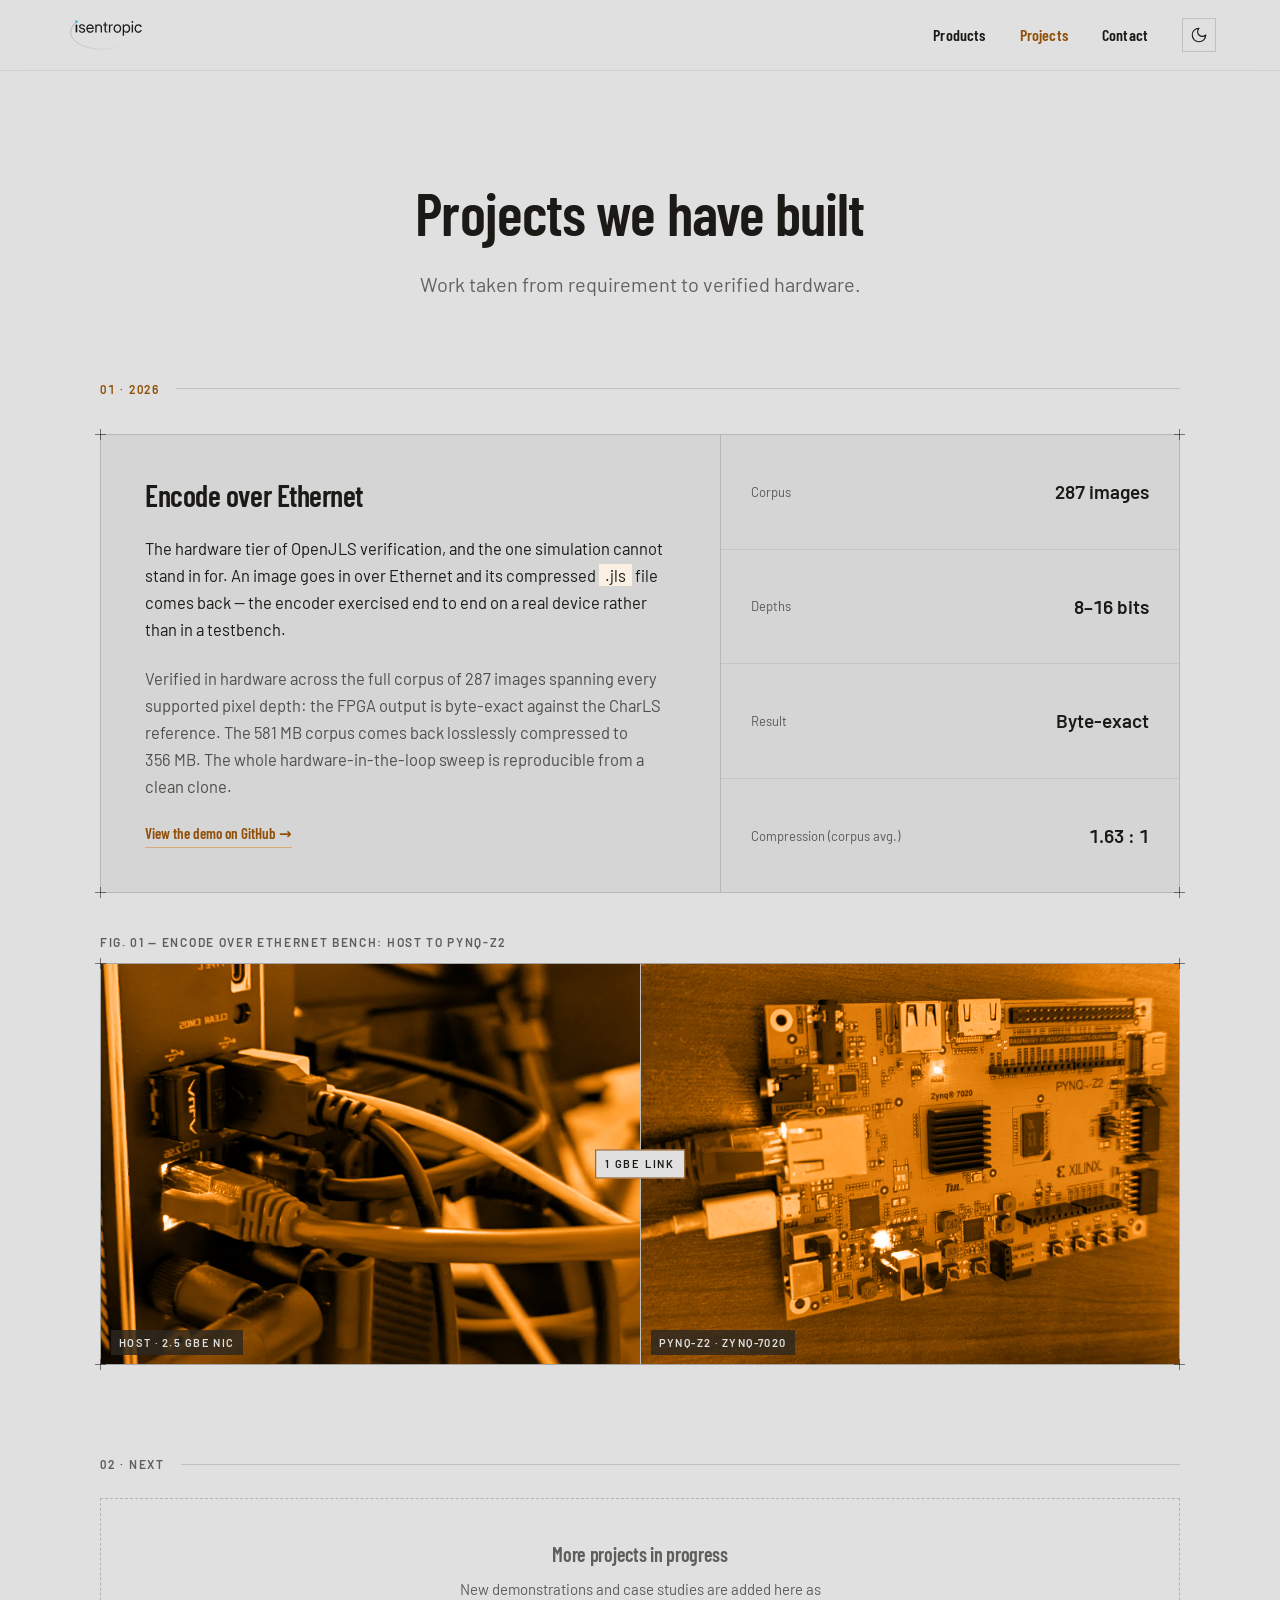
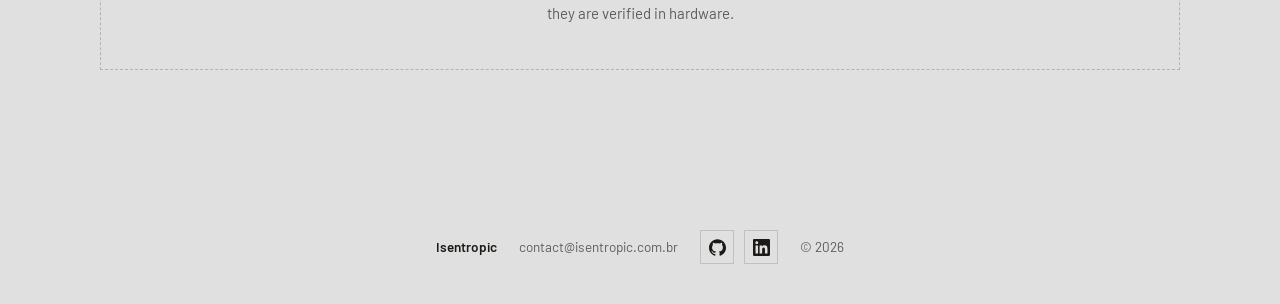
<file: export/projects.html>
<!doctype html>
<html lang="en">
<head>
<meta charset="utf-8">
<meta name="viewport" content="width=device-width, initial-scale=1">
<meta name="color-scheme" content="light dark">
<meta name="darkreader-lock">
<style>
/* Industry — design-system tokens and component classes. This file is the source of truth for the system's look; retune it here and see readme.md. */
@import url('https://fonts.googleapis.com/css2?family=Barlow:wght@400;500;700&family=Barlow+Condensed:wght@400;600&display=swap');

:root {
  --color-bg: #f2f2f3;
  --color-surface: #e9e9ea;
  --color-text: #1d1f20;
  --color-accent: #5980a6;
  --color-accent-2: #728fab;
  --color-divider: color-mix(in srgb, #1d1f20 16%, transparent);

  /* Tonal ramps — generated in OKLCH on one shared lightness scale, so the
     same step of any role matches the others in visual value. */
  --color-neutral-100: #f5f5f8;
  --color-neutral-200: #e7e7ea;
  --color-neutral-300: #d4d4d7;
  --color-neutral-400: #b7b7ba;
  --color-neutral-500: #98989b;
  --color-neutral-600: #7a7a7d;
  --color-neutral-700: #5d5d60;
  --color-neutral-800: #424244;
  --color-neutral-900: #2b2b2d;

  --color-accent-100: #eef6ff;
  --color-accent-200: #d6ebff;
  --color-accent-300: #b5d9fd;
  --color-accent-400: #94bce3;
  --color-accent-500: #749dc4;
  --color-accent-600: #597ea3;
  --color-accent-700: #416180;
  --color-accent-800: #2c455d;
  --color-accent-900: #1d2d3d;

  --color-accent-2-100: #eef6ff;
  --color-accent-2-200: #d6ebff;
  --color-accent-2-300: #bdd8f2;
  --color-accent-2-400: #9ebbd8;
  --color-accent-2-500: #7e9cb8;
  --color-accent-2-600: #627d98;
  --color-accent-2-700: #486077;
  --color-accent-2-800: #314457;
  --color-accent-2-900: #1f2d3a;

  --font-heading: "Barlow Condensed", system-ui, sans-serif;
  --font-heading-weight: 600;
  --font-body: "Barlow", system-ui, sans-serif;

  --space-1: 3.4px;
  --space-2: 6.8px;
  --space-3: 10.2px;
  --space-4: 13.6px;
  --space-6: 20.4px;
  --space-8: 27.2px;

  --radius-sm: 2px;
  --radius-md: 4px;
  --radius-lg: 7px;

  /* Elevation — derived from the ground: soft ink-tinted shadows on a
     light theme, a hairline edge + ambient darkness on a dark one. */
  --shadow-sm: 0 1px 2px color-mix(in srgb, #2b2b2d 14%, transparent);
  --shadow-md: 0 3px 10px color-mix(in srgb, #2b2b2d 16%, transparent);
  --shadow-lg: 0 12px 32px color-mix(in srgb, #2b2b2d 22%, transparent);
}

body {
  background: var(--color-bg);
  color: var(--color-text);
  font-family: var(--font-body);
}
h1, h2, h3, h4 { font-family: var(--font-heading); font-weight: var(--font-heading-weight); }

.blueprint {
  position: relative;
  border: 1px solid var(--color-divider);
  border-radius: 0;
}
/* The overlay image treatments (halftone, duotone) clip their overlay
   (overflow:hidden); a blueprint wrapper draws its registration marks
   outside the box, so when both classes share a wrapper the frame must
   win. */
.blueprint.halftone, .blueprint.plate, .blueprint.duotone { overflow: visible; }
.blueprint > .corner {
  position: absolute; width: 11px; height: 11px;
  color: color-mix(in srgb, var(--color-text) 55%, transparent);
}
.blueprint > .corner::before, .blueprint > .corner::after {
  content: ""; position: absolute; background: currentColor;
}
.blueprint > .corner::before { left: 5px; top: 0; width: 1px; height: 100%; }
.blueprint > .corner::after  { top: 5px; left: 0; width: 100%; height: 1px; }
.blueprint > .corner.tl { top: -6px; left: -6px; }
.blueprint > .corner.tr { top: -6px; right: -6px; }
.blueprint > .corner.bl { bottom: -6px; left: -6px; }
.blueprint > .corner.br { bottom: -6px; right: -6px; }

.duotone{position:relative;overflow:hidden}
.duotone::after{content:"";position:absolute;inset:0;pointer-events:none;
  background:var(--color-accent);mix-blend-mode:color}

/* ══════════════════════════════════════════════════════════════════════════
   Components — built with the tokens above. Plain CSS
   on plain HTML: no JavaScript, no build step. Each class is documented in
   readme.md and demonstrated in foundations/ and components/.
   ══════════════════════════════════════════════════════════════════════ */

*, *::before, *::after { box-sizing: border-box; }
body { margin: 0; font-size: 15px; line-height: 1.55; font-weight: 400; }
h1, h2, h3, h4, h5, h6 {
  font-family: var(--font-heading); font-weight: var(--font-heading-weight);
  line-height: 1.12; letter-spacing: -0.015em; margin: 0 0 var(--space-2);
}
h1 { font-size: 42px; }
h2 { font-size: 32px; }
h3 { font-size: 25px; }
h4 { font-size: 20px; }
h5 { font-size: 16px; }
h6 { font-size: 13px; }
h6 { letter-spacing: 0.08em; text-transform: uppercase; }
p { margin: 0 0 var(--space-3); }
a { color: var(--color-accent); text-underline-offset: 3px; }
img { display: block; max-width: 100%; }
figure { margin: 0; }
figcaption {
  font-size: 11px; margin-top: var(--space-1);
  color: color-mix(in srgb, var(--color-text) 55%, transparent);
}
.text-muted { color: color-mix(in srgb, var(--color-text) 55%, transparent); }
:focus { outline: none; }
:focus-visible { outline: 2px solid var(--color-accent); outline-offset: 2px; }
::selection { background: color-mix(in srgb, var(--color-accent) 30%, transparent); }

/* — rules — */
.hr {
  height: 1px; border: 0; margin: var(--space-4) 0;
  background: var(--color-divider);
}

/* — buttons — */
.btn {
  display: inline-flex; align-items: center; justify-content: center; gap: 6px;
  cursor: pointer; text-decoration: none;
  font-family: var(--font-heading); font-weight: var(--font-heading-weight);
  font-size: 14px; line-height: 1.2; color: var(--color-text); /* matches the .input's 14px —
     the pair sits side by side in sign-up rows */
  background: transparent; border: 1px solid transparent;
  padding: var(--space-2) calc(var(--space-3) * 1.2);
  border-radius: var(--radius-md);
}
.btn svg { display: block; }
.btn:disabled { opacity: 0.45; cursor: not-allowed; }
.btn-primary { background: var(--color-accent); color: var(--color-bg); }
.btn-primary:hover { background: var(--color-accent-600); }
.btn-primary:active { background: var(--color-accent-700); }
.btn-secondary { border-color: var(--color-divider); }
.btn-secondary:hover { background: color-mix(in srgb, var(--color-text) 7%, transparent); }
.btn-secondary:active { background: color-mix(in srgb, var(--color-text) 14%, transparent); }
.btn-ghost { color: var(--color-accent); padding-inline: var(--space-1); }
.btn-ghost:hover { background: color-mix(in srgb, var(--color-accent) 10%, transparent); }
.btn-ghost:active { background: color-mix(in srgb, var(--color-accent) 18%, transparent); }
.btn-icon { width: 36px; height: 36px; padding: 0; }
.btn-block { width: 100%; margin-top: var(--space-2); }

/* — forms — */
.field > label {
  display: block; font-size: 12px; margin-bottom: 5px;
  color: color-mix(in srgb, var(--color-text) 70%, transparent);
}
.input {
  width: 100%; min-height: 36px; padding: 6px 10px; font: inherit;
  font-size: 14px; color: var(--color-text); caret-color: var(--color-accent);
  background: var(--color-surface);
  border: 1px solid var(--color-divider); border-radius: var(--radius-md);
}
.input:hover { border-color: color-mix(in srgb, var(--color-text) 45%, transparent); }
.input:focus-visible { border-color: var(--color-accent); outline-offset: 0; }
textarea.input { min-height: 90px; resize: vertical; }
.radio { display: inline-flex; align-items: center; gap: 8px; cursor: pointer; font-size: 14px; }
.radio input, .seg-opt input {
  position: absolute; opacity: 0; width: 0; height: 0; pointer-events: none;
}
.radio .dot {
  width: 16px; height: 16px; flex: none; border-radius: 50%;
  border: 1.5px solid var(--color-divider);
}
.radio:hover .dot { border-color: var(--color-accent); }
.radio input:checked + .dot {
  border-color: var(--color-accent); background: var(--color-accent);
  box-shadow: inset 0 0 0 4px var(--color-bg);
}
.radio input:focus-visible + .dot { outline: 2px solid var(--color-accent); outline-offset: 2px; }
.seg {
  display: inline-flex; overflow: hidden;
  border: 1px solid var(--color-divider); border-radius: var(--radius-md);
}
.seg-opt {
  display: inline-flex; align-items: center; gap: 6px;
  padding: 7px 12px; font-size: 13px; cursor: pointer;
}
.seg-opt + .seg-opt { border-left: 1px solid var(--color-divider); }
.seg-opt:has(input:checked) { background: var(--color-accent); color: var(--color-bg); }
.seg-opt:not(:has(input:checked)):hover { background: color-mix(in srgb, var(--color-text) 7%, transparent); }
.seg-opt:has(input:focus-visible) { outline: 2px solid var(--color-accent); outline-offset: -2px; }

/* — cards — */
.card {
  display: flex; flex-direction: column; gap: var(--space-2);
  padding: var(--space-3); border-radius: var(--radius-md); background: var(--color-surface);
}
.card-kicker { font-size: 10px; letter-spacing: 0.1em; text-transform: uppercase; color: var(--color-accent); }
.card-title {
  font-family: var(--font-heading); font-weight: var(--font-heading-weight);
  font-size: 17px; line-height: 1.2;
}
.card-body { margin: 0; font-size: 13px; opacity: 0.8; flex: 1; }
.card-meta {
  display: flex; align-items: center; gap: 6px; font-size: 11px;
  color: color-mix(in srgb, var(--color-text) 50%, transparent);
}
.elev-sm { box-shadow: var(--shadow-sm); }
.elev-md { box-shadow: var(--shadow-md); }
.elev-lg { box-shadow: var(--shadow-lg); }

/* — tags — */
.tag {
  display: inline-flex; align-items: center; font-size: 11px;
  letter-spacing: 0.02em; padding: 3px 10px;
  border-radius: calc(var(--radius-md) * 0.75);
}
.tag-accent { background: var(--color-accent-100); color: var(--color-accent-800); }
.tag-accent-2 { background: var(--color-accent-2-100); color: var(--color-accent-2-800); }
.tag-neutral { background: var(--color-neutral-100); color: var(--color-neutral-800); }
.tag-outline { border: 1px solid var(--color-accent); color: var(--color-accent); }

/* — navigation — */
.nav {
  display: flex; align-items: center; gap: var(--space-4);
  padding: var(--space-3) var(--space-4);
  border-bottom: none;
}
.nav-brand {
  font-family: var(--font-heading); font-weight: var(--font-heading-weight);
  font-size: 18px; margin-right: auto;
}
.nav a { color: inherit; text-decoration: none; font-size: 14px; }
.nav a:hover, .nav a[aria-current='page'] { color: var(--color-accent); }

/* — tables — */
.table { width: 100%; border-collapse: collapse; font-size: 14px; }
.table th {
  text-align: left; font-size: 11px; letter-spacing: 0.08em; text-transform: uppercase;
  color: color-mix(in srgb, var(--color-text) 60%, transparent);
  padding: var(--space-2); border-bottom: 1px solid var(--color-divider);
}
.table td {
  padding: var(--space-2);
  border-bottom: 1px solid color-mix(in srgb, var(--color-text) 8%, transparent);
}
.table tbody tr:hover { background: color-mix(in srgb, var(--color-text) 4%, transparent); }

/* — dialog — */
.dialog-backdrop {
  position: fixed; inset: 0; display: grid; place-items: center;
  padding: var(--space-4);
  background: color-mix(in srgb, var(--color-neutral-900) 50%, transparent);
}
.dialog {
  width: min(440px, 100%); display: flex; flex-direction: column; gap: var(--space-3);
  padding: var(--space-4); border-radius: var(--radius-lg);
  background: var(--color-surface); box-shadow: var(--shadow-lg);
}
.dialog-title {
  font-family: var(--font-heading); font-weight: var(--font-heading-weight);
  font-size: 20px;
}
.dialog-body { font-size: 14px; opacity: 0.85; }
.dialog-actions { display: flex; justify-content: flex-end; gap: var(--space-2); margin-top: var(--space-2); }

/* — blueprint frame: components are wireframe objects (see .blueprint
     and .corner above) — square, transparent, hairline-bordered — */
.card, .btn, .input, .tag, .seg, .dialog { border-radius: 0; }
.card, .dialog { background: transparent; border: 1px solid var(--color-divider); }
.btn { border: 1px solid var(--color-divider); }
.btn-primary { border-color: var(--color-accent); }
.btn-ghost { border-color: transparent; }


/* isentropic — site chrome and layout.
   Tokens come from the Industry design system (_ds/industry-…/styles.css).
   Nothing here invents color, type or spacing: it only adds page-level
   chrome the system has no component for. */

:root{ --edge:clamp(28px,5vw,88px); }

/* Warm retune of the Industry palette.
   Industry's structure, type and components are untouched — only the color
   tokens are re-pointed, which is how the system says to change its look.
   Steel #5980a6 on cool grey becomes amber on neutral grey; the ramps keep
   Industry's perceptual lightness steps so every component still resolves.
   Note: amber is a light accent, so the solid primary button carries a
   near-black label (5.46:1) rather than a white one (3.3:1 — fails AA).
   The light ground is #e0e0e0, a step darker than the paper it replaced, so
   accent-700 (link text) is darkened to #914f08 to hold 4.78:1 against it. */
:root{
  --color-bg:#e0e0e0; --color-surface:#d5d5d5; --color-text:#1c1a16;
  --color-divider:color-mix(in srgb,#1c1a16 16%,transparent);

  --color-accent:#d97706;
  --color-accent-100:#faf1e3; --color-accent-200:#f5dcb9; --color-accent-300:#edc187;
  --color-accent-400:#e5a04a; --color-accent-500:#d97706; --color-accent-600:#bd6706;
  --color-accent-700:#914f08; --color-accent-800:#6f3d0c; --color-accent-900:#48290c;

  --color-accent-2:#d97706;
  --color-accent-2-100:#faf1e3; --color-accent-2-200:#f5dcb9; --color-accent-2-300:#edc187;
  --color-accent-2-400:#e5a04a; --color-accent-2-500:#d97706; --color-accent-2-600:#bd6706;
  --color-accent-2-700:#9a5408; --color-accent-2-800:#6f3d0c; --color-accent-2-900:#48290c;

  --color-neutral-100:#f4f0ea; --color-neutral-200:#e8e1d6; --color-neutral-300:#d7cdbe;
  --color-neutral-400:#bcaf9c; --color-neutral-500:#9d907c; --color-neutral-600:#7e7362;
  --color-neutral-700:#605749; --color-neutral-800:#443e34; --color-neutral-900:#2c2820;
}

/* ---- large-display scaling ----
   Every size in this sheet and in Industry's tokens is in px, so a 2560px
   display renders the same physical page as a 1440px one: the measure holds,
   half the screen becomes margin and the type reads small. Zooming the root
   scales the whole board at once — type, spacing, hairlines and the plate
   frames all keep their exact proportions, which retuning tokens one by one
   would not. Steps are gentle and only start above the design width. */
@media (min-width:1680px){ html{ zoom:1.12; } }
@media (min-width:2000px){ html{ zoom:1.25; } }
@media (min-width:2400px){ html{ zoom:1.38; } }
@media (min-width:3000px){ html{ zoom:1.55; } }

:root{color-scheme:light;}
html[data-theme="dark"]{color-scheme:dark;}

/* ---- dark theme ----
   Same retune move as the block above: only color tokens are re-pointed, so
   every Industry component and every color-mix() in this sheet resolves
   without change. The ground goes warm near-black and the ink warm paper.

   The accent ramp is not simply reversed — each step is set to do its job on
   the dark ground, matching the role it plays on the light one:
     100–300  tinted fills and hovers      -> deep, so they sit under the text
     400      button hover (lightens)      -> lighter than the base
     600      button pressed (deepens)     -> deeper than the base
     700      accent text, links, tags     -> light amber, 8.9:1 on the ground
     800      link hover (lifts further)   -> lighter still
   The solid primary button keeps a near-black label in both themes. */
html[data-theme="dark"]{
  --color-bg:#16130e; --color-surface:#1f1b14; --color-text:#e0e0e0;
  --color-divider:color-mix(in srgb,#e0e0e0 16%,transparent);

  --color-accent:#e08b23;
  --color-accent-100:#2a1c0b; --color-accent-200:#3d280d; --color-accent-300:#5c3d12;
  --color-accent-400:#f0bd7c; --color-accent-500:#e08b23; --color-accent-600:#c07216;
  --color-accent-700:#eeb367; --color-accent-800:#f5d1a3; --color-accent-900:#faead6;

  --color-accent-2:#e08b23;
  --color-accent-2-100:#2a1c0b; --color-accent-2-200:#3d280d; --color-accent-2-300:#5c3d12;
  --color-accent-2-400:#f0bd7c; --color-accent-2-500:#e08b23; --color-accent-2-600:#c07216;
  --color-accent-2-700:#eeb367; --color-accent-2-800:#f5d1a3; --color-accent-2-900:#faead6;

  --color-neutral-100:#1b1813; --color-neutral-200:#272319; --color-neutral-300:#3a3428;
  --color-neutral-400:#524a3a; --color-neutral-500:#7a7060; --color-neutral-600:#9d9382;
  --color-neutral-700:#bdb4a2; --color-neutral-800:#d9d1c2; --color-neutral-900:#efe9dd;
}
/* The amber fill is light in both themes, so its label stays near-black. */
html[data-theme="dark"] .btn-lg,
html[data-theme="dark"] .btn-lg:hover,
html[data-theme="dark"] .btn-lg:active,
html[data-theme="dark"] .btn-primary,
html[data-theme="dark"] .btn-primary:hover,
html[data-theme="dark"] .btn-primary:active{color:#16130e;}
/* Photographs are lit for paper; ease them back on the dark ground. */
html[data-theme="dark"] .bench-panel img{filter:brightness(0.84) contrast(1.04);}

html{scroll-behavior:smooth;}
body{background:var(--color-bg);color:var(--color-text);margin:0;-webkit-font-smoothing:antialiased;text-wrap:pretty;}
a{color:var(--color-accent-700);}
a:hover{color:var(--color-accent-800);}

/* ---- chrome ---- */
.site-nav{display:flex;align-items:center;gap:36px;}
/* The wordmark is a flat SVG with baked ink, so it ships in two cuts. */
.wm-dark{display:none;}
html[data-theme="dark"] .wm-light{display:none;}
html[data-theme="dark"] .wm-dark{display:block;}
.theme-btn{display:inline-grid;place-items:center;width:34px;height:34px;padding:0;border:1px solid var(--color-divider);background:transparent;color:var(--color-text);cursor:pointer;border-radius:0;transition:background .18s,border-color .18s,color .18s;}
.theme-btn > svg{grid-area:1/1;}
.theme-btn:hover{background:color-mix(in srgb,var(--color-accent) 12%,transparent);border-color:var(--color-accent);color:var(--color-accent-700);}
.theme-btn:focus-visible{outline:2px solid var(--color-accent);outline-offset:2px;}
.theme-btn .ico-sun{display:none;}
html[data-theme="dark"] .theme-btn .ico-sun{display:block;}
html[data-theme="dark"] .theme-btn .ico-moon{display:none;}
.nav-links{display:flex;align-items:center;gap:34px;}
.nlink{position:relative;color:var(--color-text);text-decoration:none;font-family:var(--font-heading);font-size:16px;font-weight:var(--font-heading-weight);letter-spacing:0.01em;transition:color .18s;}
.nlink:hover,.nlink[data-active]{color:var(--color-accent-700);}
.cta{color:var(--color-accent-700);text-decoration:none;font-family:var(--font-heading);font-weight:var(--font-heading-weight);border-bottom:1px solid color-mix(in srgb,var(--color-accent) 45%,transparent);padding-bottom:2px;transition:border-color .18s;}
.cta:hover{border-color:var(--color-accent);}
.hero-h{font-family:var(--font-heading);font-weight:var(--font-heading-weight);font-size:clamp(44px,6.6vw,76px);line-height:1.04;}
.sec-num{font-size:12px;letter-spacing:0.16em;text-transform:uppercase;color:var(--color-accent-700);font-weight:600;font-feature-settings:'tnum' 1;}
.kicker{font-size:12px;letter-spacing:0.16em;text-transform:uppercase;color:var(--color-accent-700);font-weight:600;}
.wrap{max-width:940px;margin:0 auto;}

/* ---- social ---- */
.social{display:inline-flex;align-items:center;gap:10px;}
.sico{display:inline-grid;place-items:center;width:34px;height:34px;border:1px solid var(--color-divider);color:var(--color-text);text-decoration:none;transition:background .18s,border-color .18s,color .18s;}
.sico:hover{background:color-mix(in srgb,var(--color-accent) 12%,transparent);border-color:var(--color-accent);color:var(--color-accent-700);}
.sico:focus-visible{outline:2px solid var(--color-accent);outline-offset:2px;}

/* ---- controls ---- */
.btn-lg{position:relative;display:inline-flex;align-items:center;justify-content:center;gap:8px;font-family:var(--font-heading);font-weight:var(--font-heading-weight);font-size:17px;letter-spacing:0.01em;padding:15px 32px;text-decoration:none;background:var(--color-accent);color:var(--color-text);border:1px solid var(--color-accent);border-radius:0;transition:background .18s,border-color .18s;}
.btn-lg:hover{background:var(--color-accent-400);border-color:var(--color-accent-400);color:var(--color-text);}
.btn-lg:active{background:var(--color-accent-600);border-color:var(--color-accent-600);color:var(--color-text);}
.btn-lg:focus-visible{outline:2px solid var(--color-accent);outline-offset:3px;}
.caro-btn{display:inline-flex;align-items:center;justify-content:center;width:44px;height:44px;border:1px solid var(--color-divider);background:transparent;cursor:pointer;color:var(--color-text);transition:background .18s,border-color .18s;}
.caro-btn:hover{background:color-mix(in srgb,var(--color-accent) 10%,transparent);border-color:var(--color-accent);}
.caro-btn:focus-visible{outline:2px solid var(--color-accent);outline-offset:2px;}
.dot{width:28px;height:28px;display:inline-grid;place-items:center;padding:0;border:0;background:none;cursor:pointer;appearance:none;-webkit-appearance:none;}
.dot::before{content:"";width:9px;height:9px;border:1px solid var(--color-accent-700);background:transparent;transition:background .18s;}
.dot[data-on="1"]::before{background:var(--color-accent-700);}
.dot:focus-visible{outline:2px solid var(--color-accent);outline-offset:0;}

/* Same pairing problem as .btn-lg: Industry's .btn-primary is an accent fill
   with a --color-bg label, which on the warm amber measures 2.80:1. The label
   goes dark (5.45:1) and hover lightens rather than darkens, to suit it. */
.btn-primary{color:var(--color-text);}
.btn-primary:hover{background:var(--color-accent-400);border-color:var(--color-accent-400);color:var(--color-text);}
.btn-primary:active{background:var(--color-accent-600);border-color:var(--color-accent-600);color:var(--color-text);}

/* Industry's .tag-outline draws label and border in --color-accent. On the
   warm ground that measures 2.80:1 — below AA for an 11px label and below the
   3:1 UI-boundary minimum. The system's own rule is that paragraph-size accent
   text takes a deep ramp step, so tags use accent-700 (5.07:1). */
.tag-outline{color:var(--color-accent-700);border-color:var(--color-accent-700);}

/* ---- tables ---- */
.spec-tbl{width:100%;border-collapse:collapse;}
.spec-tbl td{padding:15px 0;border-bottom:1px solid color-mix(in srgb,var(--color-text) 9%,transparent);vertical-align:baseline;font-size:15.5px;line-height:1.5;}
.spec-tbl td:first-child{width:34%;color:color-mix(in srgb,var(--color-text) 62%,transparent);padding-right:24px;}
.spec-tbl td:last-child{font-weight:500;}
.spec-tbl tr:last-child td{border-bottom:0;}

/* ---- image plates: Industry duotone inside a blueprint frame ---- */
.plate-fig{margin:0;display:flex;flex-direction:column;gap:12px;}
.bench-pair{display:grid;grid-template-columns:1fr 1fr;gap:1px;background:var(--color-divider);}
.bench-panel{position:relative;overflow:hidden;min-width:0;}
.bench-panel .duotone{width:100%;height:100%;}
.bench-panel img{width:100%;height:100%;object-fit:cover;display:block;}
.bench-tag{position:absolute;left:10px;bottom:9px;z-index:2;font-size:11px;letter-spacing:0.13em;
  text-transform:uppercase;font-weight:600;color:var(--color-bg);
  background:color-mix(in srgb,var(--color-neutral-900) 82%,transparent);padding:4px 8px;}
.bench-link{position:absolute;z-index:3;left:50%;top:50%;transform:translate(-50%,-50%);
  font-size:11px;letter-spacing:0.16em;text-transform:uppercase;font-weight:600;
  color:var(--color-text);background:var(--color-bg);padding:5px 9px;
  border:1px solid var(--color-accent-700);white-space:nowrap;}
@media (max-width:640px){
  .bench-pair{grid-template-columns:1fr;}
  .bench-panel{height:210px !important;}
}
/* Charts hold their own minimum width: below it the axis labels stop being
   legible, so the figure pans horizontally instead of shrinking to nothing. */
.chart-scroll{overflow-x:auto;overflow-y:hidden;-webkit-overflow-scrolling:touch;}
.chart-scroll > svg{min-width:620px;}
.plate-fig > .plate-cap{order:-1;}
.plate-cap{font-size:12px;letter-spacing:0.14em;text-transform:uppercase;color:color-mix(in srgb,var(--color-text) 66%,transparent);font-weight:600;}

/* ---- layout primitives (in CSS so they can collapse responsively) ---- */
.g-2{display:grid;grid-template-columns:1fr 1fr;}
.g-3{display:grid;grid-template-columns:repeat(3,1fr);}
.g-5{display:grid;grid-template-columns:repeat(5,1fr);}
.g-split{display:grid;grid-template-columns:1.15fr 0.85fr;}
.cell{padding:44px;}
.cell-m{padding:38px;}
.cell-s{padding:34px;}
.divide-r{border-right:1px solid var(--color-divider);}

@media(max-width:980px){
  /* 5 stages never divide evenly into 3 or 2 columns — let the last one span
     the remainder so the strip doesn't end on a dead tile. */
  .g-5{grid-template-columns:repeat(3,1fr);}
  .g-5 > :last-child{grid-column:span 2;}
}
@media(max-width:900px){
  .g-2,.g-3,.g-split{grid-template-columns:1fr;}
  .divide-r{border-right:0;border-bottom:1px solid var(--color-divider);}
}
@media(max-width:700px){
  .site-nav{flex-wrap:wrap;gap:8px 24px;}
  .nav-links{width:100%;gap:26px;}
  .g-5{grid-template-columns:1fr 1fr;}
}
@media(max-width:640px){
  .cell,.cell-m,.cell-s{padding:26px 22px;}
  .spec-tbl td:first-child{width:42%;padding-right:16px;}
}
@media(max-width:460px){
  .g-5{grid-template-columns:1fr;}
  .g-5 > :last-child{grid-column:auto;}
}

</style>
<script>
/* isentropic — theme switch.
   Applies the saved (or system) theme to <html data-theme> before the page
   paints, and delegates clicks on any [data-theme-toggle] control. Loaded
   from every page's <helmet>; the guard keeps the listener single. */
(function () {
  var KEY = 'isentropic-theme';
  var root = document.documentElement;
  var saved = null;
  try { saved = localStorage.getItem(KEY); } catch (e) {}
  var system = window.matchMedia && matchMedia('(prefers-color-scheme: dark)').matches ? 'dark' : 'light';
  root.setAttribute('data-theme', saved === 'dark' || saved === 'light' ? saved : system);

  if (window.__isentropicThemeBound) return;
  window.__isentropicThemeBound = true;
  document.addEventListener('click', function (e) {
    var btn = e.target && e.target.closest && e.target.closest('[data-theme-toggle]');
    if (!btn) return;
    var next = root.getAttribute('data-theme') === 'dark' ? 'light' : 'dark';
    root.setAttribute('data-theme', next);
    try { localStorage.setItem(KEY, next); } catch (err) {}
  });
})();
</script>
<link rel="icon" href="assets/isentropic-icon-512.png">
<title>Projects — Isentropic</title>
<meta name="description" content="A record of hardware Isentropic has built, taken from idea to verified netlist. Featuring EncodeOverEthernet, a hardware-in-the-loop demo of the OpenJLS JPEG-LS encoder verified byte-exact across 287 images.">
<link rel="canonical" href="https://isentropic.com.br/projects">
<meta property="og:type" content="website">
<meta property="og:site_name" content="Isentropic">
<meta property="og:title" content="Projects — Isentropic">
<meta property="og:description" content="Hardware taken from idea to verified netlist, including the EncodeOverEthernet OpenJLS demo.">
<meta property="og:image" content="https://isentropic.com.br/assets/og-card.png">
<meta property="og:image:width" content="1200">
<meta property="og:image:height" content="630">
<meta property="og:image:type" content="image/png">
<meta property="og:image:alt" content="Isentropic — FPGA design &amp; verification and licensable IP cores">
<meta property="og:url" content="https://isentropic.com.br/projects">
<meta name="twitter:card" content="summary_large_image">
<meta name="twitter:image" content="https://isentropic.com.br/assets/og-card.png">
<meta name="twitter:image:alt" content="Isentropic — FPGA design &amp; verification and licensable IP cores">
<script type="application/ld+json">
{"@context":"https://schema.org","@type":"Organization","name":"Isentropic","url":"https://isentropic.com.br/","logo":"https://isentropic.com.br/assets/isentropic-icon-512.png","sameAs":["https://github.com/isentropic-fpga","https://www.linkedin.com/company/isentropic-fpga/"],"email":"contact@isentropic.com.br"}
</script>
<link rel="preconnect" href="https://fonts.googleapis.com">
<link rel="preconnect" href="https://fonts.gstatic.com" crossorigin="">
</head>
<body>
<div style="min-height:100%;display:flex;flex-direction:column;">
  <nav class="site-nav" style="padding:14px var(--edge);position:sticky;top:0;background:color-mix(in srgb,var(--color-bg) 88%,transparent);backdrop-filter:blur(10px);z-index:10;border-bottom:1px solid color-mix(in srgb,var(--color-text) 7%,transparent);">
    <a href="/" aria-label="Isentropic — home" style="margin-right:auto;display:flex;align-items:center;"><img class="wm-light" src="assets/isentropic-wordmark.svg" alt="" style="height:42px;"><img class="wm-dark" src="assets/isentropic-wordmark-dark.svg" alt="" style="height:42px;"></a>
    <div class="nav-links">
      <a href="/products" class="nlink">Products</a>
      <a href="/projects" class="nlink" data-active="">Projects</a>
      <a href="/contact" class="nlink">Contact</a>
      <button type="button" class="theme-btn" data-theme-toggle="" aria-label="Switch color theme" title="Switch color theme">
        <svg class="ico-moon" width="18" height="18" viewBox="0 0 24 24" fill="none" stroke="currentColor" stroke-width="1.5" stroke-linecap="round" stroke-linejoin="round" aria-hidden="true"><path d="M12 3a6 6 0 0 0 9 9 9 9 0 1 1-9-9Z"></path></svg>
        <svg class="ico-sun" width="18" height="18" viewBox="0 0 24 24" fill="none" stroke="currentColor" stroke-width="1.5" stroke-linecap="round" stroke-linejoin="round" aria-hidden="true"><circle cx="12" cy="12" r="4"></circle><path d="M12 2v2"></path><path d="M12 20v2"></path><path d="m4.93 4.93 1.41 1.41"></path><path d="m17.66 17.66 1.41 1.41"></path><path d="M2 12h2"></path><path d="M20 12h2"></path><path d="m6.34 17.66-1.41 1.41"></path><path d="m19.07 4.93-1.41 1.41"></path></svg>
      </button>
    </div>
  </nav>

  <!-- HEADER -->
  <section style="padding:110px var(--edge) 80px;display:flex;flex-direction:column;align-items:center;text-align:center;gap:24px;">
    
    <h1 style="font-size:clamp(38px,5.4vw,60px);line-height:1.06;margin:0;max-width:18ch;">Projects we have built</h1>
    <p style="font-size:clamp(17px,1.9vw,20px);line-height:1.55;font-weight:400;margin:0;max-width:44ch;color:color-mix(in srgb,var(--color-text) 64%,transparent);">Work taken from requirement to verified hardware.</p>
  </section>

  <!-- FEATURED PROJECT -->
  <section style="padding:0 var(--edge) 90px;">
    <div style="max-width:1080px;margin:0 auto;display:flex;flex-direction:column;gap:36px;">
      <div style="display:flex;align-items:center;gap:16px;">
        <span style="font-size:12px;letter-spacing:0.16em;text-transform:uppercase;color:var(--color-accent-700);font-weight:600;font-feature-settings:'tnum' 1;">01 · 2026</span>
        <hr style="flex:1;height:1px;border:0;background:var(--color-divider);margin:0;">
      </div>
      <div class="blueprint" style="background:var(--color-surface);">
        <i class="corner tl"></i><i class="corner tr"></i><i class="corner bl"></i><i class="corner br"></i>
        
        <div class="g-split">
          <div class="cell divide-r" style="display:flex;flex-direction:column;gap:22px;">
            <h2 style="font-size:30px;margin:0;">Encode over Ethernet</h2>
            <p style="font-size:16.5px;line-height:1.64;margin:0;">The hardware tier of OpenJLS verification, and the one simulation cannot stand in for. An image goes in over Ethernet and its compressed <code style="font-family:inherit;background:var(--color-accent-100);padding:1px 6px;">.jls</code> file comes back — the encoder exercised end to end on a real device rather than in a testbench.</p>
            <p style="font-size:16.5px;line-height:1.64;margin:0;color:color-mix(in srgb,var(--color-text) 72%,transparent);">Verified in hardware across the full corpus of 287 images spanning every supported pixel depth: the FPGA output is byte-exact against the CharLS reference. The 581&nbsp;MB corpus comes back losslessly compressed to 356&nbsp;MB. The whole hardware-in-the-loop sweep is reproducible from a clean clone.</p>
            <a href="https://github.com/isentropic-fpga/OpenJLS-Demos" target="_blank" rel="noopener" class="cta" style="font-size:15px;align-self:flex-start;">View the demo on GitHub →</a>
          </div>
          <dl style="margin:0;display:flex;flex-direction:column;justify-content:center;">
            <div style="display:flex;justify-content:space-between;align-items:center;flex:1;padding:18px 30px;border-bottom:1px solid color-mix(in srgb,var(--color-text) 8%,transparent);">
              <dt style="font-size:13px;color:color-mix(in srgb,var(--color-text) 66%,transparent);">Corpus</dt>
              <dd style="margin:0;font-size:19px;font-weight:600;font-feature-settings:'tnum' 1;">287 images</dd>
            </div>
            <div style="display:flex;justify-content:space-between;align-items:center;flex:1;padding:18px 30px;border-bottom:1px solid color-mix(in srgb,var(--color-text) 8%,transparent);">
              <dt style="font-size:13px;color:color-mix(in srgb,var(--color-text) 66%,transparent);">Depths</dt>
              <dd style="margin:0;font-size:19px;font-weight:600;font-feature-settings:'tnum' 1;">8–16 bits</dd>
            </div>
            <div style="display:flex;justify-content:space-between;align-items:center;flex:1;padding:18px 30px;border-bottom:1px solid color-mix(in srgb,var(--color-text) 8%,transparent);">
              <dt style="font-size:13px;color:color-mix(in srgb,var(--color-text) 66%,transparent);">Result</dt>
              <dd style="margin:0;font-size:19px;font-weight:600;">Byte-exact</dd>
            </div>
            <div style="display:flex;justify-content:space-between;align-items:center;flex:1;padding:18px 30px;">
              <dt style="font-size:13px;color:color-mix(in srgb,var(--color-text) 66%,transparent);">Compression (corpus avg.)</dt>
              <dd style="margin:0;font-size:19px;font-weight:600;font-feature-settings:'tnum' 1;">1.63 : 1</dd>
            </div>
          </dl>
        </div>
      </div>
      <figure class="plate-fig">
        <div class="blueprint bench-pair" style="position:relative;">
          <i class="corner tl"></i><i class="corner tr"></i><i class="corner bl"></i><i class="corner br"></i>
          <div class="bench-panel" style="height:clamp(260px,32vw,400px);">
            <div class="duotone"><img src="assets/bench-host.jpg" alt="Host workstation rear I/O with the Ethernet link active"></div>
            <span class="bench-tag">Host · 2.5 GbE NIC</span>
          </div>
          <div class="bench-panel" style="height:clamp(260px,32vw,400px);">
            <div class="duotone"><img src="assets/bench-pynq.jpg" alt="PYNQ-Z2 board powered up, Ethernet and USB attached"></div>
            <span class="bench-tag">PYNQ-Z2 · Zynq-7020</span>
          </div>
          <span class="bench-link">1 GbE link</span>
        </div>
        <figcaption class="plate-cap">Fig. 01 — Encode over Ethernet bench: host to PYNQ-Z2</figcaption>
      </figure>
    </div>
  </section>

  <!-- MORE TO COME -->
  <section style="padding:0 var(--edge) 120px;">
    <div style="max-width:1080px;margin:0 auto;display:flex;flex-direction:column;gap:24px;">
      <div style="display:flex;align-items:center;gap:16px;">
        <span style="font-size:12px;letter-spacing:0.16em;text-transform:uppercase;color:color-mix(in srgb,var(--color-text) 66%,transparent);font-weight:600;font-feature-settings:'tnum' 1;">02 · Next</span>
        <hr style="flex:1;height:1px;border:0;background:var(--color-divider);margin:0;">
      </div>
      <div style="border:1px dashed color-mix(in srgb,var(--color-text) 22%,transparent);padding:44px;display:flex;flex-direction:column;align-items:center;text-align:center;gap:12px;">
        <h3 style="font-size:20px;margin:0;color:color-mix(in srgb,var(--color-text) 66%,transparent);">More projects in progress</h3>
        <p style="font-size:15px;line-height:1.6;margin:0;max-width:46ch;color:color-mix(in srgb,var(--color-text) 66%,transparent);">New demonstrations and case studies are added here as they are verified in hardware.</p>
      </div>
    </div>
  </section>

  <footer style="margin-top:auto;display:flex;flex-wrap:wrap;justify-content:center;align-items:center;gap:22px;padding:40px var(--edge);font-size:13.5px;color:color-mix(in srgb,var(--color-text) 66%,transparent);">
    <span style="font-weight:600;color:var(--color-text);">Isentropic</span>
    <a href="mailto:contact@isentropic.com.br" style="color:inherit;text-decoration:none;">contact@isentropic.com.br</a>
    <span class="social">
      <a href="https://github.com/isentropic-fpga" target="_blank" rel="noopener" class="sico" aria-label="Isentropic on GitHub" title="GitHub"><svg width="17" height="17" viewBox="0 0 24 24" fill="currentColor" aria-hidden="true"><path d="M12 .297c-6.63 0-12 5.373-12 12 0 5.303 3.438 9.8 8.205 11.385.6.113.82-.258.82-.577 0-.285-.01-1.04-.015-2.04-3.338.724-4.042-1.61-4.042-1.61C4.422 18.07 3.633 17.7 3.633 17.7c-1.087-.744.084-.729.084-.729 1.205.084 1.838 1.236 1.838 1.236 1.07 1.835 2.809 1.305 3.495.998.108-.776.417-1.305.76-1.605-2.665-.3-5.466-1.332-5.466-5.93 0-1.31.465-2.38 1.235-3.22-.135-.303-.54-1.523.105-3.176 0 0 1.005-.322 3.3 1.23.96-.267 1.98-.399 3-.405 1.02.006 2.04.138 3 .405 2.28-1.552 3.285-1.23 3.285-1.23.645 1.653.24 2.873.12 3.176.765.84 1.23 1.91 1.23 3.22 0 4.61-2.805 5.625-5.475 5.92.42.36.81 1.096.81 2.22 0 1.606-.015 2.896-.015 3.286 0 .315.21.69.825.57C20.565 22.092 24 17.592 24 12.297c0-6.627-5.373-12-12-12"></path></svg></a>
      <a href="https://www.linkedin.com/company/isentropic-fpga/" target="_blank" rel="noopener" class="sico" aria-label="Isentropic on LinkedIn" title="LinkedIn"><svg width="17" height="17" viewBox="0 0 24 24" fill="currentColor" aria-hidden="true"><path d="M20.447 20.452h-3.554v-5.569c0-1.328-.027-3.037-1.852-3.037-1.853 0-2.136 1.445-2.136 2.939v5.667H9.351V9h3.414v1.561h.046c.477-.9 1.637-1.85 3.37-1.85 3.601 0 4.267 2.37 4.267 5.455v6.286zM5.337 7.433c-1.144 0-2.063-.926-2.063-2.065 0-1.138.92-2.063 2.063-2.063 1.14 0 2.064.925 2.064 2.063 0 1.139-.925 2.065-2.064 2.065zm1.782 13.019H3.555V9h3.564v11.452zM22.225 0H1.771C.792 0 0 .774 0 1.729v20.542C0 23.227.792 24 1.771 24h20.451C23.2 24 24 23.227 24 22.271V1.729C24 .774 23.2 0 22.222 0h.003z"></path></svg></a>
    </span>
    <span>© 2026</span>
  </footer>
</div>

</body>
</html>
</file>
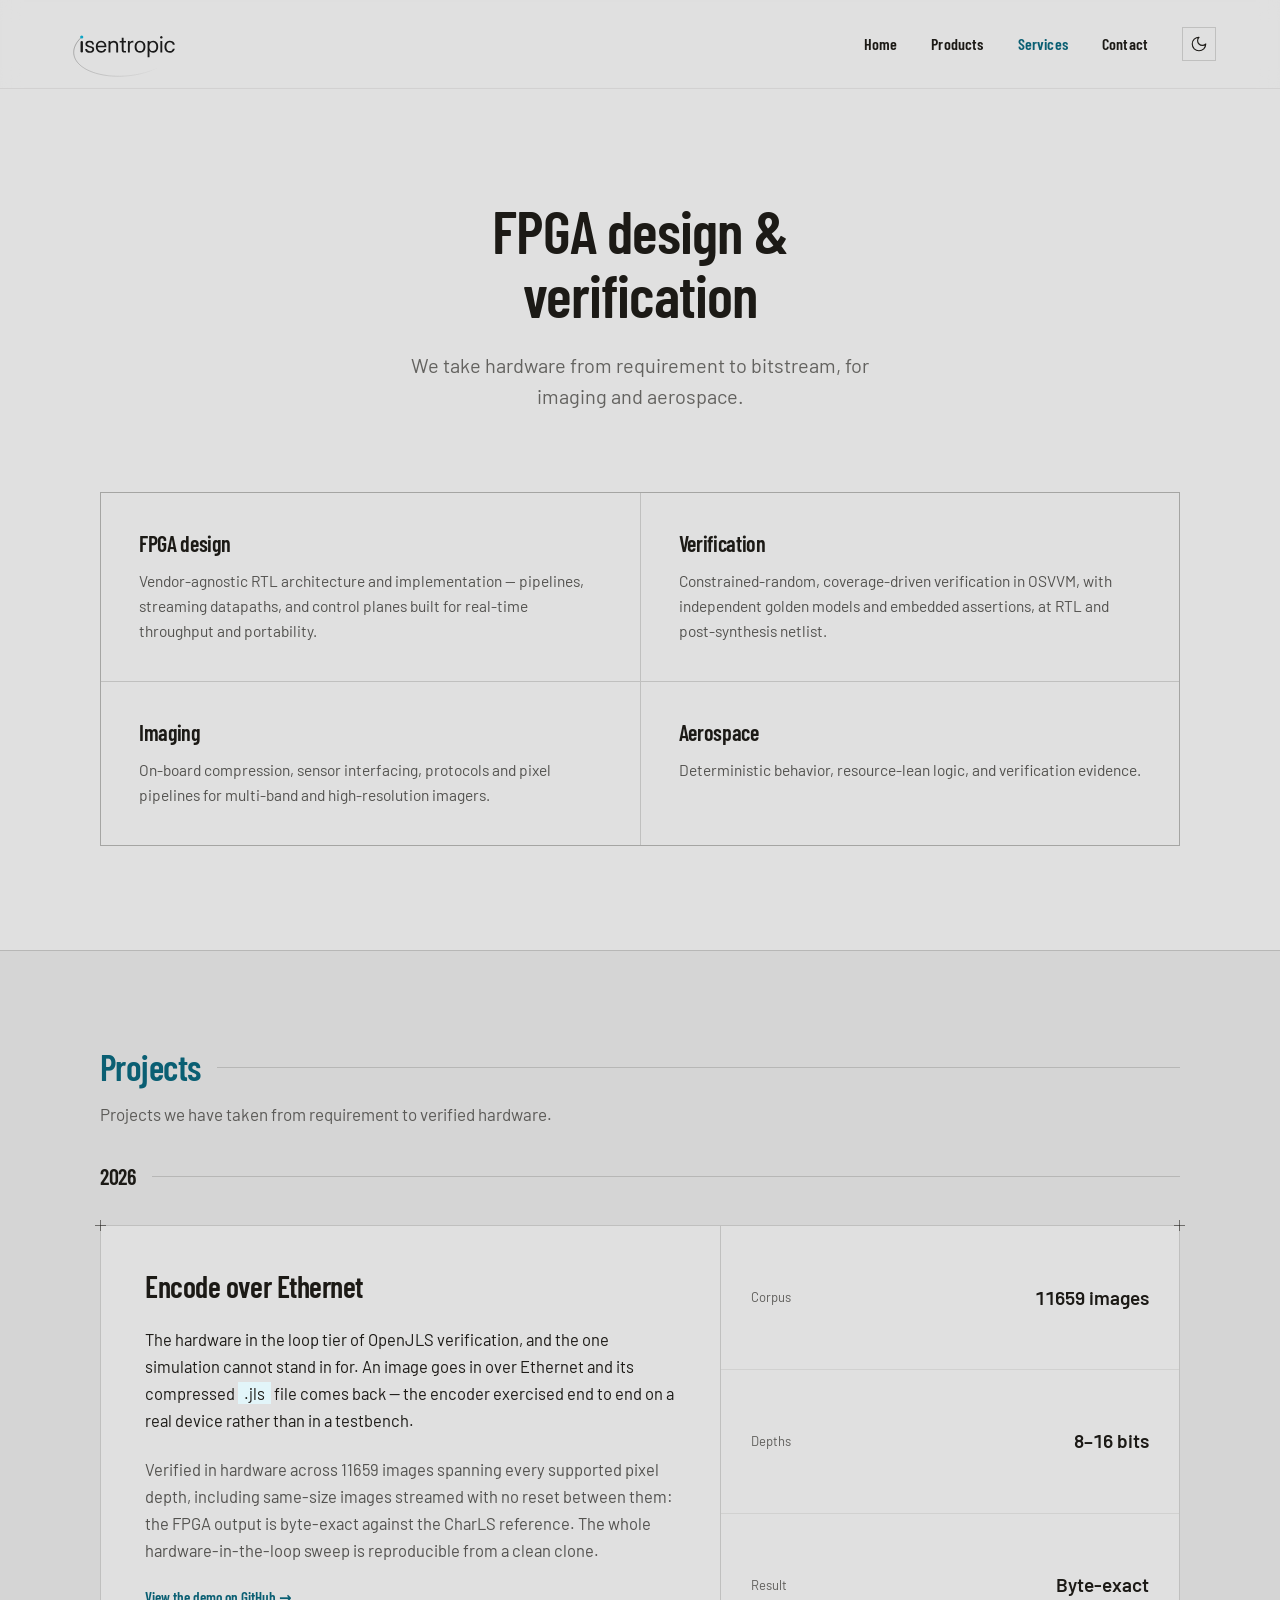
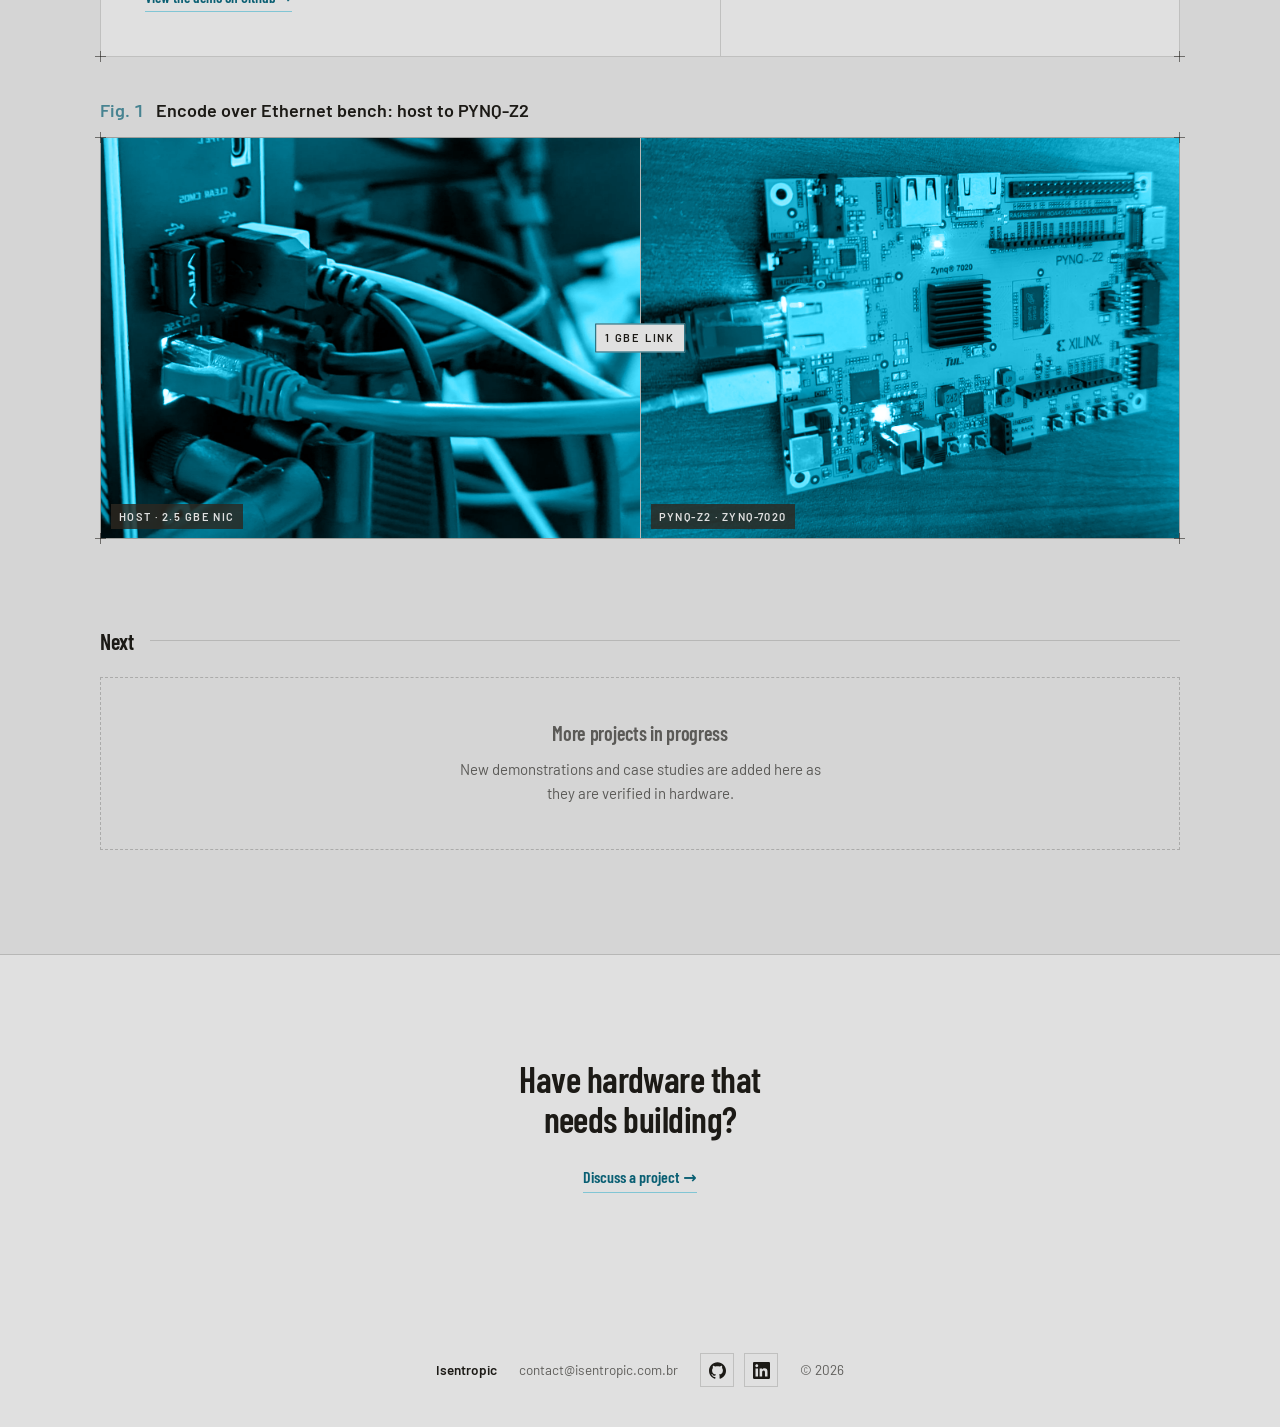
<file: export/services.html>
<!doctype html>
<html lang="en">
<head>
<meta charset="utf-8">
<meta name="viewport" content="width=device-width, initial-scale=1">
<meta name="color-scheme" content="light dark">
<meta name="darkreader-lock">
<style>
/* Industry — design-system tokens and component classes. This file is the source of truth for the system's look; retune it here and see readme.md. */
@import url('https://fonts.googleapis.com/css2?family=Barlow:wght@400;500;700&family=Barlow+Condensed:wght@400;600&display=swap');

:root {
  --color-bg: #f2f2f3;
  --color-surface: #e9e9ea;
  --color-text: #1d1f20;
  --color-accent: #5980a6;
  --color-accent-2: #728fab;
  --color-divider: color-mix(in srgb, #1d1f20 16%, transparent);

  /* Tonal ramps — generated in OKLCH on one shared lightness scale, so the
     same step of any role matches the others in visual value. */
  --color-neutral-100: #f5f5f8;
  --color-neutral-200: #e7e7ea;
  --color-neutral-300: #d4d4d7;
  --color-neutral-400: #b7b7ba;
  --color-neutral-500: #98989b;
  --color-neutral-600: #7a7a7d;
  --color-neutral-700: #5d5d60;
  --color-neutral-800: #424244;
  --color-neutral-900: #2b2b2d;

  --color-accent-100: #eef6ff;
  --color-accent-200: #d6ebff;
  --color-accent-300: #b5d9fd;
  --color-accent-400: #94bce3;
  --color-accent-500: #749dc4;
  --color-accent-600: #597ea3;
  --color-accent-700: #416180;
  --color-accent-800: #2c455d;
  --color-accent-900: #1d2d3d;

  --color-accent-2-100: #eef6ff;
  --color-accent-2-200: #d6ebff;
  --color-accent-2-300: #bdd8f2;
  --color-accent-2-400: #9ebbd8;
  --color-accent-2-500: #7e9cb8;
  --color-accent-2-600: #627d98;
  --color-accent-2-700: #486077;
  --color-accent-2-800: #314457;
  --color-accent-2-900: #1f2d3a;

  --font-heading: "Barlow Condensed", system-ui, sans-serif;
  --font-heading-weight: 600;
  --font-body: "Barlow", system-ui, sans-serif;

  --space-1: 3.4px;
  --space-2: 6.8px;
  --space-3: 10.2px;
  --space-4: 13.6px;
  --space-6: 20.4px;
  --space-8: 27.2px;

  --radius-sm: 2px;
  --radius-md: 4px;
  --radius-lg: 7px;

  /* Elevation — derived from the ground: soft ink-tinted shadows on a
     light theme, a hairline edge + ambient darkness on a dark one. */
  --shadow-sm: 0 1px 2px color-mix(in srgb, #2b2b2d 14%, transparent);
  --shadow-md: 0 3px 10px color-mix(in srgb, #2b2b2d 16%, transparent);
  --shadow-lg: 0 12px 32px color-mix(in srgb, #2b2b2d 22%, transparent);
}

body {
  background: var(--color-bg);
  color: var(--color-text);
  font-family: var(--font-body);
}
h1, h2, h3, h4 { font-family: var(--font-heading); font-weight: var(--font-heading-weight); }

.blueprint {
  position: relative;
  border: 1px solid var(--color-divider);
  border-radius: 0;
}
/* The overlay image treatments (halftone, duotone) clip their overlay
   (overflow:hidden); a blueprint wrapper draws its registration marks
   outside the box, so when both classes share a wrapper the frame must
   win. */
.blueprint.halftone, .blueprint.plate, .blueprint.duotone { overflow: visible; }
.blueprint > .corner {
  position: absolute; width: 11px; height: 11px;
  color: color-mix(in srgb, var(--color-text) 55%, transparent);
}
.blueprint > .corner::before, .blueprint > .corner::after {
  content: ""; position: absolute; background: currentColor;
}
.blueprint > .corner::before { left: 5px; top: 0; width: 1px; height: 100%; }
.blueprint > .corner::after  { top: 5px; left: 0; width: 100%; height: 1px; }
.blueprint > .corner.tl { top: -6px; left: -6px; }
.blueprint > .corner.tr { top: -6px; right: -6px; }
.blueprint > .corner.bl { bottom: -6px; left: -6px; }
.blueprint > .corner.br { bottom: -6px; right: -6px; }

.duotone{position:relative;overflow:hidden}
.duotone::after{content:"";position:absolute;inset:0;pointer-events:none;
  background:var(--color-accent);mix-blend-mode:color}

/* ══════════════════════════════════════════════════════════════════════════
   Components — built with the tokens above. Plain CSS
   on plain HTML: no JavaScript, no build step. Each class is documented in
   readme.md and demonstrated in foundations/ and components/.
   ══════════════════════════════════════════════════════════════════════ */

*, *::before, *::after { box-sizing: border-box; }
body { margin: 0; font-size: 15px; line-height: 1.55; font-weight: 400; }
h1, h2, h3, h4, h5, h6 {
  font-family: var(--font-heading); font-weight: var(--font-heading-weight);
  line-height: 1.12; letter-spacing: -0.015em; margin: 0 0 var(--space-2);
}
h1 { font-size: 42px; }
h2 { font-size: 32px; }
h3 { font-size: 25px; }
h4 { font-size: 20px; }
h5 { font-size: 16px; }
h6 { font-size: 13px; }
h6 { letter-spacing: 0.08em; text-transform: uppercase; }
p { margin: 0 0 var(--space-3); }
a { color: var(--color-accent); text-underline-offset: 3px; }
img { display: block; max-width: 100%; }
figure { margin: 0; }
figcaption {
  font-size: 11px; margin-top: var(--space-1);
  color: color-mix(in srgb, var(--color-text) 55%, transparent);
}
.text-muted { color: color-mix(in srgb, var(--color-text) 55%, transparent); }
:focus { outline: none; }
:focus-visible { outline: 2px solid var(--color-accent); outline-offset: 2px; }
::selection { background: color-mix(in srgb, var(--color-accent) 30%, transparent); }

/* — rules — */
.hr {
  height: 1px; border: 0; margin: var(--space-4) 0;
  background: var(--color-divider);
}

/* — buttons — */
.btn {
  display: inline-flex; align-items: center; justify-content: center; gap: 6px;
  cursor: pointer; text-decoration: none;
  font-family: var(--font-heading); font-weight: var(--font-heading-weight);
  font-size: 14px; line-height: 1.2; color: var(--color-text); /* matches the .input's 14px —
     the pair sits side by side in sign-up rows */
  background: transparent; border: 1px solid transparent;
  padding: var(--space-2) calc(var(--space-3) * 1.2);
  border-radius: var(--radius-md);
}
.btn svg { display: block; }
.btn:disabled { opacity: 0.45; cursor: not-allowed; }
.btn-primary { background: var(--color-accent); color: var(--color-bg); }
.btn-primary:hover { background: var(--color-accent-600); }
.btn-primary:active { background: var(--color-accent-700); }
.btn-secondary { border-color: var(--color-divider); }
.btn-secondary:hover { background: color-mix(in srgb, var(--color-text) 7%, transparent); }
.btn-secondary:active { background: color-mix(in srgb, var(--color-text) 14%, transparent); }
.btn-ghost { color: var(--color-accent); padding-inline: var(--space-1); }
.btn-ghost:hover { background: color-mix(in srgb, var(--color-accent) 10%, transparent); }
.btn-ghost:active { background: color-mix(in srgb, var(--color-accent) 18%, transparent); }
.btn-icon { width: 36px; height: 36px; padding: 0; }
.btn-block { width: 100%; margin-top: var(--space-2); }

/* — forms — */
.field > label {
  display: block; font-size: 12px; margin-bottom: 5px;
  color: color-mix(in srgb, var(--color-text) 70%, transparent);
}
.input {
  width: 100%; min-height: 36px; padding: 6px 10px; font: inherit;
  font-size: 14px; color: var(--color-text); caret-color: var(--color-accent);
  background: var(--color-surface);
  border: 1px solid var(--color-divider); border-radius: var(--radius-md);
}
.input:hover { border-color: color-mix(in srgb, var(--color-text) 45%, transparent); }
.input:focus-visible { border-color: var(--color-accent); outline-offset: 0; }
textarea.input { min-height: 90px; resize: vertical; }
.radio { display: inline-flex; align-items: center; gap: 8px; cursor: pointer; font-size: 14px; }
.radio input, .seg-opt input {
  position: absolute; opacity: 0; width: 0; height: 0; pointer-events: none;
}
.radio .dot {
  width: 16px; height: 16px; flex: none; border-radius: 50%;
  border: 1.5px solid var(--color-divider);
}
.radio:hover .dot { border-color: var(--color-accent); }
.radio input:checked + .dot {
  border-color: var(--color-accent); background: var(--color-accent);
  box-shadow: inset 0 0 0 4px var(--color-bg);
}
.radio input:focus-visible + .dot { outline: 2px solid var(--color-accent); outline-offset: 2px; }
.seg {
  display: inline-flex; overflow: hidden;
  border: 1px solid var(--color-divider); border-radius: var(--radius-md);
}
.seg-opt {
  display: inline-flex; align-items: center; gap: 6px;
  padding: 7px 12px; font-size: 13px; cursor: pointer;
}
.seg-opt + .seg-opt { border-left: 1px solid var(--color-divider); }
.seg-opt:has(input:checked) { background: var(--color-accent); color: var(--color-bg); }
.seg-opt:not(:has(input:checked)):hover { background: color-mix(in srgb, var(--color-text) 7%, transparent); }
.seg-opt:has(input:focus-visible) { outline: 2px solid var(--color-accent); outline-offset: -2px; }

/* — cards — */
.card {
  display: flex; flex-direction: column; gap: var(--space-2);
  padding: var(--space-3); border-radius: var(--radius-md); background: var(--color-surface);
}
.card-kicker { font-size: 10px; letter-spacing: 0.1em; text-transform: uppercase; color: var(--color-accent); }
.card-title {
  font-family: var(--font-heading); font-weight: var(--font-heading-weight);
  font-size: 17px; line-height: 1.2;
}
.card-body { margin: 0; font-size: 13px; opacity: 0.8; flex: 1; }
.card-meta {
  display: flex; align-items: center; gap: 6px; font-size: 11px;
  color: color-mix(in srgb, var(--color-text) 50%, transparent);
}
.elev-sm { box-shadow: var(--shadow-sm); }
.elev-md { box-shadow: var(--shadow-md); }
.elev-lg { box-shadow: var(--shadow-lg); }

/* — tags — */
.tag {
  display: inline-flex; align-items: center; font-size: 11px;
  letter-spacing: 0.02em; padding: 3px 10px;
  border-radius: calc(var(--radius-md) * 0.75);
}
.tag-accent { background: var(--color-accent-100); color: var(--color-accent-800); }
.tag-accent-2 { background: var(--color-accent-2-100); color: var(--color-accent-2-800); }
.tag-neutral { background: var(--color-neutral-100); color: var(--color-neutral-800); }
.tag-outline { border: 1px solid var(--color-accent); color: var(--color-accent); }

/* — navigation — */
.nav {
  display: flex; align-items: center; gap: var(--space-4);
  padding: var(--space-3) var(--space-4);
  border-bottom: none;
}
.nav-brand {
  font-family: var(--font-heading); font-weight: var(--font-heading-weight);
  font-size: 18px; margin-right: auto;
}
.nav a { color: inherit; text-decoration: none; font-size: 14px; }
.nav a:hover, .nav a[aria-current='page'] { color: var(--color-accent); }

/* — tables — */
.table { width: 100%; border-collapse: collapse; font-size: 14px; }
.table th {
  text-align: left; font-size: 11px; letter-spacing: 0.08em; text-transform: uppercase;
  color: color-mix(in srgb, var(--color-text) 60%, transparent);
  padding: var(--space-2); border-bottom: 1px solid var(--color-divider);
}
.table td {
  padding: var(--space-2);
  border-bottom: 1px solid color-mix(in srgb, var(--color-text) 8%, transparent);
}
.table tbody tr:hover { background: color-mix(in srgb, var(--color-text) 4%, transparent); }

/* — dialog — */
.dialog-backdrop {
  position: fixed; inset: 0; display: grid; place-items: center;
  padding: var(--space-4);
  background: color-mix(in srgb, var(--color-neutral-900) 50%, transparent);
}
.dialog {
  width: min(440px, 100%); display: flex; flex-direction: column; gap: var(--space-3);
  padding: var(--space-4); border-radius: var(--radius-lg);
  background: var(--color-surface); box-shadow: var(--shadow-lg);
}
.dialog-title {
  font-family: var(--font-heading); font-weight: var(--font-heading-weight);
  font-size: 20px;
}
.dialog-body { font-size: 14px; opacity: 0.85; }
.dialog-actions { display: flex; justify-content: flex-end; gap: var(--space-2); margin-top: var(--space-2); }

/* — blueprint frame: components are wireframe objects (see .blueprint
     and .corner above) — square, transparent, hairline-bordered — */
.card, .btn, .input, .tag, .seg, .dialog { border-radius: 0; }
.card, .dialog { background: transparent; border: 1px solid var(--color-divider); }
.btn { border: 1px solid var(--color-divider); }
.btn-primary { border-color: var(--color-accent); }
.btn-ghost { border-color: transparent; }


/* isentropic — site chrome and layout.
   Tokens come from the Industry design system (_ds/industry-…/styles.css).
   Nothing here invents color, type or spacing: it only adds page-level
   chrome the system has no component for. */

:root{ --edge:clamp(28px,5vw,88px); }

/* Warm retune of the Industry palette.
   Industry's structure, type and components are untouched — only the color
   tokens are re-pointed, which is how the system says to change its look.
   Steel #5980a6 on cool grey becomes cyan on neutral grey; the ramps keep
   Industry's perceptual lightness steps so every component still resolves.
   Note: cyan is a light accent, so the solid primary button carries a
   near-black label (5.97:1) rather than a white one (2.6:1 — fails AA).
   The light ground is #e0e0e0, a step darker than the paper it replaced, so
   accent-700 (link text) is darkened to #0a5f73 to hold 5.49:1 against it. */
:root{
  --color-bg:#e0e0e0; --color-surface:#d5d5d5; --color-text:#1c1a16;
  --color-divider:color-mix(in srgb,#1c1a16 16%,transparent);

  --color-accent:#0ea5c6;
  --color-accent-100:#e2f5f9; --color-accent-200:#b7e6f0; --color-accent-300:#7fd2e5;
  --color-accent-400:#3fbcd8; --color-accent-500:#0ea5c6; --color-accent-600:#0b8aa6;
  --color-accent-700:#0a5f73; --color-accent-800:#0a4a5a; --color-accent-900:#08323d;

  --color-accent-2:#0ea5c6;
  --color-accent-2-100:#e2f5f9; --color-accent-2-200:#b7e6f0; --color-accent-2-300:#7fd2e5;
  --color-accent-2-400:#3fbcd8; --color-accent-2-500:#0ea5c6; --color-accent-2-600:#0b8aa6;
  --color-accent-2-700:#0a5f73; --color-accent-2-800:#0a4a5a; --color-accent-2-900:#08323d;

  --color-neutral-100:#f4f0ea; --color-neutral-200:#e8e1d6; --color-neutral-300:#d7cdbe;
  --color-neutral-400:#bcaf9c; --color-neutral-500:#9d907c; --color-neutral-600:#7e7362;
  --color-neutral-700:#605749; --color-neutral-800:#443e34; --color-neutral-900:#2c2820;
}

/* ---- large-display scaling ----
   Every size in this sheet and in Industry's tokens is in px, so a 2560px
   display renders the same physical page as a 1440px one: the measure holds,
   half the screen becomes margin and the type reads small. Zooming the root
   scales the whole board at once — type, spacing, hairlines and the plate
   frames all keep their exact proportions, which retuning tokens one by one
   would not. Steps are gentle and only start above the design width. */
@media (min-width:1680px){ html{ zoom:1.12; } }
@media (min-width:2000px){ html{ zoom:1.25; } }
@media (min-width:2400px){ html{ zoom:1.38; } }
@media (min-width:3000px){ html{ zoom:1.55; } }

:root{color-scheme:light;}
html[data-theme="dark"]{color-scheme:dark;}

/* ---- dark theme ----
   Same retune move as the block above: only color tokens are re-pointed, so
   every Industry component and every color-mix() in this sheet resolves
   without change. The ground goes warm near-black and the ink warm paper.

   The accent ramp is not simply reversed — each step is set to do its job on
   the dark ground, matching the role it plays on the light one:
     100–300  tinted fills and hovers      -> deep, so they sit under the text
     400      button hover (lightens)      -> lighter than the base
     600      button pressed (deepens)     -> deeper than the base
     700      accent text, links, tags     -> light cyan, 11.2:1 on the ground
     800      link hover (lifts further)   -> lighter still
   The solid primary button keeps a near-black label in both themes. */
html[data-theme="dark"]{
  --color-bg:#16130e; --color-surface:#1f1b14; --color-text:#e0e0e0;
  --color-divider:color-mix(in srgb,#e0e0e0 16%,transparent);

  --color-accent:#22b4d4;
  --color-accent-100:#0a2128; --color-accent-200:#0c3039; --color-accent-300:#114554;
  --color-accent-400:#6bcfe6; --color-accent-500:#22b4d4; --color-accent-600:#1595b2;
  --color-accent-700:#7fd6ea; --color-accent-800:#b0e6f2; --color-accent-900:#daf3f9;

  --color-accent-2:#22b4d4;
  --color-accent-2-100:#0a2128; --color-accent-2-200:#0c3039; --color-accent-2-300:#114554;
  --color-accent-2-400:#6bcfe6; --color-accent-2-500:#22b4d4; --color-accent-2-600:#1595b2;
  --color-accent-2-700:#7fd6ea; --color-accent-2-800:#b0e6f2; --color-accent-2-900:#daf3f9;

  --color-neutral-100:#1b1813; --color-neutral-200:#272319; --color-neutral-300:#3a3428;
  --color-neutral-400:#524a3a; --color-neutral-500:#7a7060; --color-neutral-600:#9d9382;
  --color-neutral-700:#bdb4a2; --color-neutral-800:#d9d1c2; --color-neutral-900:#efe9dd;
}
/* The cyan fill is light in both themes, so its label stays near-black. */
html[data-theme="dark"] .btn-lg,
html[data-theme="dark"] .btn-lg:hover,
html[data-theme="dark"] .btn-lg:active,
html[data-theme="dark"] .btn-primary,
html[data-theme="dark"] .btn-primary:hover,
html[data-theme="dark"] .btn-primary:active{color:#16130e;}
/* Photographs are lit for paper; ease them back on the dark ground. */
html[data-theme="dark"] .bench-panel img{filter:brightness(0.84) contrast(1.04);}

html{scroll-behavior:smooth;}
body{background:var(--color-bg);color:var(--color-text);margin:0;-webkit-font-smoothing:antialiased;text-wrap:pretty;}
a{color:var(--color-accent-700);}
a:hover{color:var(--color-accent-800);}

/* ---- chrome ---- */
.site-nav{display:flex;align-items:center;gap:36px;}
/* The wordmark is a flat SVG with baked ink, so it ships in two cuts. */
.wm-dark{display:none;}
html[data-theme="dark"] .wm-light{display:none;}
html[data-theme="dark"] .wm-dark{display:block;}
.theme-btn{display:inline-grid;place-items:center;width:34px;height:34px;padding:0;border:1px solid var(--color-divider);background:transparent;color:var(--color-text);cursor:pointer;border-radius:0;transition:background .18s,border-color .18s,color .18s;}
.theme-btn > svg{grid-area:1/1;}
.theme-btn:hover{background:color-mix(in srgb,var(--color-accent) 12%,transparent);border-color:var(--color-accent);color:var(--color-accent-700);}
.theme-btn:focus-visible{outline:2px solid var(--color-accent);outline-offset:2px;}
.theme-btn .ico-sun{display:none;}
html[data-theme="dark"] .theme-btn .ico-sun{display:block;}
html[data-theme="dark"] .theme-btn .ico-moon{display:none;}
.nav-links{display:flex;align-items:center;gap:34px;}
.nlink{position:relative;color:var(--color-text);text-decoration:none;font-family:var(--font-heading);font-size:16px;font-weight:var(--font-heading-weight);letter-spacing:0.01em;transition:color .18s;}
.nlink:hover,.nlink[data-active]{color:var(--color-accent-700);}
.cta{color:var(--color-accent-700);text-decoration:none;font-family:var(--font-heading);font-weight:var(--font-heading-weight);border-bottom:1px solid color-mix(in srgb,var(--color-accent) 45%,transparent);padding-bottom:2px;transition:border-color .18s;}
.cta:hover{border-color:var(--color-accent);}
.hero-h{font-family:var(--font-heading);font-weight:var(--font-heading-weight);font-size:clamp(30px,3.6vw,46px);line-height:1.1;}
.hero-split{max-width:1180px;margin:0 auto;box-sizing:border-box;width:100%;display:grid;grid-template-columns:1fr 1fr;align-items:center;gap:clamp(32px,5vw,80px);}
.hero-logo img{width:100%;max-width:520px;height:auto;}
@media(max-width:900px){
  .hero-split{grid-template-columns:1fr;justify-items:center;text-align:center;}
  .hero-split .hero-h,.hero-split p{margin-inline:auto !important;}
  .hero-logo img{max-width:340px;}
}
.sec-head{font-size:clamp(26px,3.2vw,36px);margin:0;display:flex;align-items:baseline;gap:16px;color:var(--color-accent-700);}
.sec-no{color:color-mix(in srgb,var(--color-accent-700) 45%,transparent);font-feature-settings:'tnum' 1;}
.kicker{font-size:12px;letter-spacing:0.16em;text-transform:uppercase;color:var(--color-accent-700);font-weight:600;}
.wrap{max-width:940px;margin:0 auto;}

/* ---- social ---- */
.social{display:inline-flex;align-items:center;gap:10px;}
.sico{display:inline-grid;place-items:center;width:34px;height:34px;border:1px solid var(--color-divider);color:var(--color-text);text-decoration:none;transition:background .18s,border-color .18s,color .18s;}
.sico:hover{background:color-mix(in srgb,var(--color-accent) 12%,transparent);border-color:var(--color-accent);color:var(--color-accent-700);}
.sico:focus-visible{outline:2px solid var(--color-accent);outline-offset:2px;}

/* ---- controls ---- */
.btn-lg{position:relative;display:inline-flex;align-items:center;justify-content:center;gap:8px;font-family:var(--font-heading);font-weight:var(--font-heading-weight);font-size:17px;letter-spacing:0.01em;padding:15px 32px;text-decoration:none;background:var(--color-accent);color:var(--color-text);border:1px solid var(--color-accent);border-radius:0;transition:background .18s,border-color .18s;}
.btn-lg:hover{background:var(--color-accent-400);border-color:var(--color-accent-400);color:var(--color-text);}
.btn-lg:active{background:var(--color-accent-600);border-color:var(--color-accent-600);color:var(--color-text);}
.btn-lg:focus-visible{outline:2px solid var(--color-accent);outline-offset:3px;}
.caro-btn{display:inline-flex;align-items:center;justify-content:center;width:44px;height:44px;border:1px solid var(--color-divider);background:transparent;cursor:pointer;color:var(--color-text);transition:background .18s,border-color .18s;}
.caro-btn:hover{background:color-mix(in srgb,var(--color-accent) 10%,transparent);border-color:var(--color-accent);}
.caro-btn:focus-visible{outline:2px solid var(--color-accent);outline-offset:2px;}
.dot{width:28px;height:28px;display:inline-grid;place-items:center;padding:0;border:0;background:none;cursor:pointer;appearance:none;-webkit-appearance:none;}
.dot::before{content:"";width:9px;height:9px;border:1px solid var(--color-accent-700);background:transparent;transition:background .18s;}
.dot[data-on="1"]::before{background:var(--color-accent-700);}
.dot:focus-visible{outline:2px solid var(--color-accent);outline-offset:0;}

/* Same pairing problem as .btn-lg: Industry's .btn-primary is an accent fill
   with a --color-bg label, which on the cyan measures 2.20:1. The label
   goes dark (5.97:1) and hover lightens rather than darkens, to suit it. */
.btn-primary{color:var(--color-text);}
.btn-primary:hover{background:var(--color-accent-400);border-color:var(--color-accent-400);color:var(--color-text);}
.btn-primary:active{background:var(--color-accent-600);border-color:var(--color-accent-600);color:var(--color-text);}

/* Industry's .tag-outline draws label and border in --color-accent. On the
   ground that measures 2.20:1 — below AA for an 11px label and below the
   3:1 UI-boundary minimum. The system's own rule is that paragraph-size accent
   text takes a deep ramp step, so tags use accent-700 (5.49:1). */
.tag-outline{color:var(--color-accent-700);border-color:var(--color-accent-700);}

/* ---- tables ---- */
.spec-tbl{width:100%;border-collapse:collapse;}
.spec-tbl td{padding:15px 0;border-bottom:1px solid color-mix(in srgb,var(--color-text) 9%,transparent);vertical-align:baseline;font-size:15.5px;line-height:1.5;}
.spec-tbl td:first-child{width:34%;color:color-mix(in srgb,var(--color-text) 62%,transparent);padding-right:24px;}
.spec-tbl td:last-child{font-weight:500;}
.spec-tbl tr:last-child td{border-bottom:0;}

/* ---- image plates: Industry duotone inside a blueprint frame ---- */
.plate-fig{margin:0;display:flex;flex-direction:column;gap:12px;}
.bench-pair{display:grid;grid-template-columns:1fr 1fr;gap:1px;background:var(--color-divider);}
.bench-panel{position:relative;overflow:hidden;min-width:0;}
.bench-panel .duotone{width:100%;height:100%;}
.bench-panel img{width:100%;height:100%;object-fit:cover;display:block;}
.bench-tag{position:absolute;left:10px;bottom:9px;z-index:2;font-size:11px;letter-spacing:0.13em;
  text-transform:uppercase;font-weight:600;color:var(--color-bg);
  background:color-mix(in srgb,var(--color-neutral-900) 82%,transparent);padding:4px 8px;}
.bench-link{position:absolute;z-index:3;left:50%;top:50%;transform:translate(-50%,-50%);
  font-size:11px;letter-spacing:0.16em;text-transform:uppercase;font-weight:600;
  color:var(--color-text);background:var(--color-bg);padding:5px 9px;
  border:1px solid var(--color-accent-700);white-space:nowrap;}
@media (max-width:640px){
  .bench-pair{grid-template-columns:1fr;}
  .bench-panel{height:210px !important;}
}
/* Charts hold their own minimum width: below it the axis labels stop being
   legible, so the figure pans horizontally instead of shrinking to nothing. */
.chart-scroll{overflow-x:auto;overflow-y:hidden;-webkit-overflow-scrolling:touch;}
.chart-scroll > svg{min-width:620px;}
.plate-fig > .plate-cap{order:-1;}
.plate-cap{font-size:12px;letter-spacing:0.14em;text-transform:uppercase;color:color-mix(in srgb,var(--color-text) 66%,transparent);font-weight:600;}
.chart-cap{font-size:18px;letter-spacing:0;text-transform:none;color:var(--color-text);display:flex;align-items:baseline;gap:12px;flex-wrap:wrap;}
.fig-no{color:color-mix(in srgb,var(--color-accent-700) 70%,transparent);font-feature-settings:'tnum' 1;}
.sweep-head{display:flex;flex-direction:column;gap:10px;border-top:1px solid color-mix(in srgb,var(--color-text) 20%,transparent);padding-top:30px;margin-top:20px;}
.sweep-title{font-size:22px;margin:0;display:flex;align-items:baseline;gap:12px;}
.num-title{display:flex;align-items:baseline;gap:0.45em;}
.sweep-num{color:color-mix(in srgb,var(--color-accent-700) 70%,transparent);font-feature-settings:'tnum' 1;}
.sweep-lead{font-size:16.5px;line-height:1.62;margin:0;max-width:74ch;color:color-mix(in srgb,var(--color-text) 78%,transparent);}

/* ---- layout primitives (in CSS so they can collapse responsively) ---- */
.g-2{display:grid;grid-template-columns:1fr 1fr;}
.g-3{display:grid;grid-template-columns:repeat(3,1fr);}
.g-5{display:grid;grid-template-columns:repeat(5,1fr);}
.g-split{display:grid;grid-template-columns:1.15fr 0.85fr;}
.cell{padding:44px;}
.cell-m{padding:38px;}
.cell-s{padding:34px;}
.divide-r{border-right:1px solid var(--color-divider);}

@media(max-width:980px){
  /* 5 stages never divide evenly into 3 or 2 columns — let the last one span
     the remainder so the strip doesn't end on a dead tile. */
  .g-5{grid-template-columns:repeat(3,1fr);}
  .g-5 > :last-child{grid-column:span 2;}
}
@media(max-width:900px){
  .g-2,.g-3,.g-split{grid-template-columns:1fr;}
  .divide-r{border-right:0;border-bottom:1px solid var(--color-divider);}
}
@media(max-width:700px){
  .site-nav{flex-wrap:wrap;gap:8px 24px;}
  .nav-links{width:100%;gap:26px;}
  .g-5{grid-template-columns:1fr 1fr;}
}
@media(max-width:640px){
  .cell,.cell-m,.cell-s{padding:26px 22px;}
  .spec-tbl td:first-child{width:42%;padding-right:16px;}
}
@media(max-width:460px){
  .g-5{grid-template-columns:1fr;}
  .g-5 > :last-child{grid-column:auto;}
}

</style>
<script>
/* isentropic — theme switch.
   Applies the saved (or system) theme to <html data-theme> before the page
   paints, and delegates clicks on any [data-theme-toggle] control. Loaded
   from every page's <helmet>; the guard keeps the listener single. */
(function () {
  var KEY = 'isentropic-theme';
  var root = document.documentElement;
  var saved = null;
  try { saved = localStorage.getItem(KEY); } catch (e) {}
  var system = window.matchMedia && matchMedia('(prefers-color-scheme: dark)').matches ? 'dark' : 'light';
  root.setAttribute('data-theme', saved === 'dark' || saved === 'light' ? saved : system);

  if (window.__isentropicThemeBound) return;
  window.__isentropicThemeBound = true;
  document.addEventListener('click', function (e) {
    var btn = e.target && e.target.closest && e.target.closest('[data-theme-toggle]');
    if (!btn) return;
    var next = root.getAttribute('data-theme') === 'dark' ? 'light' : 'dark';
    root.setAttribute('data-theme', next);
    try { localStorage.setItem(KEY, next); } catch (err) {}
  });
})();
</script>
<link rel="icon" href="assets/isentropic-icon-round-dark-512.png">
<title>Services — Isentropic</title>
<meta name="description" content="FPGA design and verification services for imaging and aerospace — RTL architecture, coverage-driven verification, and the projects that prove it, including the EncodeOverEthernet hardware-in-the-loop demo of OpenJLS.">
<link rel="canonical" href="https://isentropic.com.br/services">
<meta property="og:type" content="website">
<meta property="og:site_name" content="Isentropic">
<meta property="og:title" content="Services — Isentropic">
<meta property="og:description" content="FPGA design &amp; verification for imaging and aerospace — hardware taken from requirement to verified netlist.">
<meta property="og:image" content="https://isentropic.com.br/assets/og-card.png?v=2">
<meta property="og:image:width" content="1200">
<meta property="og:image:height" content="630">
<meta property="og:image:type" content="image/png">
<meta property="og:image:alt" content="Isentropic — FPGA IP cores &amp; design for imaging and aerospace">
<meta property="og:url" content="https://isentropic.com.br/services">
<meta name="twitter:card" content="summary_large_image">
<meta name="twitter:image" content="https://isentropic.com.br/assets/og-card.png?v=2">
<meta name="twitter:image:alt" content="Isentropic — FPGA IP cores &amp; design for imaging and aerospace">
<script type="application/ld+json">
{"@context":"https://schema.org","@type":"Organization","name":"Isentropic","url":"https://isentropic.com.br/","logo":"https://isentropic.com.br/assets/isentropic-icon-512.png","sameAs":["https://github.com/isentropic-fpga","https://www.linkedin.com/company/isentropic-fpga/"],"email":"contact@isentropic.com.br"}
</script>
<link rel="preconnect" href="https://fonts.googleapis.com">
<link rel="preconnect" href="https://fonts.gstatic.com" crossorigin="">
</head>
<body>
<div style="min-height:100%;display:flex;flex-direction:column;">
  <nav class="site-nav" style="padding:14px var(--edge);position:sticky;top:0;background:color-mix(in srgb,var(--color-bg) 88%,transparent);backdrop-filter:blur(10px);z-index:10;border-bottom:1px solid color-mix(in srgb,var(--color-text) 7%,transparent);">
    <a href="/" aria-label="Isentropic — home" style="margin-right:auto;display:flex;align-items:center;"><img class="wm-light" src="assets/isentropic-wordmark.svg" alt="" style="height:60px;position:relative;top:12px;"><img class="wm-dark" src="assets/isentropic-wordmark-dark.svg" alt="" style="height:60px;position:relative;top:12px;"></a>
    <div class="nav-links">
      <a href="/" class="nlink">Home</a>
      <a href="/products" class="nlink">Products</a>
      <a href="/services" class="nlink" data-active="">Services</a>
      <a href="/contact" class="nlink">Contact</a>
      <button type="button" class="theme-btn" data-theme-toggle="" aria-label="Switch color theme" title="Switch color theme">
        <svg class="ico-moon" width="18" height="18" viewBox="0 0 24 24" fill="none" stroke="currentColor" stroke-width="1.5" stroke-linecap="round" stroke-linejoin="round" aria-hidden="true"><path d="M12 3a6 6 0 0 0 9 9 9 9 0 1 1-9-9Z"></path></svg>
        <svg class="ico-sun" width="18" height="18" viewBox="0 0 24 24" fill="none" stroke="currentColor" stroke-width="1.5" stroke-linecap="round" stroke-linejoin="round" aria-hidden="true"><circle cx="12" cy="12" r="4"></circle><path d="M12 2v2"></path><path d="M12 20v2"></path><path d="m4.93 4.93 1.41 1.41"></path><path d="m17.66 17.66 1.41 1.41"></path><path d="M2 12h2"></path><path d="M20 12h2"></path><path d="m6.34 17.66-1.41 1.41"></path><path d="m19.07 4.93-1.41 1.41"></path></svg>
      </button>
    </div>
  </nav>

  <!-- HEADER -->
  <section style="padding:110px var(--edge) 80px;display:flex;flex-direction:column;align-items:center;text-align:center;gap:24px;">
    
    <h1 style="font-size:clamp(38px,5.4vw,60px);line-height:1.06;margin:0;max-width:18ch;">FPGA design &amp; verification</h1>
    <p style="font-size:clamp(17px,1.9vw,20px);line-height:1.55;font-weight:400;margin:0;max-width:44ch;color:color-mix(in srgb,var(--color-text) 64%,transparent);">We take hardware from requirement to bitstream, for imaging and aerospace.</p>
  </section>

  <!-- CAPABILITIES -->
  <section style="padding:0 var(--edge) 104px;">
    <div style="max-width:1080px;margin:0 auto;">
      <div class="g-2" style="gap:1px;background:var(--color-divider);border:1px solid var(--color-divider);">
        <div class="cell-m" style="background:var(--color-bg);display:flex;flex-direction:column;gap:12px;">
          <h2 style="font-size:22px;margin:0;">FPGA design</h2>
          <p style="font-size:15.5px;line-height:1.62;margin:0;color:color-mix(in srgb,var(--color-text) 72%,transparent);">Vendor-agnostic RTL architecture and implementation — pipelines, streaming datapaths, and control planes built for real-time throughput and portability.</p>
        </div>
        <div class="cell-m" style="background:var(--color-bg);display:flex;flex-direction:column;gap:12px;">
          <h2 style="font-size:22px;margin:0;">Verification</h2>
          <p style="font-size:15.5px;line-height:1.62;margin:0;color:color-mix(in srgb,var(--color-text) 72%,transparent);">Constrained-random, coverage-driven verification in OSVVM, with independent golden models and embedded assertions, at RTL and post-synthesis netlist.</p>
        </div>
        <div class="cell-m" style="background:var(--color-bg);display:flex;flex-direction:column;gap:12px;">
          <h2 style="font-size:22px;margin:0;">Imaging</h2>
          <p style="font-size:15.5px;line-height:1.62;margin:0;color:color-mix(in srgb,var(--color-text) 72%,transparent);">On-board compression, sensor interfacing, protocols and pixel pipelines for multi-band and high-resolution imagers.</p>
        </div>
        <div class="cell-m" style="background:var(--color-bg);display:flex;flex-direction:column;gap:12px;">
          <h2 style="font-size:22px;margin:0;">Aerospace</h2>
          <p style="font-size:15.5px;line-height:1.62;margin:0;color:color-mix(in srgb,var(--color-text) 72%,transparent);">Deterministic behavior, resource-lean logic, and verification evidence.</p>
        </div>
      </div>
    </div>
  </section>

  <!-- PROOF: FEATURED PROJECT -->
  <section style="background:var(--color-surface);border-top:1px solid var(--color-divider);padding:96px var(--edge) 90px;">
    <div style="max-width:1080px;margin:0 auto;display:flex;flex-direction:column;gap:36px;">
      <div style="display:flex;flex-direction:column;gap:14px;">
        <div style="display:flex;align-items:center;gap:16px;"><h2 class="sec-head">Projects</h2><hr style="flex:1;height:1px;border:0;background:var(--color-divider);margin:0;"></div>
        <p style="font-size:17px;line-height:1.6;margin:0;color:color-mix(in srgb,var(--color-text) 66%,transparent);">Projects we have taken from requirement to verified hardware.</p>
      </div>
      <div style="display:flex;align-items:center;gap:16px;">
        <h3 class="sweep-title">2026</h3>
        <hr style="flex:1;height:1px;border:0;background:var(--color-divider);margin:0;">
      </div>
      <div class="blueprint" style="background:var(--color-bg);">
        <i class="corner tl"></i><i class="corner tr"></i><i class="corner bl"></i><i class="corner br"></i>
        
        <div class="g-split">
          <div class="cell divide-r" style="display:flex;flex-direction:column;gap:22px;">
            <h2 style="font-size:30px;margin:0;">Encode over Ethernet</h2>
            <p style="font-size:16.5px;line-height:1.64;margin:0;">The hardware in the loop tier of OpenJLS verification, and the one simulation cannot stand in for. An image goes in over Ethernet and its compressed <code style="font-family: inherit; background: var(--color-accent-100); padding: 1px 6px;">.jls</code> file comes back — the encoder exercised end to end on a real device rather than in a testbench.</p>
            <p style="font-size:16.5px;line-height:1.64;margin:0;color:color-mix(in srgb,var(--color-text) 72%,transparent);">Verified in hardware across 11659 images spanning every supported pixel depth, including same-size images streamed with no reset between them: the FPGA output is byte-exact against the CharLS reference. The whole hardware-in-the-loop sweep is reproducible from a clean clone.</p>
            <a href="https://github.com/isentropic-fpga/OpenJLS-Demos" target="_blank" rel="noopener" class="cta" style="font-size:15px;align-self:flex-start;">View the demo on GitHub →</a>
          </div>
          <dl style="margin:0;display:flex;flex-direction:column;justify-content:center;">
            <div style="display:flex;justify-content:space-between;align-items:center;flex:1;padding:18px 30px;border-bottom:1px solid color-mix(in srgb,var(--color-text) 8%,transparent);">
              <dt style="font-size:13px;color:color-mix(in srgb,var(--color-text) 66%,transparent);">Corpus</dt>
              <dd style="margin:0;font-size:19px;font-weight:600;font-feature-settings:'tnum' 1;">11659 images</dd>
            </div>
            <div style="display:flex;justify-content:space-between;align-items:center;flex:1;padding:18px 30px;border-bottom:1px solid color-mix(in srgb,var(--color-text) 8%,transparent);">
              <dt style="font-size:13px;color:color-mix(in srgb,var(--color-text) 66%,transparent);">Depths</dt>
              <dd style="margin:0;font-size:19px;font-weight:600;font-feature-settings:'tnum' 1;">8–16 bits</dd>
            </div>
            <div style="display:flex;justify-content:space-between;align-items:center;flex:1;padding:18px 30px;">
              <dt style="font-size:13px;color:color-mix(in srgb,var(--color-text) 66%,transparent);">Result</dt>
              <dd style="margin:0;font-size:19px;font-weight:600;">Byte-exact</dd>
            </div>
          </dl>
        </div>
      </div>
      <figure class="plate-fig">
        <div class="blueprint bench-pair" style="position:relative;">
          <i class="corner tl"></i><i class="corner tr"></i><i class="corner bl"></i><i class="corner br"></i>
          <div class="bench-panel" style="height:clamp(260px,32vw,400px);">
            <div class="duotone"><img src="assets/bench-host.jpg" alt="Host workstation rear I/O with the Ethernet link active"></div>
            <span class="bench-tag">Host · 2.5 GbE NIC</span>
          </div>
          <div class="bench-panel" style="height:clamp(260px,32vw,400px);">
            <div class="duotone"><img src="assets/bench-pynq.jpg" alt="PYNQ-Z2 board powered up, Ethernet and USB attached"></div>
            <span class="bench-tag">PYNQ-Z2 · Zynq-7020</span>
          </div>
          <span class="bench-link">1 GbE link</span>
        </div>
        <figcaption class="plate-cap chart-cap"><span class="fig-no">Fig. 1</span>Encode over Ethernet bench: host to PYNQ-Z2</figcaption>
      </figure>
    </div>
  </section>

  <!-- MORE TO COME -->
  <section style="background:var(--color-surface);border-bottom:1px solid var(--color-divider);padding:0 var(--edge) 104px;">
    <div style="max-width:1080px;margin:0 auto;display:flex;flex-direction:column;gap:24px;">
      <div style="display:flex;align-items:center;gap:16px;">
        <h3 class="sweep-title">Next</h3>
        <hr style="flex:1;height:1px;border:0;background:var(--color-divider);margin:0;">
      </div>
      <div style="border:1px dashed color-mix(in srgb,var(--color-text) 22%,transparent);padding:44px;display:flex;flex-direction:column;align-items:center;text-align:center;gap:12px;">
        <h3 style="font-size:20px;margin:0;color:color-mix(in srgb,var(--color-text) 66%,transparent);">More projects in progress</h3>
        <p style="font-size:15px;line-height:1.6;margin:0;max-width:46ch;color:color-mix(in srgb,var(--color-text) 66%,transparent);">New demonstrations and case studies are added here as they are verified in hardware.</p>
      </div>
    </div>
  </section>

  <!-- CTA -->
  <section style="padding:104px var(--edge) 120px;display:flex;flex-direction:column;align-items:center;text-align:center;gap:26px;">
    <h2 style="font-size:clamp(26px,3.2vw,36px);margin:0;max-width:22ch;">Have hardware that needs building?</h2>
    <a href="/contact" class="cta" style="font-size:16px;">Discuss a project →</a>
  </section>

  <footer style="margin-top:auto;display:flex;flex-wrap:wrap;justify-content:center;align-items:center;gap:22px;padding:40px var(--edge);font-size:13.5px;color:color-mix(in srgb,var(--color-text) 66%,transparent);">
    <span style="font-weight:600;color:var(--color-text);">Isentropic</span>
    <a href="mailto:contact@isentropic.com.br" style="color:inherit;text-decoration:none;">contact@isentropic.com.br</a>
    <span class="social">
      <a href="https://github.com/isentropic-fpga" target="_blank" rel="noopener" class="sico" aria-label="Isentropic on GitHub" title="GitHub"><svg width="17" height="17" viewBox="0 0 24 24" fill="currentColor" aria-hidden="true"><path d="M12 .297c-6.63 0-12 5.373-12 12 0 5.303 3.438 9.8 8.205 11.385.6.113.82-.258.82-.577 0-.285-.01-1.04-.015-2.04-3.338.724-4.042-1.61-4.042-1.61C4.422 18.07 3.633 17.7 3.633 17.7c-1.087-.744.084-.729.084-.729 1.205.084 1.838 1.236 1.838 1.236 1.07 1.835 2.809 1.305 3.495.998.108-.776.417-1.305.76-1.605-2.665-.3-5.466-1.332-5.466-5.93 0-1.31.465-2.38 1.235-3.22-.135-.303-.54-1.523.105-3.176 0 0 1.005-.322 3.3 1.23.96-.267 1.98-.399 3-.405 1.02.006 2.04.138 3 .405 2.28-1.552 3.285-1.23 3.285-1.23.645 1.653.24 2.873.12 3.176.765.84 1.23 1.91 1.23 3.22 0 4.61-2.805 5.625-5.475 5.92.42.36.81 1.096.81 2.22 0 1.606-.015 2.896-.015 3.286 0 .315.21.69.825.57C20.565 22.092 24 17.592 24 12.297c0-6.627-5.373-12-12-12"></path></svg></a>
      <a href="https://www.linkedin.com/company/isentropic-fpga/" target="_blank" rel="noopener" class="sico" aria-label="Isentropic on LinkedIn" title="LinkedIn"><svg width="17" height="17" viewBox="0 0 24 24" fill="currentColor" aria-hidden="true"><path d="M20.447 20.452h-3.554v-5.569c0-1.328-.027-3.037-1.852-3.037-1.853 0-2.136 1.445-2.136 2.939v5.667H9.351V9h3.414v1.561h.046c.477-.9 1.637-1.85 3.37-1.85 3.601 0 4.267 2.37 4.267 5.455v6.286zM5.337 7.433c-1.144 0-2.063-.926-2.063-2.065 0-1.138.92-2.063 2.063-2.063 1.14 0 2.064.925 2.064 2.063 0 1.139-.925 2.065-2.064 2.065zm1.782 13.019H3.555V9h3.564v11.452zM22.225 0H1.771C.792 0 0 .774 0 1.729v20.542C0 23.227.792 24 1.771 24h20.451C23.2 24 24 23.227 24 22.271V1.729C24 .774 23.2 0 22.222 0h.003z"></path></svg></a>
    </span>
    <span>© 2026</span>
  </footer>
</div>
</body>
</html>
</file>
